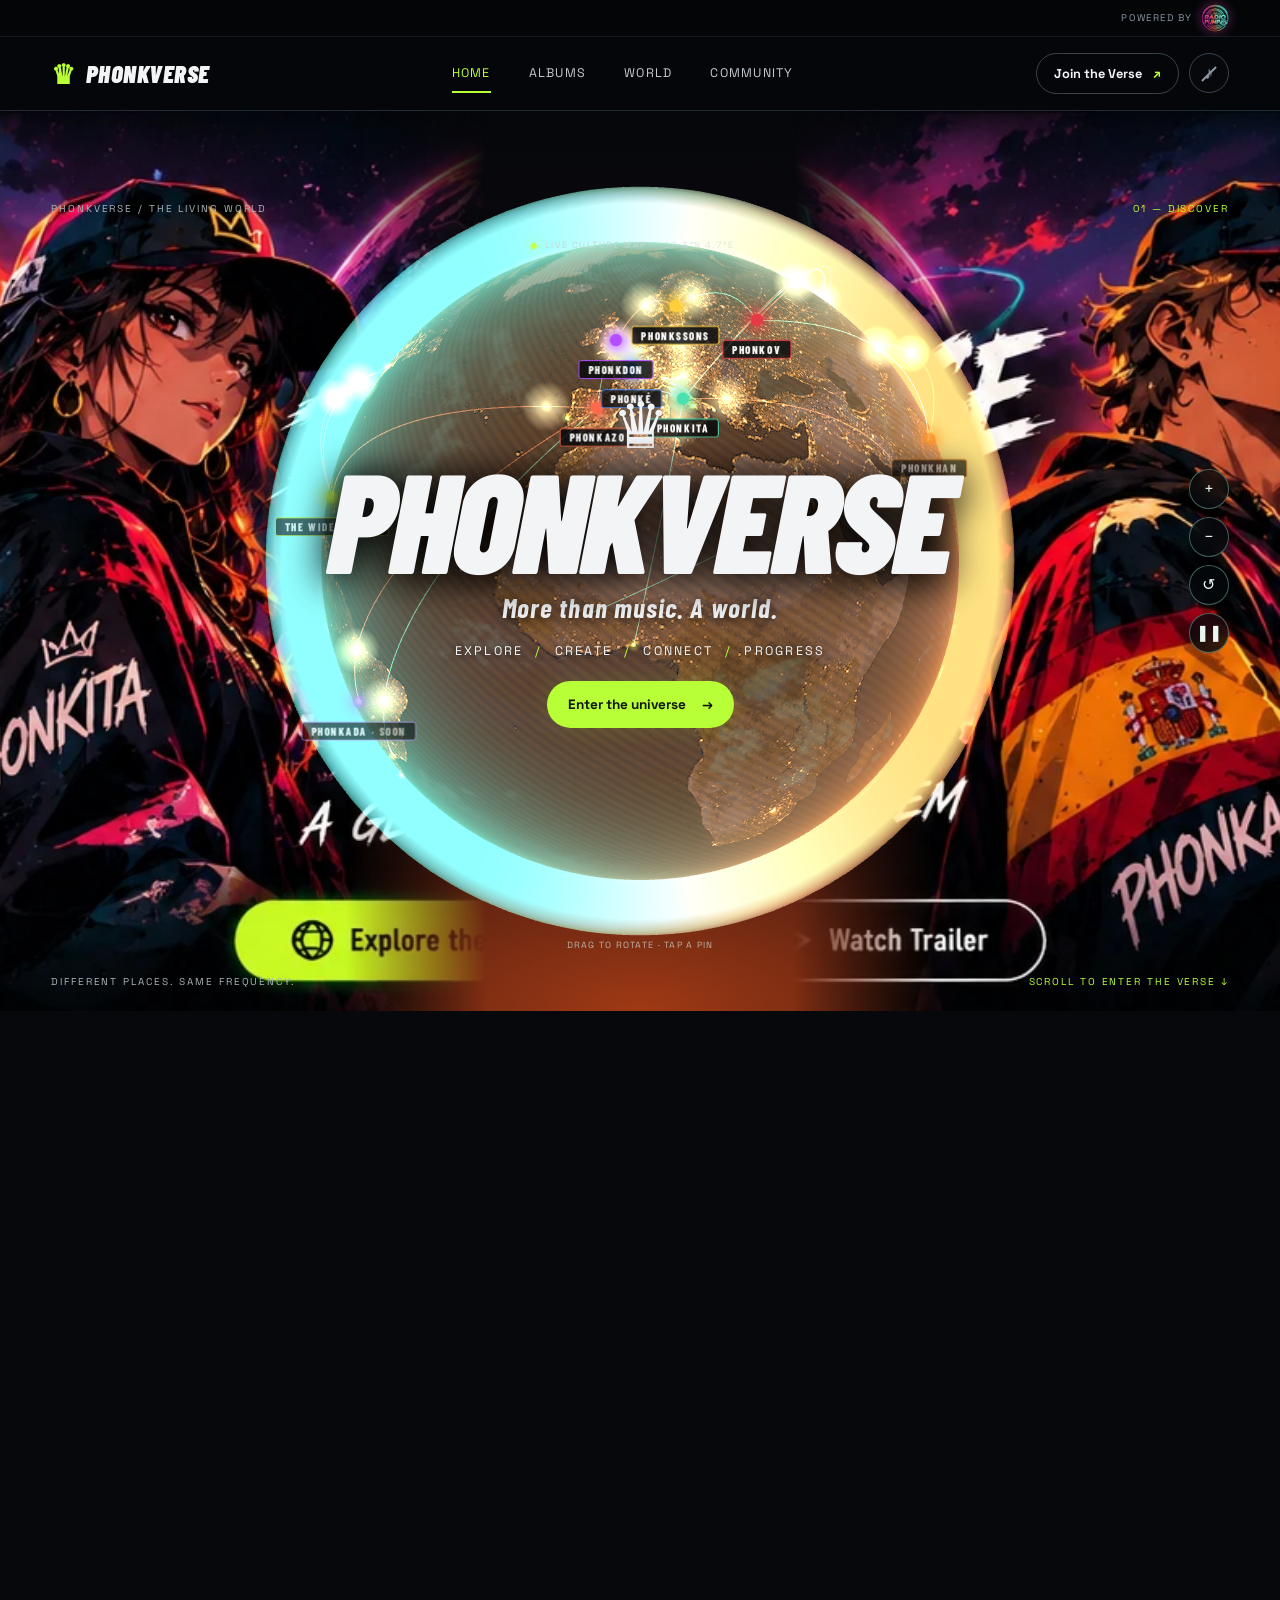
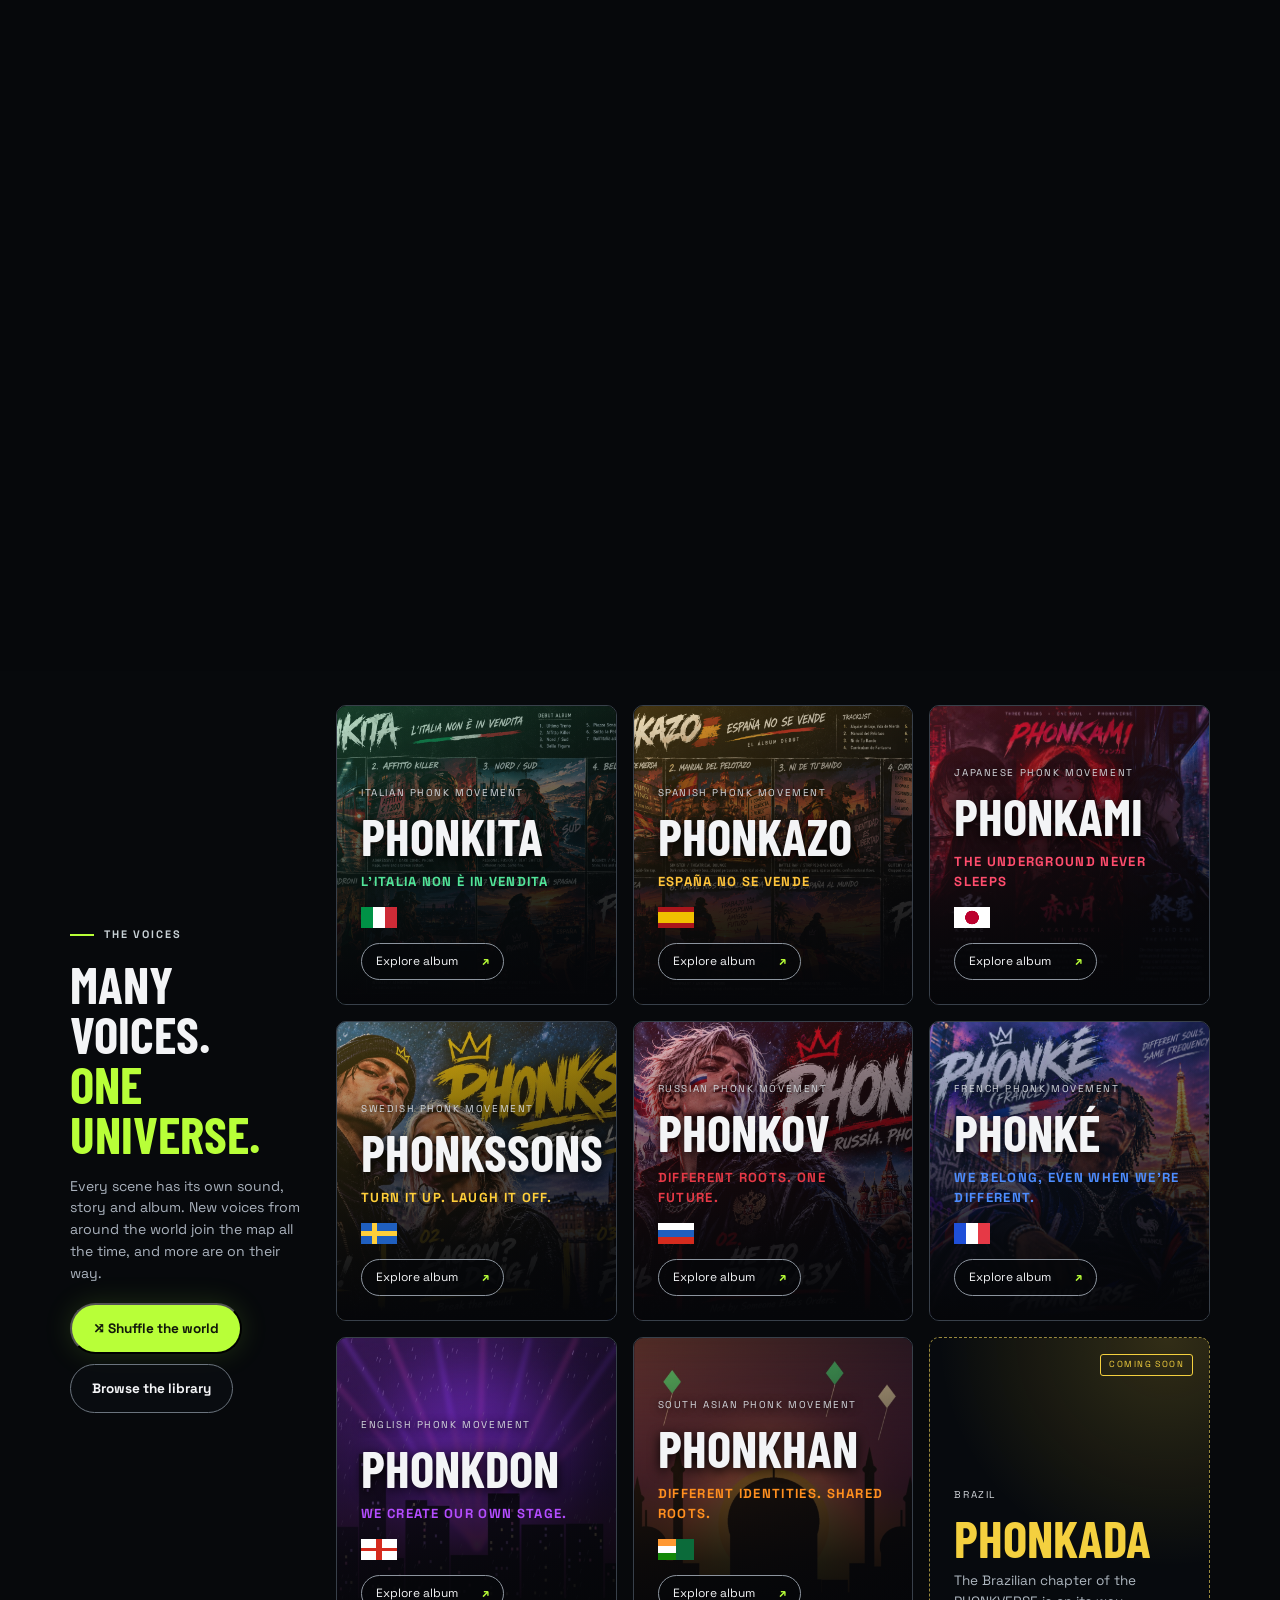
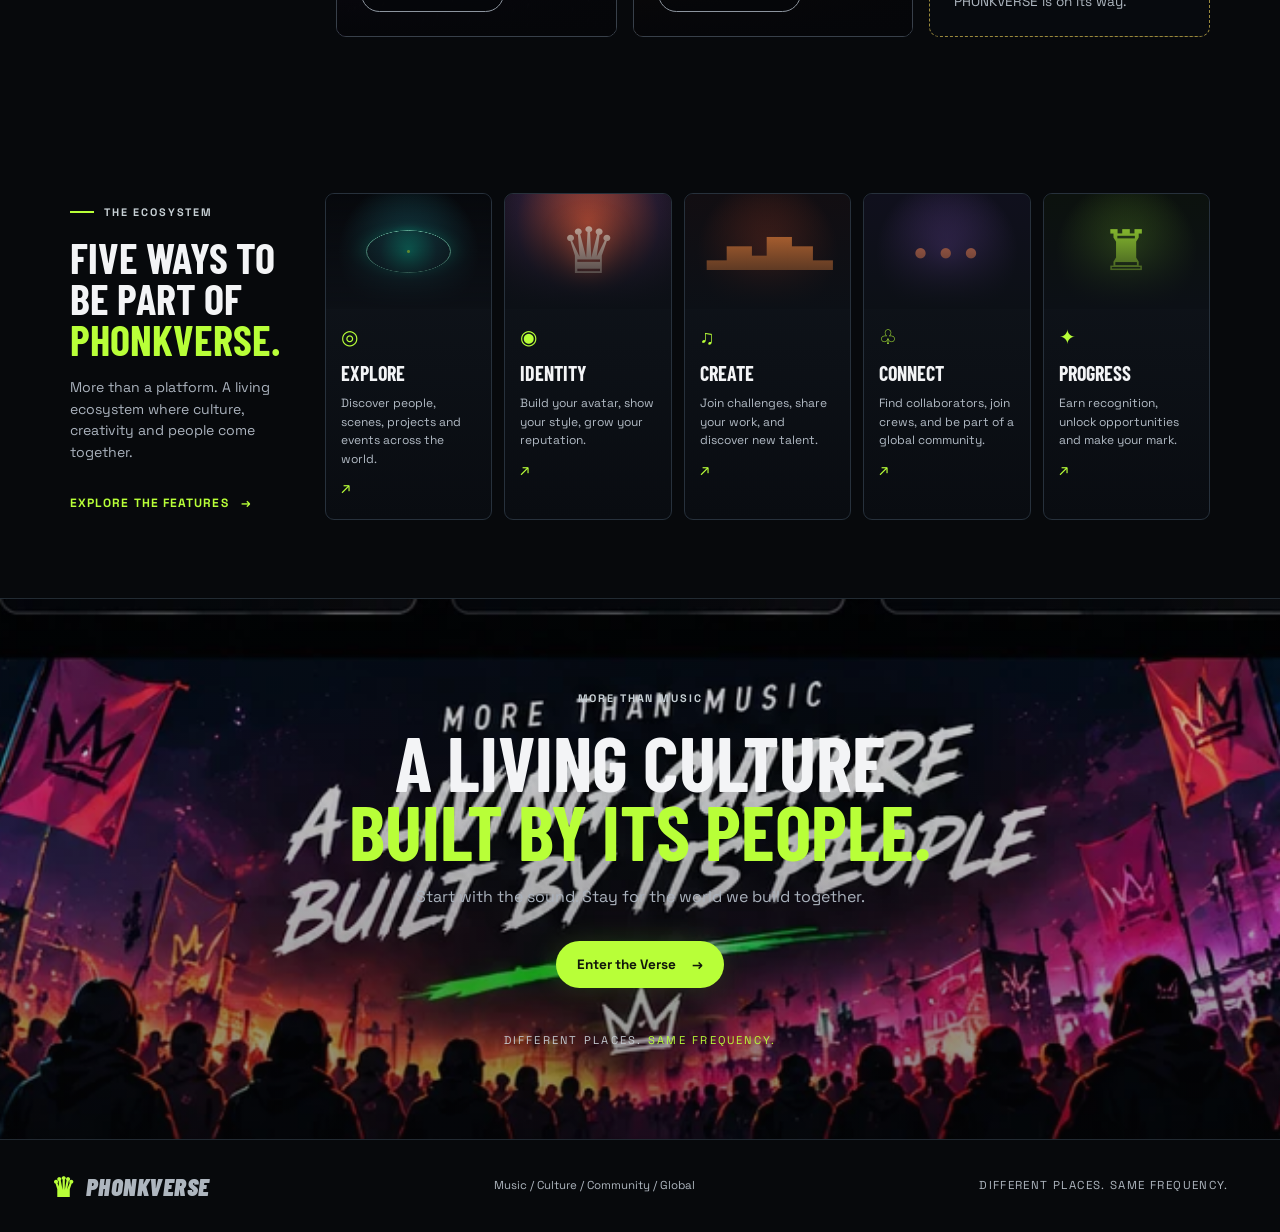
<file: index.html>
<!doctype html>
<html lang="en">
<head>
  <meta charset="utf-8">
  <meta name="viewport" content="width=device-width, initial-scale=1">
  <meta name="description" content="PHONKVERSE — more than music. A world. Discover the culture, creators and sounds connecting a new global phonk universe.">
  <title>PHONKVERSE — More Than Music. A World.</title>
    <link rel="icon" href="favicon.ico" sizes="48x48">
  <link rel="icon" href="assets/icons/icon.svg" type="image/svg+xml">
  <link rel="apple-touch-icon" href="assets/icons/apple-touch-icon.png">
  <link rel="manifest" href="manifest.webmanifest">
  <meta name="theme-color" content="#07090c">
  <meta name="mobile-web-app-capable" content="yes">
  <meta name="apple-mobile-web-app-capable" content="yes">
  <meta name="apple-mobile-web-app-title" content="PHONKVERSE">
  <meta name="apple-mobile-web-app-status-bar-style" content="black">
  <link rel="stylesheet" href="css/style.css?v=globe-14">
  <link rel="stylesheet" href="css/player.css?v=2">
</head>
<body class="home-page">
  <div class="powered-bar">
    <a class="powered-by" href="https://radiopumpo.github.io" target="_blank" rel="noopener" aria-label="Powered by Radio Pumpo">
      <span>Powered by</span><img src="assets/images/radiopumpo-logo.jpg" alt="Radio Pumpo" width="28" height="28" decoding="async">
    </a>
  </div>
  <header class="site-header">
    <a class="brand" href="index.html" aria-label="PHONKVERSE home"><span class="brand-mark">♛</span><span>PHONKVERSE</span></a>
    <button class="menu-toggle" aria-expanded="false" aria-controls="primary-nav">Menu <span>☰</span></button>
    <nav id="primary-nav" class="primary-nav">
      <a class="active" href="index.html">Home</a>
      <a href="#albums">Albums</a>
      <a href="#world">World</a>
      <a href="#community">Community</a>
    </nav>
    <a class="header-cta" href="#community">Join the Verse <span>↗</span></a>
  </header>

  <main>
    <section class="world-scroll" id="world" aria-label="Explore the PHONKVERSE globe">
      <div class="world-sticky" id="world-sticky">
        <div class="world-sky" aria-hidden="true"></div>
        <div class="world-topline"><span>PHONKVERSE / THE LIVING WORLD</span><span id="world-progress-label">01 — DISCOVER</span></div>

        <div class="avatar-art avatar-art-italy" aria-hidden="true"></div>
        <div class="avatar-art avatar-art-spain" aria-hidden="true"></div>

        <div class="globe-stage" id="globe-stage">
          <canvas id="phonkverse-globe" tabindex="0" aria-label="Interactive 3D night-view globe. Drag or use arrow keys to rotate. Pins: Phonkita, Phonkazo, The Wider Verse."></canvas>
          <div class="globe-markers"></div>
          <div class="globe-fallback" aria-hidden="true"></div>
        </div>

        <div class="world-title">
          <span class="crown" aria-hidden="true">♛</span>
          <h1>PHONKVERSE</h1>
          <p class="tagline">More than music. A world.</p>
          <p class="pillars"><span>Explore</span><i>/</i><span>Create</span><i>/</i><span>Connect</span><i>/</i><span>Progress</span></p>
          <a class="button button-lime enter-cta" href="#albums">Enter the universe <span>→</span></a>
        </div>

        <div class="globe-hud"><span class="hud-dot"></span> LIVE CULTURE MAP <span id="globe-coordinates">—</span></div>
        <div class="globe-controls" role="group" aria-label="Globe controls">
          <button type="button" id="globe-zoom-in" aria-label="Zoom in">+</button>
          <button type="button" id="globe-zoom-out" aria-label="Zoom out">−</button>
          <button type="button" id="globe-reset" aria-label="Reset globe view">↺</button>
          <button type="button" id="globe-pause" aria-label="Pause rotation" aria-pressed="false">❚❚</button>
        </div>
        <div class="globe-hint" id="globe-hint"></div>

        <div class="poi-card" id="poi-card" aria-live="polite">
          <button class="poi-close" id="poi-close" aria-label="Close location details">×</button>
          <span class="poi-kicker">PHONKVERSE PIN / <span id="poi-region">EUROPE</span></span>
          <h3 id="poi-title"></h3><p id="poi-description"></p><a id="poi-link" href="#albums"></a>
        </div>
        <div class="world-bottomline"><span>DIFFERENT PLACES. SAME FREQUENCY.</span><span>SCROLL TO ENTER THE VERSE ↓</span></div>
      </div>
    </section>

    <section id="albums" class="section voices-section" aria-labelledby="voices-title">
      <div class="section-intro albums-intro">
        <p class="eyebrow"><span class="eyebrow-line"></span> THE VOICES</p>
        <h2 id="voices-title">Many voices.<br><span>One universe.</span></h2>
        <p>Every scene has its own sound, story and album. New voices from around the world join the map all the time, and more are on their way.</p>
      </div>
      <div class="voices-grid" id="voices-grid"></div>
    </section>

    <section id="ecosystem" class="section ecosystem-section">
      <div class="section-intro">
        <p class="eyebrow"><span class="eyebrow-line"></span> THE ECOSYSTEM</p>
        <h2>Five ways to be part of <span>PHONKVERSE.</span></h2>
        <p>More than a platform. A living ecosystem where culture, creativity and people come together.</p>
        <a class="text-link" href="#community">Explore the features <span>→</span></a>
      </div>
      <div class="feature-grid">
        <article class="feature-card feature-explore"><div class="feature-art art-globe"><span class="mini-orbit"></span></div><div class="feature-icon">◎</div><h3>Explore</h3><p>Discover people, scenes, projects and events across the world.</p><span class="card-arrow">↗</span></article>
        <article class="feature-card"><div class="feature-art art-identity"><span class="avatar-symbol">♛</span></div><div class="feature-icon">◉</div><h3>Identity</h3><p>Build your avatar, show your style, grow your reputation.</p><span class="card-arrow">↗</span></article>
        <article class="feature-card"><div class="feature-art art-create"><span class="waveform">▂▅▃▇▅▂</span></div><div class="feature-icon">♫</div><h3>Create</h3><p>Join challenges, share your work, and discover new talent.</p><span class="card-arrow">↗</span></article>
        <article class="feature-card"><div class="feature-art art-connect"><span class="crew-symbol">● ● ●</span></div><div class="feature-icon">♧</div><h3>Connect</h3><p>Find collaborators, join crews, and be part of a global community.</p><span class="card-arrow">↗</span></article>
        <article class="feature-card"><div class="feature-art art-progress"><span class="trophy-symbol">♜</span></div><div class="feature-icon">✦</div><h3>Progress</h3><p>Earn recognition, unlock opportunities and make your mark.</p><span class="card-arrow">↗</span></article>
      </div>
    </section>

    <section id="community" class="community-banner">
      <div class="community-orbit" aria-hidden="true"></div>
      <p class="eyebrow">MORE THAN MUSIC</p>
      <h2>A living culture<br><em>built by its people.</em></h2>
      <p>Start with the sound. Stay for the world we build together.</p>
      <a class="button button-lime" href="phonkita.html">Enter the Verse <span>→</span></a>
      <div class="community-note">DIFFERENT PLACES. <span>SAME FREQUENCY.</span></div>
    </section>
  </main>

  <footer class="site-footer"><a class="brand" href="index.html"><span class="brand-mark">♛</span><span>PHONKVERSE</span></a><p>Music / Culture / Community / Global</p><span class="footer-motto">DIFFERENT PLACES. SAME FREQUENCY.</span></footer>
  <script src="js/main.js"></script>
  <script type="module" src="js/shell/index.js"></script>
  <script src="js/bgm.js"></script>
  <script src="js/pwa.js"></script>
</body>
</html>
</file>
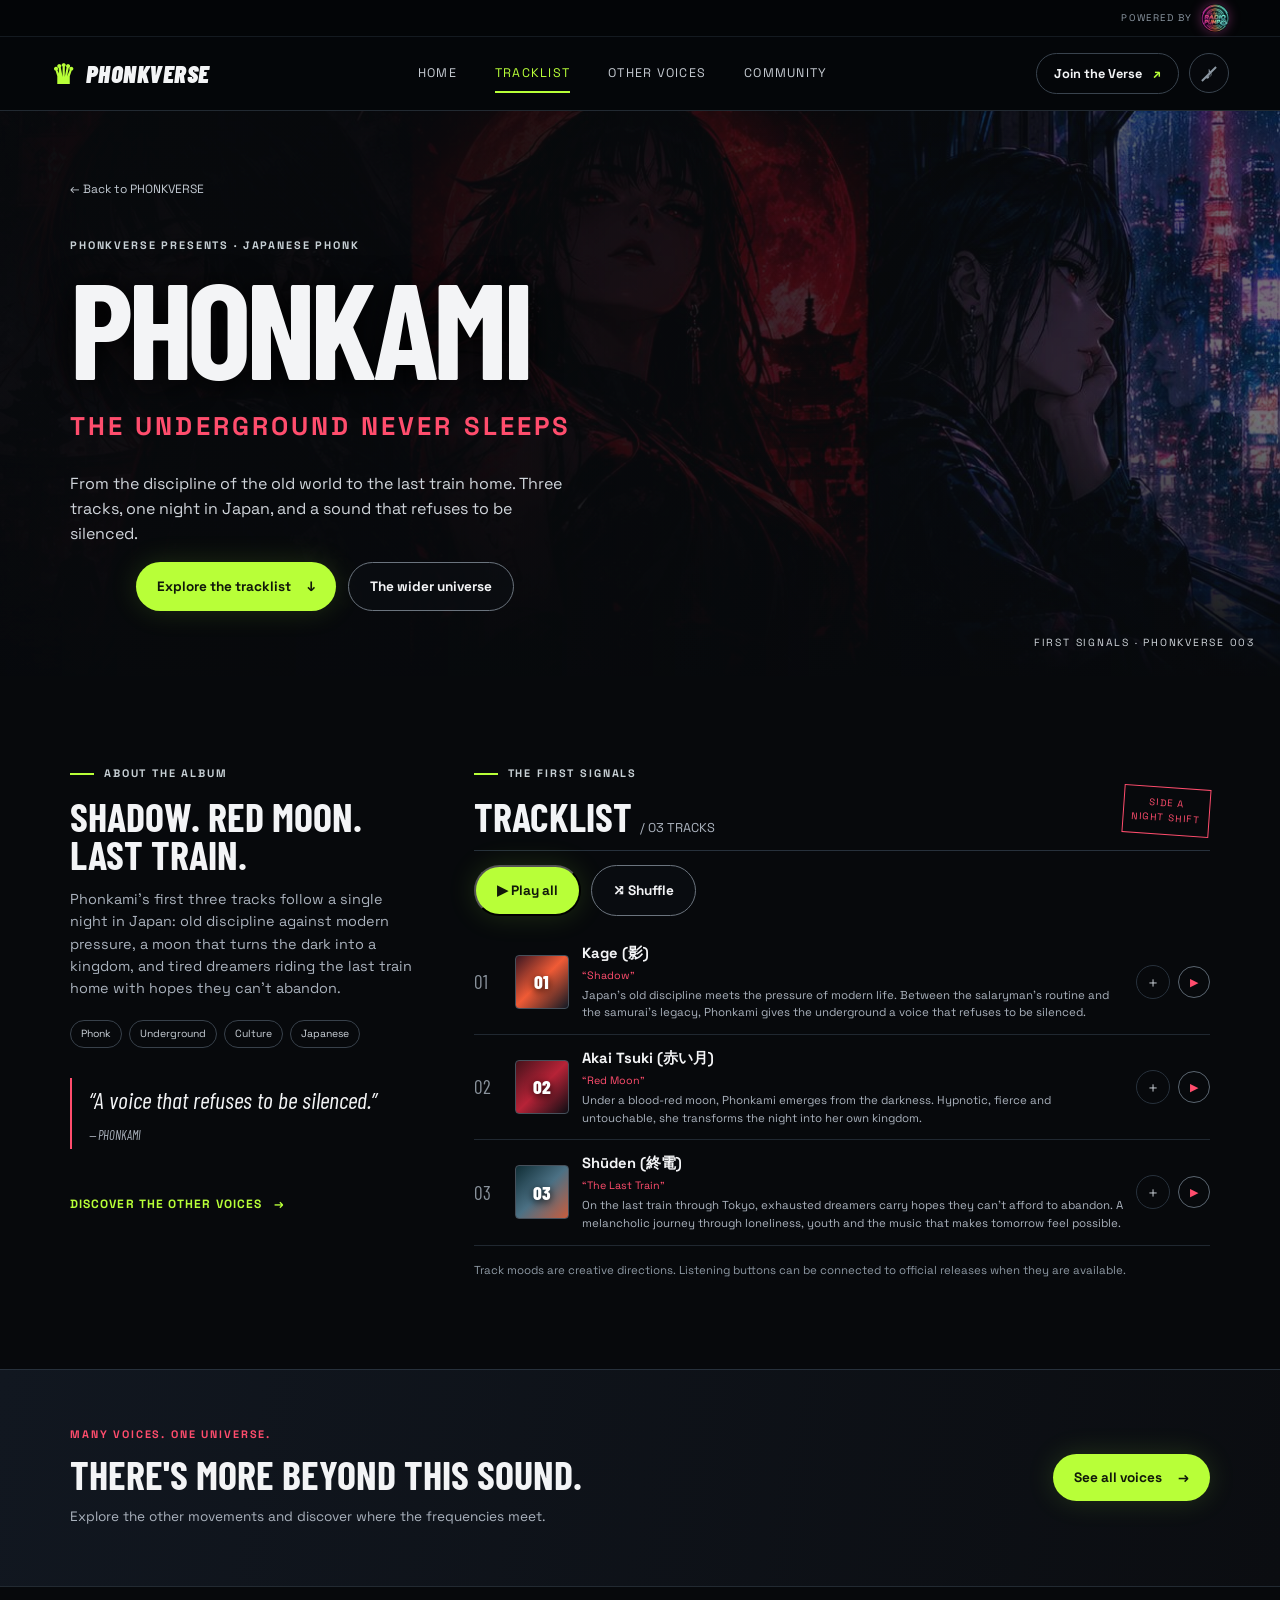
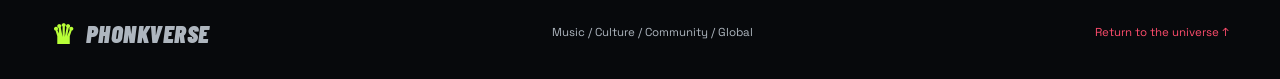
<file: phonkami.html>
<!doctype html>
<html lang="en">
<head>
  <meta charset="utf-8">
  <meta name="viewport" content="width=device-width, initial-scale=1">
  <meta name="description" content="Phonkami — the Japanese underground phonk movement. Shadow, red moon and the last train.">
  <title>PHONKAMI — The underground never sleeps | PHONKVERSE</title>
    <link rel="icon" href="favicon.ico" sizes="48x48">
  <link rel="icon" href="assets/icons/icon.svg" type="image/svg+xml">
  <link rel="apple-touch-icon" href="assets/icons/apple-touch-icon.png">
  <link rel="manifest" href="manifest.webmanifest">
  <meta name="theme-color" content="#07090c">
  <meta name="mobile-web-app-capable" content="yes">
  <meta name="apple-mobile-web-app-capable" content="yes">
  <meta name="apple-mobile-web-app-title" content="PHONKVERSE">
  <meta name="apple-mobile-web-app-status-bar-style" content="black">
  <link rel="stylesheet" href="css/style.css?v=globe-14">
  <link rel="stylesheet" href="css/player.css?v=2">
</head>
<body class="album-page japan-theme">
  <div class="powered-bar">
    <a class="powered-by" href="https://radiopumpo.github.io" target="_blank" rel="noopener" aria-label="Powered by Radio Pumpo">
      <span>Powered by</span><img src="assets/images/radiopumpo-logo.jpg" alt="Radio Pumpo" width="28" height="28" decoding="async">
    </a>
  </div>
  <header class="site-header">
    <a class="brand" href="index.html" aria-label="PHONKVERSE home"><span class="brand-mark">♛</span><span>PHONKVERSE</span></a>
    <button class="menu-toggle" aria-expanded="false" aria-controls="primary-nav">Menu <span>☰</span></button>
    <nav id="primary-nav" class="primary-nav"><a href="index.html">Home</a><a class="active" href="#tracklist">Tracklist</a><a href="index.html#albums">Other voices</a><a href="index.html#community">Community</a></nav>
    <a class="header-cta" href="index.html#community">Join the Verse <span>↗</span></a>
  </header>
  <main>
    <section class="album-hero">
      <div class="album-hero-art"></div><div class="album-hero-shade"></div>
      <div class="album-hero-content">
        <a class="back-link" href="index.html#albums">← Back to PHONKVERSE</a>
        <p class="eyebrow">PHONKVERSE PRESENTS · JAPANESE PHONK</p>
        <h1>PHONKAMI</h1><p class="album-slogan">THE UNDERGROUND NEVER SLEEPS</p>
        <p class="album-lede">From the discipline of the old world to the last train home. Three tracks, one night in Japan, and a sound that refuses to be silenced.</p>
        <div class="hero-actions"><a class="button button-lime" href="#tracklist">Explore the tracklist <span>↓</span></a><a class="button button-ghost" href="index.html">The wider universe</a></div>
      </div>
      <span class="album-edition">FIRST SIGNALS · PHONKVERSE 003</span>
    </section>
    <section class="section album-details">
      <div class="album-about">
        <p class="eyebrow"><span class="eyebrow-line"></span> ABOUT THE ALBUM</p>
        <h2>Shadow. Red moon. Last train.</h2><p>Phonkami’s first three tracks follow a single night in Japan: old discipline against modern pressure, a moon that turns the dark into a kingdom, and tired dreamers riding the last train home with hopes they can’t abandon.</p>
        <div class="tag-list"><span>Phonk</span><span>Underground</span><span>Culture</span><span>Japanese</span></div>
        <blockquote>“A voice that refuses to be silenced.”<cite>— PHONKAMI</cite></blockquote>
        <a class="text-link" href="index.html#albums">Discover the other voices <span>→</span></a>
      </div>
      <div class="tracklist-wrap" id="tracklist">
        <div class="tracklist-heading"><div><p class="eyebrow"><span class="eyebrow-line"></span> THE FIRST SIGNALS</p><h2>Tracklist <span> / 03 tracks</span></h2></div><span class="tracklist-stamp">SIDE A<br>NIGHT SHIFT</span></div>
        <div class="tracklist"><article class="track-row"><div class="track-number">01</div><div class="track-art track-art-1"><span>01</span></div><div class="track-info"><h3><a class="track-link" href="song.html?a=phonkami&amp;t=01">Kage (影)</a></h3><p class="track-mood">“Shadow”</p><p class="track-desc">Japan's old discipline meets the pressure of modern life. Between the salaryman's routine and the samurai's legacy, Phonkami gives the underground a voice that refuses to be silenced.</p></div><button class="track-action" type="button" data-src="assets/songs/phonkami/01-kage.mp3" aria-label="Listening link for Ultimo Treno" title="Add an official listening link when available">▶</button></article>
<article class="track-row"><div class="track-number">02</div><div class="track-art track-art-2"><span>02</span></div><div class="track-info"><h3><a class="track-link" href="song.html?a=phonkami&amp;t=02">Akai Tsuki (赤い月)</a></h3><p class="track-mood">“Red Moon”</p><p class="track-desc">Under a blood-red moon, Phonkami emerges from the darkness. Hypnotic, fierce and untouchable, she transforms the night into her own kingdom.</p></div><button class="track-action" type="button" data-src="assets/songs/phonkami/02-akai-tsuki.mp3" aria-label="Listening link for Ultimo Treno" title="Add an official listening link when available">▶</button></article>
<article class="track-row"><div class="track-number">03</div><div class="track-art track-art-3"><span>03</span></div><div class="track-info"><h3><a class="track-link" href="song.html?a=phonkami&amp;t=03">Shūden (終電)</a></h3><p class="track-mood">“The Last Train”</p><p class="track-desc">On the last train through Tokyo, exhausted dreamers carry hopes they can't afford to abandon. A melancholic journey through loneliness, youth and the music that makes tomorrow feel possible.</p></div><button class="track-action" type="button" data-src="assets/songs/phonkami/03-shuden.mp3" aria-label="Listening link for Ultimo Treno" title="Add an official listening link when available">▶</button></article></div>
        <p class="track-note">Track moods are creative directions. Listening buttons can be connected to official releases when they are available.</p>
      </div>
    </section>
    <section class="other-album-cta">
      <div><p class="eyebrow">MANY VOICES. ONE UNIVERSE.</p><h2>There's more beyond this sound.</h2><p>Explore the other movements and discover where the frequencies meet.</p></div>
      <a class="button button-lime" href="index.html#albums">See all voices <span>→</span></a>
    </section>
  </main>
  <footer class="site-footer"><a class="brand" href="index.html"><span class="brand-mark">♛</span><span>PHONKVERSE</span></a><p>Music / Culture / Community / Global</p><a class="footer-home" href="index.html">Return to the universe ↑</a></footer>
  <script src="js/main.js"></script>
  <script type="module" src="js/shell/index.js"></script>
  <script src="js/bgm.js"></script>
  <script src="js/pwa.js"></script>
</body>
</html>
</file>
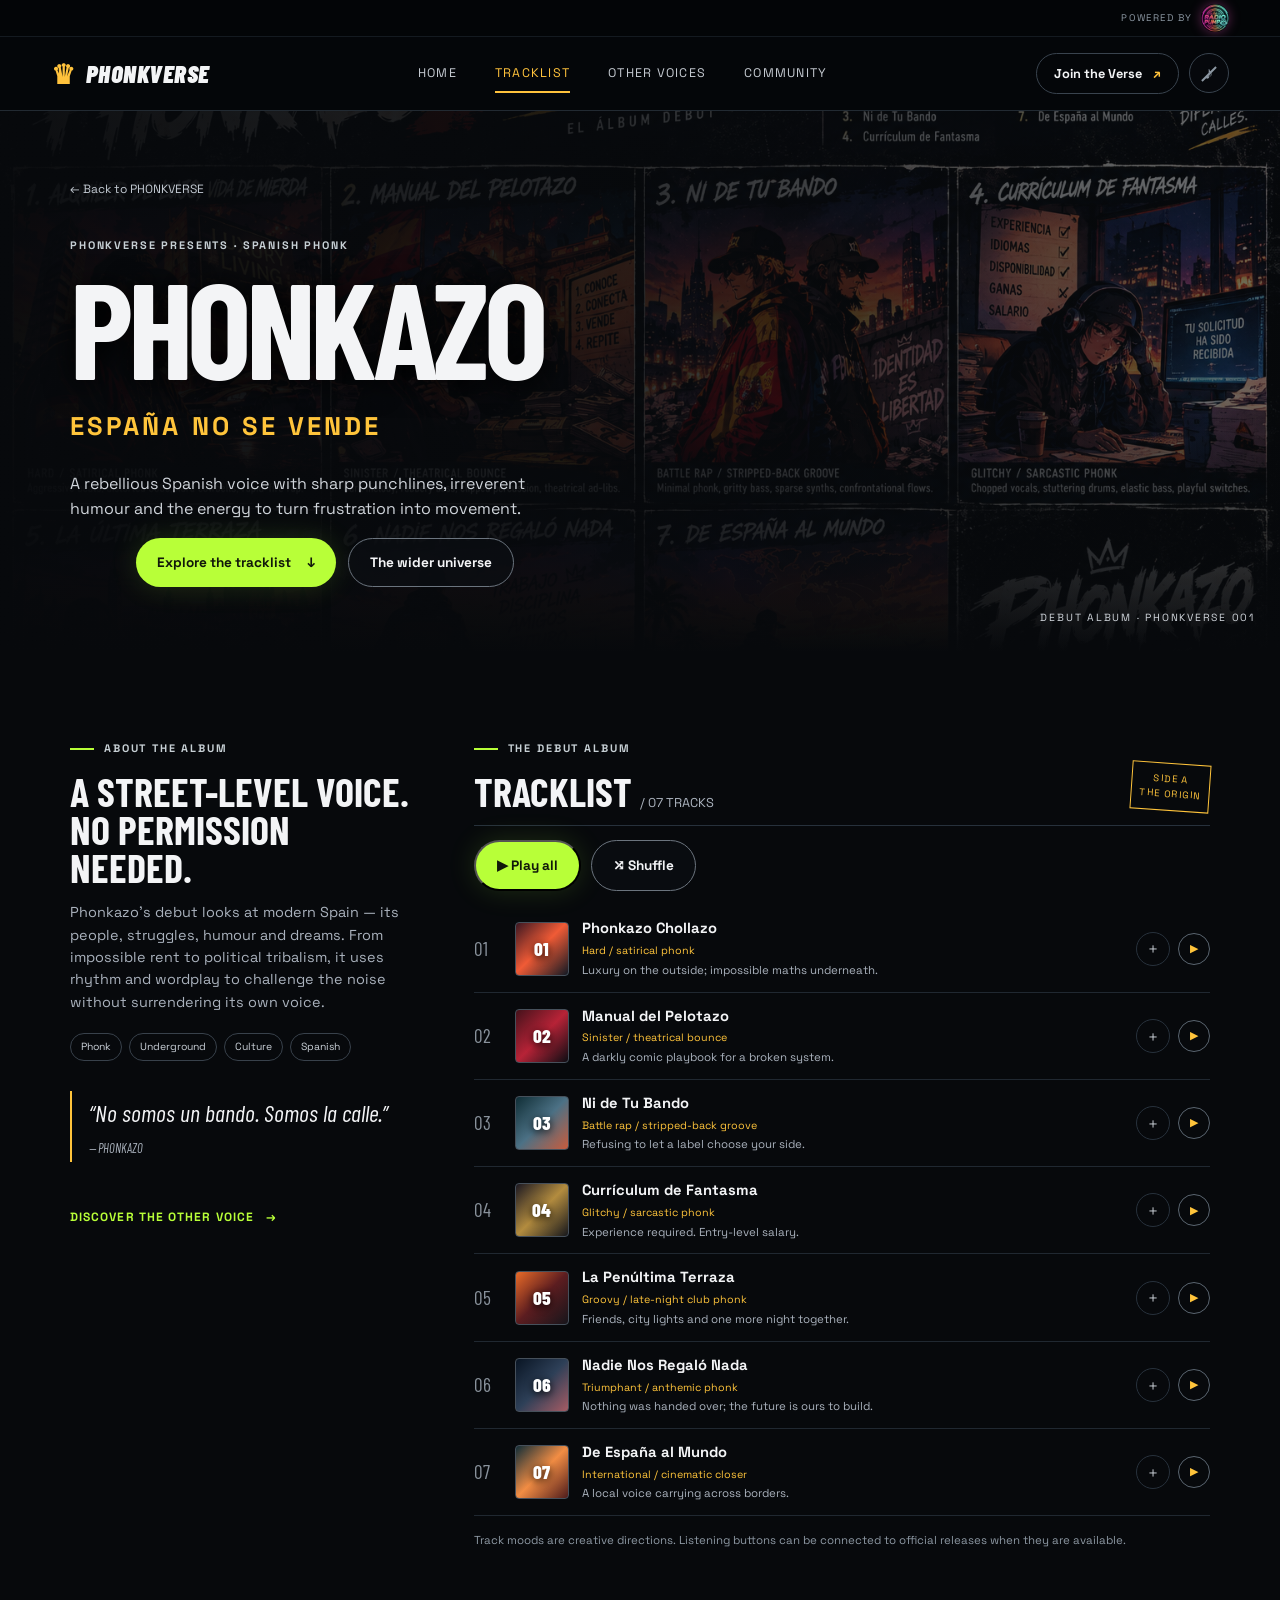
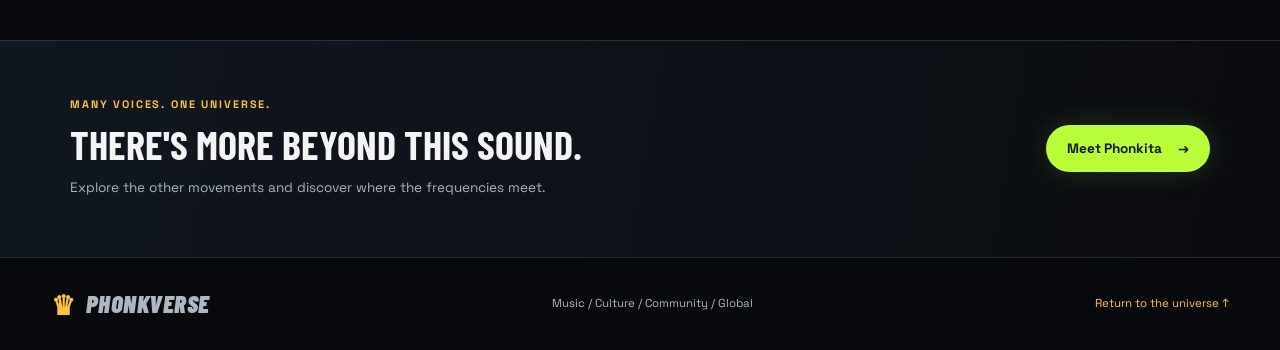
<file: phonkazo.html>
<!doctype html>
<html lang="en">
<head>
  <meta charset="utf-8">
  <meta name="viewport" content="width=device-width, initial-scale=1">
  <meta name="description" content="Phonkazo — a Spanish underground phonk movement. España no se vende.">
  <title>PHONKAZO — España no se vende | PHONKVERSE</title>
    <link rel="icon" href="favicon.ico" sizes="48x48">
  <link rel="icon" href="assets/icons/icon.svg" type="image/svg+xml">
  <link rel="apple-touch-icon" href="assets/icons/apple-touch-icon.png">
  <link rel="manifest" href="manifest.webmanifest">
  <meta name="theme-color" content="#07090c">
  <meta name="mobile-web-app-capable" content="yes">
  <meta name="apple-mobile-web-app-capable" content="yes">
  <meta name="apple-mobile-web-app-title" content="PHONKVERSE">
  <meta name="apple-mobile-web-app-status-bar-style" content="black">
  <link rel="stylesheet" href="css/style.css?v=globe-14">
  <link rel="stylesheet" href="css/player.css?v=2">
</head>
<body class="album-page spain-theme">
  <div class="powered-bar">
    <a class="powered-by" href="https://radiopumpo.github.io" target="_blank" rel="noopener" aria-label="Powered by Radio Pumpo">
      <span>Powered by</span><img src="assets/images/radiopumpo-logo.jpg" alt="Radio Pumpo" width="28" height="28" decoding="async">
    </a>
  </div>
  <header class="site-header">
    <a class="brand" href="index.html" aria-label="PHONKVERSE home"><span class="brand-mark">♛</span><span>PHONKVERSE</span></a>
    <button class="menu-toggle" aria-expanded="false" aria-controls="primary-nav">Menu <span>☰</span></button>
    <nav id="primary-nav" class="primary-nav"><a href="index.html">Home</a><a class="active" href="#tracklist">Tracklist</a><a href="index.html#albums">Other voices</a><a href="index.html#community">Community</a></nav>
    <a class="header-cta" href="index.html#community">Join the Verse <span>↗</span></a>
  </header>
  <main>
    <section class="album-hero">
      <div class="album-hero-art"></div><div class="album-hero-shade"></div>
      <div class="album-hero-content">
        <a class="back-link" href="index.html#albums">← Back to PHONKVERSE</a>
        <p class="eyebrow">PHONKVERSE PRESENTS · SPANISH PHONK</p>
        <h1>PHONKAZO</h1><p class="album-slogan">ESPAÑA NO SE VENDE</p>
        <p class="album-lede">A rebellious Spanish voice with sharp punchlines, irreverent humour and the energy to turn frustration into movement.</p>
        <div class="hero-actions"><a class="button button-lime" href="#tracklist">Explore the tracklist <span>↓</span></a><a class="button button-ghost" href="index.html">The wider universe</a></div>
      </div>
      <span class="album-edition">DEBUT ALBUM · PHONKVERSE 001</span>
    </section>
    <section class="section album-details">
      <div class="album-about">
        <p class="eyebrow"><span class="eyebrow-line"></span> ABOUT THE ALBUM</p>
        <h2>A street-level voice. No permission needed.</h2><p>Phonkazo’s debut looks at modern Spain — its people, struggles, humour and dreams. From impossible rent to political tribalism, it uses rhythm and wordplay to challenge the noise without surrendering its own voice.</p>
        <div class="tag-list"><span>Phonk</span><span>Underground</span><span>Culture</span><span>Spanish</span></div>
        <blockquote>“No somos un bando. Somos la calle.”<cite>— PHONKAZO</cite></blockquote>
        <a class="text-link" href="index.html#albums">Discover the other voice <span>→</span></a>
      </div>
      <div class="tracklist-wrap" id="tracklist">
        <div class="tracklist-heading"><div><p class="eyebrow"><span class="eyebrow-line"></span> THE DEBUT ALBUM</p><h2>Tracklist <span> / 07 tracks</span></h2></div><span class="tracklist-stamp">SIDE A<br>THE ORIGIN</span></div>
        <div class="tracklist"><article class="track-row"><div class="track-number">01</div><div class="track-art track-art-1"><span>01</span></div><div class="track-info"><h3><a class="track-link" href="song.html?a=phonkazo&amp;t=01">Phonkazo Chollazo</a></h3><p class="track-mood">Hard / satirical phonk</p><p class="track-desc">Luxury on the outside; impossible maths underneath.</p></div><button class="track-action" type="button" data-src="assets/songs/phonkazo/01-phonkazo-chollazo.mp3" aria-label="Listening link for Phonkazo Chollazo" title="Add an official listening link when available">▶</button></article>
<article class="track-row"><div class="track-number">02</div><div class="track-art track-art-2"><span>02</span></div><div class="track-info"><h3><a class="track-link" href="song.html?a=phonkazo&amp;t=02">Manual del Pelotazo</a></h3><p class="track-mood">Sinister / theatrical bounce</p><p class="track-desc">A darkly comic playbook for a broken system.</p></div><button class="track-action" type="button" data-src="assets/songs/phonkazo/02-manual-del-pelotazo.mp3" aria-label="Listening link for Manual del Pelotazo" title="Add an official listening link when available">▶</button></article>
<article class="track-row"><div class="track-number">03</div><div class="track-art track-art-3"><span>03</span></div><div class="track-info"><h3><a class="track-link" href="song.html?a=phonkazo&amp;t=03">Ni de Tu Bando</a></h3><p class="track-mood">Battle rap / stripped-back groove</p><p class="track-desc">Refusing to let a label choose your side.</p></div><button class="track-action" type="button" data-src="assets/songs/phonkazo/03-ni-de-tu-bando.mp3" aria-label="Listening link for Ni de Tu Bando" title="Add an official listening link when available">▶</button></article>
<article class="track-row"><div class="track-number">04</div><div class="track-art track-art-4"><span>04</span></div><div class="track-info"><h3><a class="track-link" href="song.html?a=phonkazo&amp;t=04">Currículum de Fantasma</a></h3><p class="track-mood">Glitchy / sarcastic phonk</p><p class="track-desc">Experience required. Entry-level salary.</p></div><button class="track-action" type="button" data-src="assets/songs/phonkazo/04-curriculum-de-fantasma.mp3" aria-label="Listening link for Currículum de Fantasma" title="Add an official listening link when available">▶</button></article>
<article class="track-row"><div class="track-number">05</div><div class="track-art track-art-5"><span>05</span></div><div class="track-info"><h3><a class="track-link" href="song.html?a=phonkazo&amp;t=05">La Penúltima Terraza</a></h3><p class="track-mood">Groovy / late-night club phonk</p><p class="track-desc">Friends, city lights and one more night together.</p></div><button class="track-action" type="button" data-src="assets/songs/phonkazo/05-la-penultima-terraza.mp3" aria-label="Listening link for La Penúltima Terraza" title="Add an official listening link when available">▶</button></article>
<article class="track-row"><div class="track-number">06</div><div class="track-art track-art-6"><span>06</span></div><div class="track-info"><h3><a class="track-link" href="song.html?a=phonkazo&amp;t=06">Nadie Nos Regaló Nada</a></h3><p class="track-mood">Triumphant / anthemic phonk</p><p class="track-desc">Nothing was handed over; the future is ours to build.</p></div><button class="track-action" type="button" data-src="assets/songs/phonkazo/06-nadie-nos-regalo-nada.mp3" aria-label="Listening link for Nadie Nos Regaló Nada" title="Add an official listening link when available">▶</button></article>
<article class="track-row"><div class="track-number">07</div><div class="track-art track-art-7"><span>07</span></div><div class="track-info"><h3><a class="track-link" href="song.html?a=phonkazo&amp;t=07">De España al Mundo</a></h3><p class="track-mood">International / cinematic closer</p><p class="track-desc">A local voice carrying across borders.</p></div><button class="track-action" type="button" data-src="assets/songs/phonkazo/07-de-espana-al-mundo.mp3" aria-label="Listening link for De España al Mundo" title="Add an official listening link when available">▶</button></article></div>
        <p class="track-note">Track moods are creative directions. Listening buttons can be connected to official releases when they are available.</p>
      </div>
    </section>
    <section class="other-album-cta">
      <div><p class="eyebrow">MANY VOICES. ONE UNIVERSE.</p><h2>There's more beyond this sound.</h2><p>Explore the other movements and discover where the frequencies meet.</p></div>
      <a class="button button-lime" href="phonkita.html">Meet Phonkita <span>→</span></a>
    </section>
  </main>
  <footer class="site-footer"><a class="brand" href="index.html"><span class="brand-mark">♛</span><span>PHONKVERSE</span></a><p>Music / Culture / Community / Global</p><a class="footer-home" href="index.html">Return to the universe ↑</a></footer>
  <script src="js/main.js"></script>
  <script type="module" src="js/shell/index.js"></script>
  <script src="js/bgm.js"></script>
  <script src="js/pwa.js"></script>
</body>
</html>
</file>
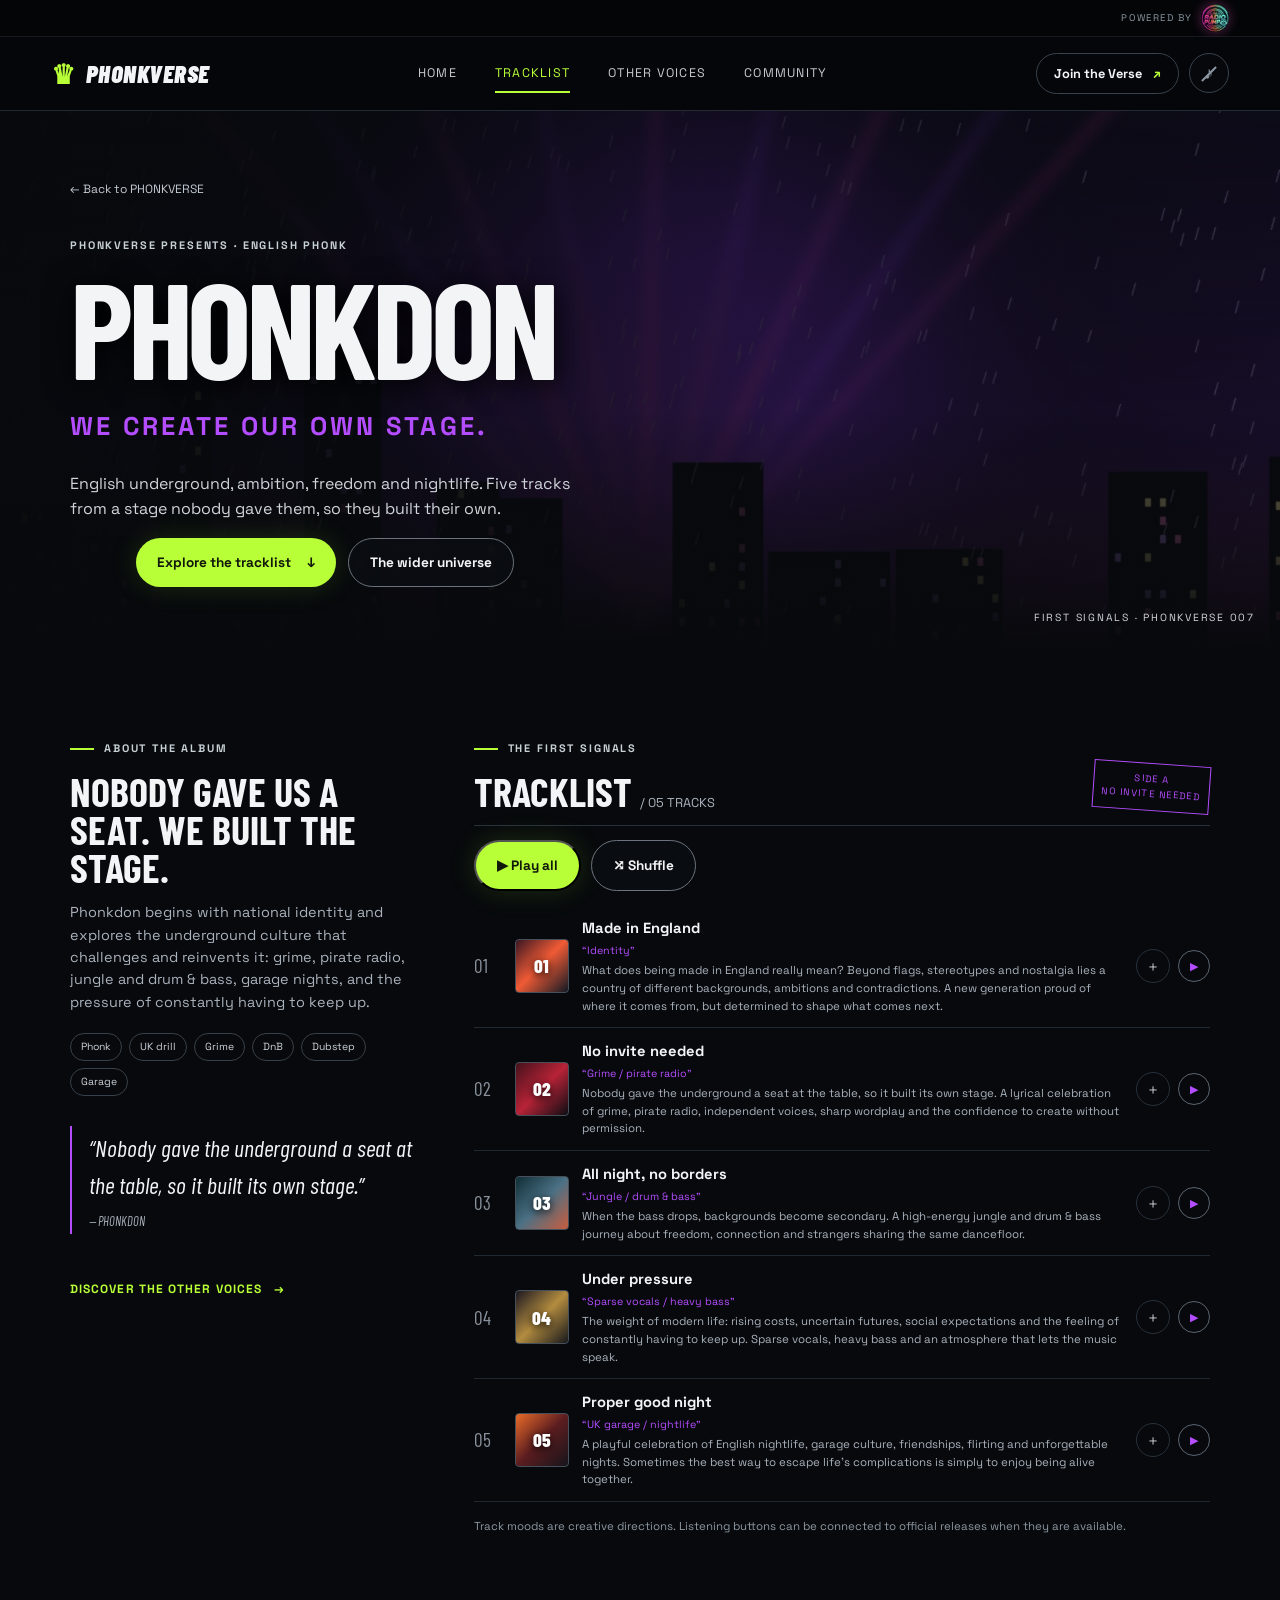
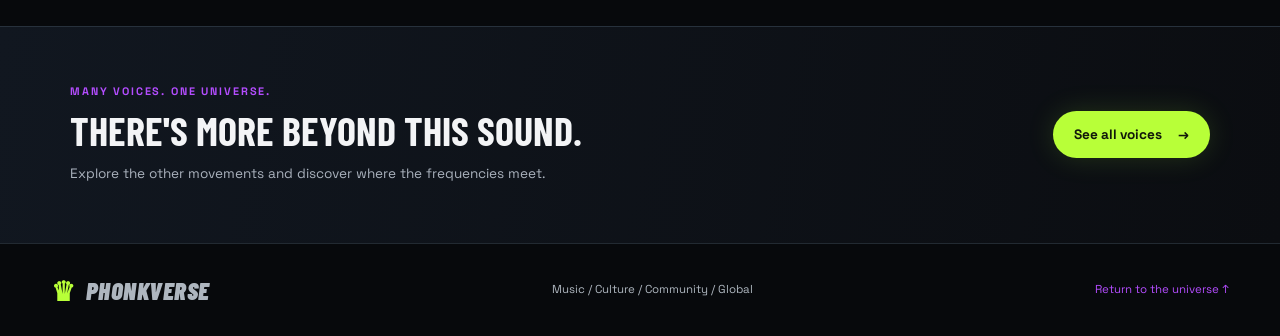
<file: phonkdon.html>
<!doctype html>
<html lang="en">
<head>
  <meta charset="utf-8">
  <meta name="viewport" content="width=device-width, initial-scale=1">
  <meta name="description" content="Phonkdon — English phonk. English underground, ambition, freedom and nightlife.">
  <title>PHONKDON — We create our own stage. | PHONKVERSE</title>
    <link rel="icon" href="favicon.ico" sizes="48x48">
  <link rel="icon" href="assets/icons/icon.svg" type="image/svg+xml">
  <link rel="apple-touch-icon" href="assets/icons/apple-touch-icon.png">
  <link rel="manifest" href="manifest.webmanifest">
  <meta name="theme-color" content="#07090c">
  <meta name="mobile-web-app-capable" content="yes">
  <meta name="apple-mobile-web-app-capable" content="yes">
  <meta name="apple-mobile-web-app-title" content="PHONKVERSE">
  <meta name="apple-mobile-web-app-status-bar-style" content="black">
  <link rel="stylesheet" href="css/style.css?v=globe-14">
  <link rel="stylesheet" href="css/player.css?v=2">
</head>
<body class="album-page england-theme">
  <div class="powered-bar">
    <a class="powered-by" href="https://radiopumpo.github.io" target="_blank" rel="noopener" aria-label="Powered by Radio Pumpo">
      <span>Powered by</span><img src="assets/images/radiopumpo-logo.jpg" alt="Radio Pumpo" width="28" height="28" decoding="async">
    </a>
  </div>
  <header class="site-header">
    <a class="brand" href="index.html" aria-label="PHONKVERSE home"><span class="brand-mark">♛</span><span>PHONKVERSE</span></a>
    <button class="menu-toggle" aria-expanded="false" aria-controls="primary-nav">Menu <span>☰</span></button>
    <nav id="primary-nav" class="primary-nav"><a href="index.html">Home</a><a class="active" href="#tracklist">Tracklist</a><a href="index.html#albums">Other voices</a><a href="index.html#community">Community</a></nav>
    <a class="header-cta" href="index.html#community">Join the Verse <span>↗</span></a>
  </header>
  <main>
    <section class="album-hero">
      <div class="album-hero-art"></div><div class="album-hero-shade"></div>
      <div class="album-hero-content">
        <a class="back-link" href="index.html#albums">← Back to PHONKVERSE</a>
        <p class="eyebrow">PHONKVERSE PRESENTS · ENGLISH PHONK</p>
        <h1>PHONKDON</h1><p class="album-slogan">WE CREATE OUR OWN STAGE.</p>
        <p class="album-lede">English underground, ambition, freedom and nightlife. Five tracks from a stage nobody gave them, so they built their own.</p>
        <div class="hero-actions"><a class="button button-lime" href="#tracklist">Explore the tracklist <span>↓</span></a><a class="button button-ghost" href="index.html">The wider universe</a></div>
      </div>
      <span class="album-edition">FIRST SIGNALS · PHONKVERSE 007</span>
    </section>
    <section class="section album-details">
      <div class="album-about">
        <p class="eyebrow"><span class="eyebrow-line"></span> ABOUT THE ALBUM</p>
        <h2>Nobody gave us a seat. We built the stage.</h2><p>Phonkdon begins with national identity and explores the underground culture that challenges and reinvents it: grime, pirate radio, jungle and drum & bass, garage nights, and the pressure of constantly having to keep up.</p>
        <div class="tag-list"><span>Phonk</span><span>UK drill</span><span>Grime</span><span>DnB</span><span>Dubstep</span><span>Garage</span></div>
        <blockquote>“Nobody gave the underground a seat at the table, so it built its own stage.”<cite>— PHONKDON</cite></blockquote>
        <a class="text-link" href="index.html#albums">Discover the other voices <span>→</span></a>
      </div>
      <div class="tracklist-wrap" id="tracklist">
        <div class="tracklist-heading"><div><p class="eyebrow"><span class="eyebrow-line"></span> THE FIRST SIGNALS</p><h2>Tracklist <span> / 05 tracks</span></h2></div><span class="tracklist-stamp">SIDE A<br>NO INVITE NEEDED</span></div>
        <div class="tracklist"><article class="track-row"><div class="track-number">01</div><div class="track-art track-art-1"><span>01</span></div><div class="track-info"><h3><a class="track-link" href="song.html?a=phonkdon&amp;t=01">Made in England</a></h3><p class="track-mood">“Identity”</p><p class="track-desc">What does being made in England really mean? Beyond flags, stereotypes and nostalgia lies a country of different backgrounds, ambitions and contradictions. A new generation proud of where it comes from, but determined to shape what comes next.</p></div><button class="track-action" type="button" data-src="assets/songs/phonkdon/01-made-in-england.mp3" aria-label="Listening link for Ultimo Treno" title="Add an official listening link when available">▶</button></article>
<article class="track-row"><div class="track-number">02</div><div class="track-art track-art-2"><span>02</span></div><div class="track-info"><h3><a class="track-link" href="song.html?a=phonkdon&amp;t=02">No invite needed</a></h3><p class="track-mood">“Grime / pirate radio”</p><p class="track-desc">Nobody gave the underground a seat at the table, so it built its own stage. A lyrical celebration of grime, pirate radio, independent voices, sharp wordplay and the confidence to create without permission.</p></div><button class="track-action" type="button" data-src="assets/songs/phonkdon/02-no-invite-needed.mp3" aria-label="Listening link for Ultimo Treno" title="Add an official listening link when available">▶</button></article>
<article class="track-row"><div class="track-number">03</div><div class="track-art track-art-3"><span>03</span></div><div class="track-info"><h3><a class="track-link" href="song.html?a=phonkdon&amp;t=03">All night, no borders</a></h3><p class="track-mood">“Jungle / drum & bass”</p><p class="track-desc">When the bass drops, backgrounds become secondary. A high-energy jungle and drum & bass journey about freedom, connection and strangers sharing the same dancefloor.</p></div><button class="track-action" type="button" data-src="assets/songs/phonkdon/03-all-night-no-borders.mp3" aria-label="Listening link for Ultimo Treno" title="Add an official listening link when available">▶</button></article>
<article class="track-row"><div class="track-number">04</div><div class="track-art track-art-4"><span>04</span></div><div class="track-info"><h3><a class="track-link" href="song.html?a=phonkdon&amp;t=04">Under pressure</a></h3><p class="track-mood">“Sparse vocals / heavy bass”</p><p class="track-desc">The weight of modern life: rising costs, uncertain futures, social expectations and the feeling of constantly having to keep up. Sparse vocals, heavy bass and an atmosphere that lets the music speak.</p></div><button class="track-action" type="button" data-src="assets/songs/phonkdon/04-under-pressure.mp3" aria-label="Listening link for Ultimo Treno" title="Add an official listening link when available">▶</button></article>
<article class="track-row"><div class="track-number">05</div><div class="track-art track-art-5"><span>05</span></div><div class="track-info"><h3><a class="track-link" href="song.html?a=phonkdon&amp;t=05">Proper good night</a></h3><p class="track-mood">“UK garage / nightlife”</p><p class="track-desc">A playful celebration of English nightlife, garage culture, friendships, flirting and unforgettable nights. Sometimes the best way to escape life’s complications is simply to enjoy being alive together.</p></div><button class="track-action" type="button" data-src="assets/songs/phonkdon/05-proper-good-night.mp3" aria-label="Listening link for Ultimo Treno" title="Add an official listening link when available">▶</button></article></div>
        <p class="track-note">Track moods are creative directions. Listening buttons can be connected to official releases when they are available.</p>
      </div>
    </section>
    <section class="other-album-cta">
      <div><p class="eyebrow">MANY VOICES. ONE UNIVERSE.</p><h2>There's more beyond this sound.</h2><p>Explore the other movements and discover where the frequencies meet.</p></div>
      <a class="button button-lime" href="index.html#albums">See all voices <span>→</span></a>
    </section>
  </main>
  <footer class="site-footer"><a class="brand" href="index.html"><span class="brand-mark">♛</span><span>PHONKVERSE</span></a><p>Music / Culture / Community / Global</p><a class="footer-home" href="index.html">Return to the universe ↑</a></footer>
  <script src="js/main.js"></script>
  <script type="module" src="js/shell/index.js"></script>
  <script src="js/bgm.js"></script>
  <script src="js/pwa.js"></script>
</body>
</html>
</file>
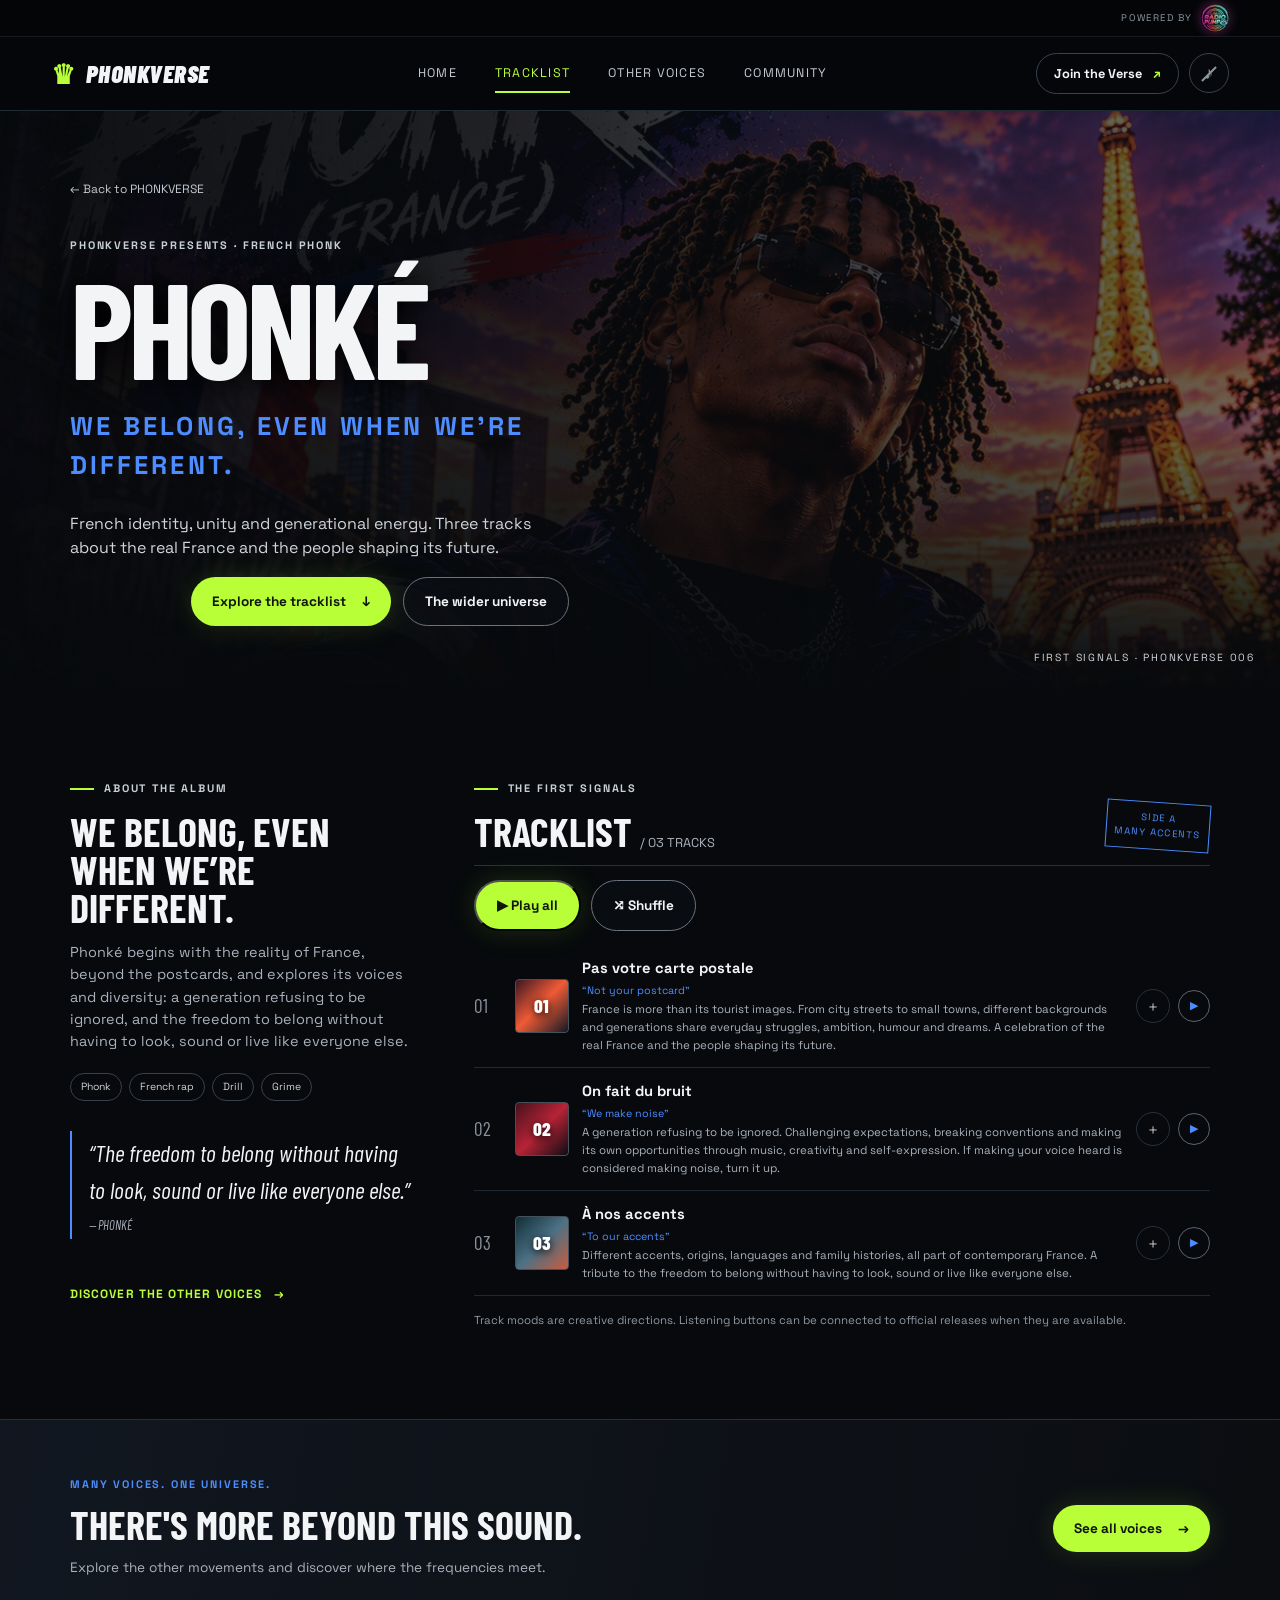
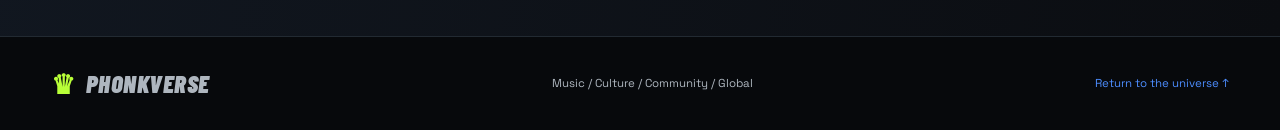
<file: phonke.html>
<!doctype html>
<html lang="en">
<head>
  <meta charset="utf-8">
  <meta name="viewport" content="width=device-width, initial-scale=1">
  <meta name="description" content="Phonké — French phonk. French identity, unity and generational energy.">
  <title>PHONKÉ — We belong, even when we’re different. | PHONKVERSE</title>
    <link rel="icon" href="favicon.ico" sizes="48x48">
  <link rel="icon" href="assets/icons/icon.svg" type="image/svg+xml">
  <link rel="apple-touch-icon" href="assets/icons/apple-touch-icon.png">
  <link rel="manifest" href="manifest.webmanifest">
  <meta name="theme-color" content="#07090c">
  <meta name="mobile-web-app-capable" content="yes">
  <meta name="apple-mobile-web-app-capable" content="yes">
  <meta name="apple-mobile-web-app-title" content="PHONKVERSE">
  <meta name="apple-mobile-web-app-status-bar-style" content="black">
  <link rel="stylesheet" href="css/style.css?v=globe-14">
  <link rel="stylesheet" href="css/player.css?v=2">
</head>
<body class="album-page france-theme">
  <div class="powered-bar">
    <a class="powered-by" href="https://radiopumpo.github.io" target="_blank" rel="noopener" aria-label="Powered by Radio Pumpo">
      <span>Powered by</span><img src="assets/images/radiopumpo-logo.jpg" alt="Radio Pumpo" width="28" height="28" decoding="async">
    </a>
  </div>
  <header class="site-header">
    <a class="brand" href="index.html" aria-label="PHONKVERSE home"><span class="brand-mark">♛</span><span>PHONKVERSE</span></a>
    <button class="menu-toggle" aria-expanded="false" aria-controls="primary-nav">Menu <span>☰</span></button>
    <nav id="primary-nav" class="primary-nav"><a href="index.html">Home</a><a class="active" href="#tracklist">Tracklist</a><a href="index.html#albums">Other voices</a><a href="index.html#community">Community</a></nav>
    <a class="header-cta" href="index.html#community">Join the Verse <span>↗</span></a>
  </header>
  <main>
    <section class="album-hero">
      <div class="album-hero-art"></div><div class="album-hero-shade"></div>
      <div class="album-hero-content">
        <a class="back-link" href="index.html#albums">← Back to PHONKVERSE</a>
        <p class="eyebrow">PHONKVERSE PRESENTS · FRENCH PHONK</p>
        <h1>PHONKÉ</h1><p class="album-slogan">WE BELONG, EVEN WHEN WE’RE DIFFERENT.</p>
        <p class="album-lede">French identity, unity and generational energy. Three tracks about the real France and the people shaping its future.</p>
        <div class="hero-actions"><a class="button button-lime" href="#tracklist">Explore the tracklist <span>↓</span></a><a class="button button-ghost" href="index.html">The wider universe</a></div>
      </div>
      <span class="album-edition">FIRST SIGNALS · PHONKVERSE 006</span>
    </section>
    <section class="section album-details">
      <div class="album-about">
        <p class="eyebrow"><span class="eyebrow-line"></span> ABOUT THE ALBUM</p>
        <h2>We belong, even when we’re different.</h2><p>Phonké begins with the reality of France, beyond the postcards, and explores its voices and diversity: a generation refusing to be ignored, and the freedom to belong without having to look, sound or live like everyone else.</p>
        <div class="tag-list"><span>Phonk</span><span>French rap</span><span>Drill</span><span>Grime</span></div>
        <blockquote>“The freedom to belong without having to look, sound or live like everyone else.”<cite>— PHONKÉ</cite></blockquote>
        <a class="text-link" href="index.html#albums">Discover the other voices <span>→</span></a>
      </div>
      <div class="tracklist-wrap" id="tracklist">
        <div class="tracklist-heading"><div><p class="eyebrow"><span class="eyebrow-line"></span> THE FIRST SIGNALS</p><h2>Tracklist <span> / 03 tracks</span></h2></div><span class="tracklist-stamp">SIDE A<br>MANY ACCENTS</span></div>
        <div class="tracklist"><article class="track-row"><div class="track-number">01</div><div class="track-art track-art-1"><span>01</span></div><div class="track-info"><h3><a class="track-link" href="song.html?a=phonke&amp;t=01">Pas votre carte postale</a></h3><p class="track-mood">“Not your postcard”</p><p class="track-desc">France is more than its tourist images. From city streets to small towns, different backgrounds and generations share everyday struggles, ambition, humour and dreams. A celebration of the real France and the people shaping its future.</p></div><button class="track-action" type="button" data-src="assets/songs/phonke/01-pas-votre-carte-postale.mp3" aria-label="Listening link for Ultimo Treno" title="Add an official listening link when available">▶</button></article>
<article class="track-row"><div class="track-number">02</div><div class="track-art track-art-2"><span>02</span></div><div class="track-info"><h3><a class="track-link" href="song.html?a=phonke&amp;t=02">On fait du bruit</a></h3><p class="track-mood">“We make noise”</p><p class="track-desc">A generation refusing to be ignored. Challenging expectations, breaking conventions and making its own opportunities through music, creativity and self-expression. If making your voice heard is considered making noise, turn it up.</p></div><button class="track-action" type="button" data-src="assets/songs/phonke/02-on-fait-du-bruit.mp3" aria-label="Listening link for Ultimo Treno" title="Add an official listening link when available">▶</button></article>
<article class="track-row"><div class="track-number">03</div><div class="track-art track-art-3"><span>03</span></div><div class="track-info"><h3><a class="track-link" href="song.html?a=phonke&amp;t=03">À nos accents</a></h3><p class="track-mood">“To our accents”</p><p class="track-desc">Different accents, origins, languages and family histories, all part of contemporary France. A tribute to the freedom to belong without having to look, sound or live like everyone else.</p></div><button class="track-action" type="button" data-src="assets/songs/phonke/03-a-nos-accents.mp3" aria-label="Listening link for Ultimo Treno" title="Add an official listening link when available">▶</button></article></div>
        <p class="track-note">Track moods are creative directions. Listening buttons can be connected to official releases when they are available.</p>
      </div>
    </section>
    <section class="other-album-cta">
      <div><p class="eyebrow">MANY VOICES. ONE UNIVERSE.</p><h2>There's more beyond this sound.</h2><p>Explore the other movements and discover where the frequencies meet.</p></div>
      <a class="button button-lime" href="index.html#albums">See all voices <span>→</span></a>
    </section>
  </main>
  <footer class="site-footer"><a class="brand" href="index.html"><span class="brand-mark">♛</span><span>PHONKVERSE</span></a><p>Music / Culture / Community / Global</p><a class="footer-home" href="index.html">Return to the universe ↑</a></footer>
  <script src="js/main.js"></script>
  <script type="module" src="js/shell/index.js"></script>
  <script src="js/bgm.js"></script>
  <script src="js/pwa.js"></script>
</body>
</html>
</file>
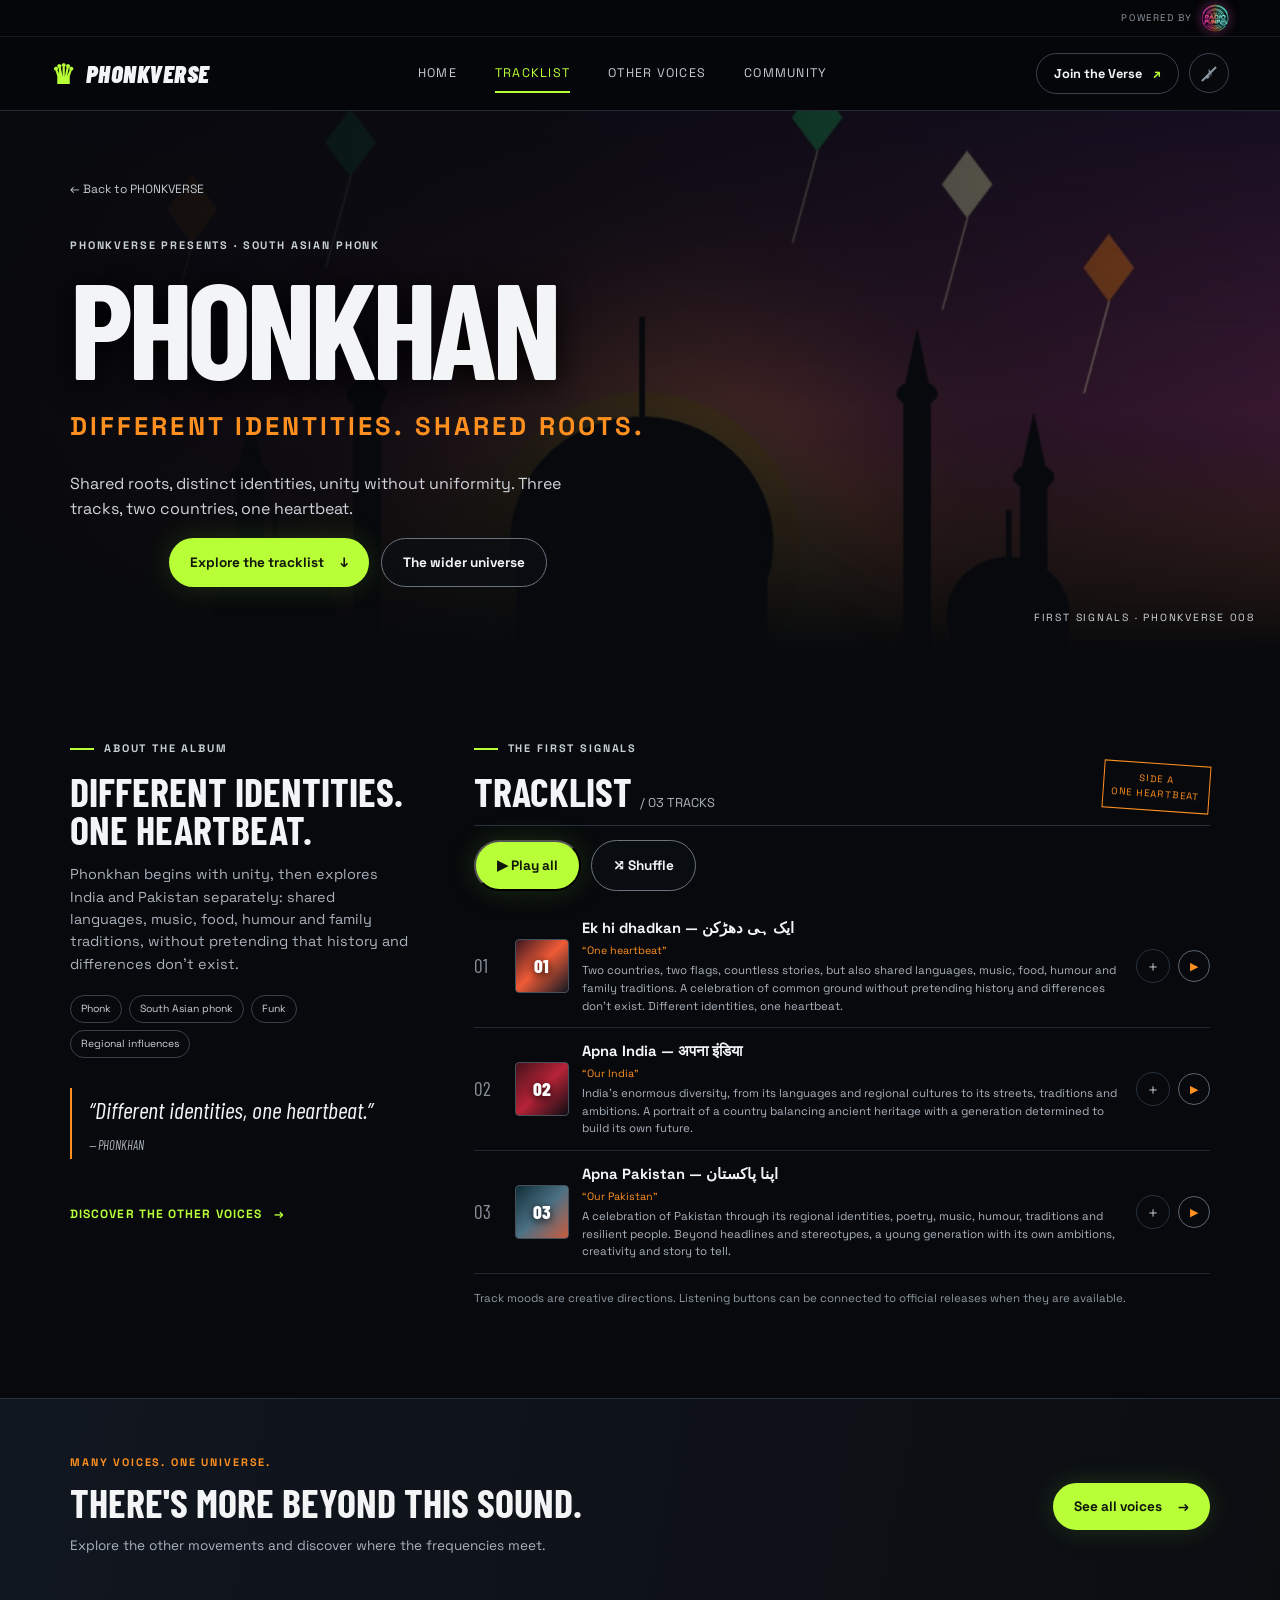
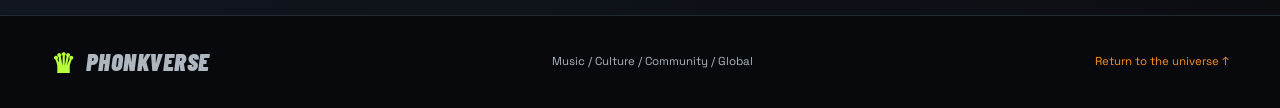
<file: phonkhan.html>
<!doctype html>
<html lang="en">
<head>
  <meta charset="utf-8">
  <meta name="viewport" content="width=device-width, initial-scale=1">
  <meta name="description" content="Phonkhan — South Asian phonk. Shared roots, distinct identities, unity without uniformity.">
  <title>PHONKHAN — Different identities. shared roots. | PHONKVERSE</title>
    <link rel="icon" href="favicon.ico" sizes="48x48">
  <link rel="icon" href="assets/icons/icon.svg" type="image/svg+xml">
  <link rel="apple-touch-icon" href="assets/icons/apple-touch-icon.png">
  <link rel="manifest" href="manifest.webmanifest">
  <meta name="theme-color" content="#07090c">
  <meta name="mobile-web-app-capable" content="yes">
  <meta name="apple-mobile-web-app-capable" content="yes">
  <meta name="apple-mobile-web-app-title" content="PHONKVERSE">
  <meta name="apple-mobile-web-app-status-bar-style" content="black">
  <link rel="stylesheet" href="css/style.css?v=globe-14">
  <link rel="stylesheet" href="css/player.css?v=2">
</head>
<body class="album-page indpak-theme">
  <div class="powered-bar">
    <a class="powered-by" href="https://radiopumpo.github.io" target="_blank" rel="noopener" aria-label="Powered by Radio Pumpo">
      <span>Powered by</span><img src="assets/images/radiopumpo-logo.jpg" alt="Radio Pumpo" width="28" height="28" decoding="async">
    </a>
  </div>
  <header class="site-header">
    <a class="brand" href="index.html" aria-label="PHONKVERSE home"><span class="brand-mark">♛</span><span>PHONKVERSE</span></a>
    <button class="menu-toggle" aria-expanded="false" aria-controls="primary-nav">Menu <span>☰</span></button>
    <nav id="primary-nav" class="primary-nav"><a href="index.html">Home</a><a class="active" href="#tracklist">Tracklist</a><a href="index.html#albums">Other voices</a><a href="index.html#community">Community</a></nav>
    <a class="header-cta" href="index.html#community">Join the Verse <span>↗</span></a>
  </header>
  <main>
    <section class="album-hero">
      <div class="album-hero-art"></div><div class="album-hero-shade"></div>
      <div class="album-hero-content">
        <a class="back-link" href="index.html#albums">← Back to PHONKVERSE</a>
        <p class="eyebrow">PHONKVERSE PRESENTS · SOUTH ASIAN PHONK</p>
        <h1>PHONKHAN</h1><p class="album-slogan">DIFFERENT IDENTITIES. SHARED ROOTS.</p>
        <p class="album-lede">Shared roots, distinct identities, unity without uniformity. Three tracks, two countries, one heartbeat.</p>
        <div class="hero-actions"><a class="button button-lime" href="#tracklist">Explore the tracklist <span>↓</span></a><a class="button button-ghost" href="index.html">The wider universe</a></div>
      </div>
      <span class="album-edition">FIRST SIGNALS · PHONKVERSE 008</span>
    </section>
    <section class="section album-details">
      <div class="album-about">
        <p class="eyebrow"><span class="eyebrow-line"></span> ABOUT THE ALBUM</p>
        <h2>Different identities. One heartbeat.</h2><p>Phonkhan begins with unity, then explores India and Pakistan separately: shared languages, music, food, humour and family traditions, without pretending that history and differences don’t exist.</p>
        <div class="tag-list"><span>Phonk</span><span>South Asian phonk</span><span>Funk</span><span>Regional influences</span></div>
        <blockquote>“Different identities, one heartbeat.”<cite>— PHONKHAN</cite></blockquote>
        <a class="text-link" href="index.html#albums">Discover the other voices <span>→</span></a>
      </div>
      <div class="tracklist-wrap" id="tracklist">
        <div class="tracklist-heading"><div><p class="eyebrow"><span class="eyebrow-line"></span> THE FIRST SIGNALS</p><h2>Tracklist <span> / 03 tracks</span></h2></div><span class="tracklist-stamp">SIDE A<br>ONE HEARTBEAT</span></div>
        <div class="tracklist"><article class="track-row"><div class="track-number">01</div><div class="track-art track-art-1"><span>01</span></div><div class="track-info"><h3><a class="track-link" href="song.html?a=phonkhan&amp;t=01">Ek hi dhadkan — ایک ہی دھڑکن</a></h3><p class="track-mood">“One heartbeat”</p><p class="track-desc">Two countries, two flags, countless stories, but also shared languages, music, food, humour and family traditions. A celebration of common ground without pretending history and differences don’t exist. Different identities, one heartbeat.</p></div><button class="track-action" type="button" data-src="assets/songs/phonkhan/01-ek-hi-dhadkan.mp3" aria-label="Listening link for Ultimo Treno" title="Add an official listening link when available">▶</button></article>
<article class="track-row"><div class="track-number">02</div><div class="track-art track-art-2"><span>02</span></div><div class="track-info"><h3><a class="track-link" href="song.html?a=phonkhan&amp;t=02">Apna India — अपना इंडिया</a></h3><p class="track-mood">“Our India”</p><p class="track-desc">India’s enormous diversity, from its languages and regional cultures to its streets, traditions and ambitions. A portrait of a country balancing ancient heritage with a generation determined to build its own future.</p></div><button class="track-action" type="button" data-src="assets/songs/phonkhan/02-apna-india.mp3" aria-label="Listening link for Ultimo Treno" title="Add an official listening link when available">▶</button></article>
<article class="track-row"><div class="track-number">03</div><div class="track-art track-art-3"><span>03</span></div><div class="track-info"><h3><a class="track-link" href="song.html?a=phonkhan&amp;t=03">Apna Pakistan — اپنا پاکستان</a></h3><p class="track-mood">“Our Pakistan”</p><p class="track-desc">A celebration of Pakistan through its regional identities, poetry, music, humour, traditions and resilient people. Beyond headlines and stereotypes, a young generation with its own ambitions, creativity and story to tell.</p></div><button class="track-action" type="button" data-src="assets/songs/phonkhan/03-apna-pakistan.mp3" aria-label="Listening link for Ultimo Treno" title="Add an official listening link when available">▶</button></article></div>
        <p class="track-note">Track moods are creative directions. Listening buttons can be connected to official releases when they are available.</p>
      </div>
    </section>
    <section class="other-album-cta">
      <div><p class="eyebrow">MANY VOICES. ONE UNIVERSE.</p><h2>There's more beyond this sound.</h2><p>Explore the other movements and discover where the frequencies meet.</p></div>
      <a class="button button-lime" href="index.html#albums">See all voices <span>→</span></a>
    </section>
  </main>
  <footer class="site-footer"><a class="brand" href="index.html"><span class="brand-mark">♛</span><span>PHONKVERSE</span></a><p>Music / Culture / Community / Global</p><a class="footer-home" href="index.html">Return to the universe ↑</a></footer>
  <script src="js/main.js"></script>
  <script type="module" src="js/shell/index.js"></script>
  <script src="js/bgm.js"></script>
  <script src="js/pwa.js"></script>
</body>
</html>
</file>
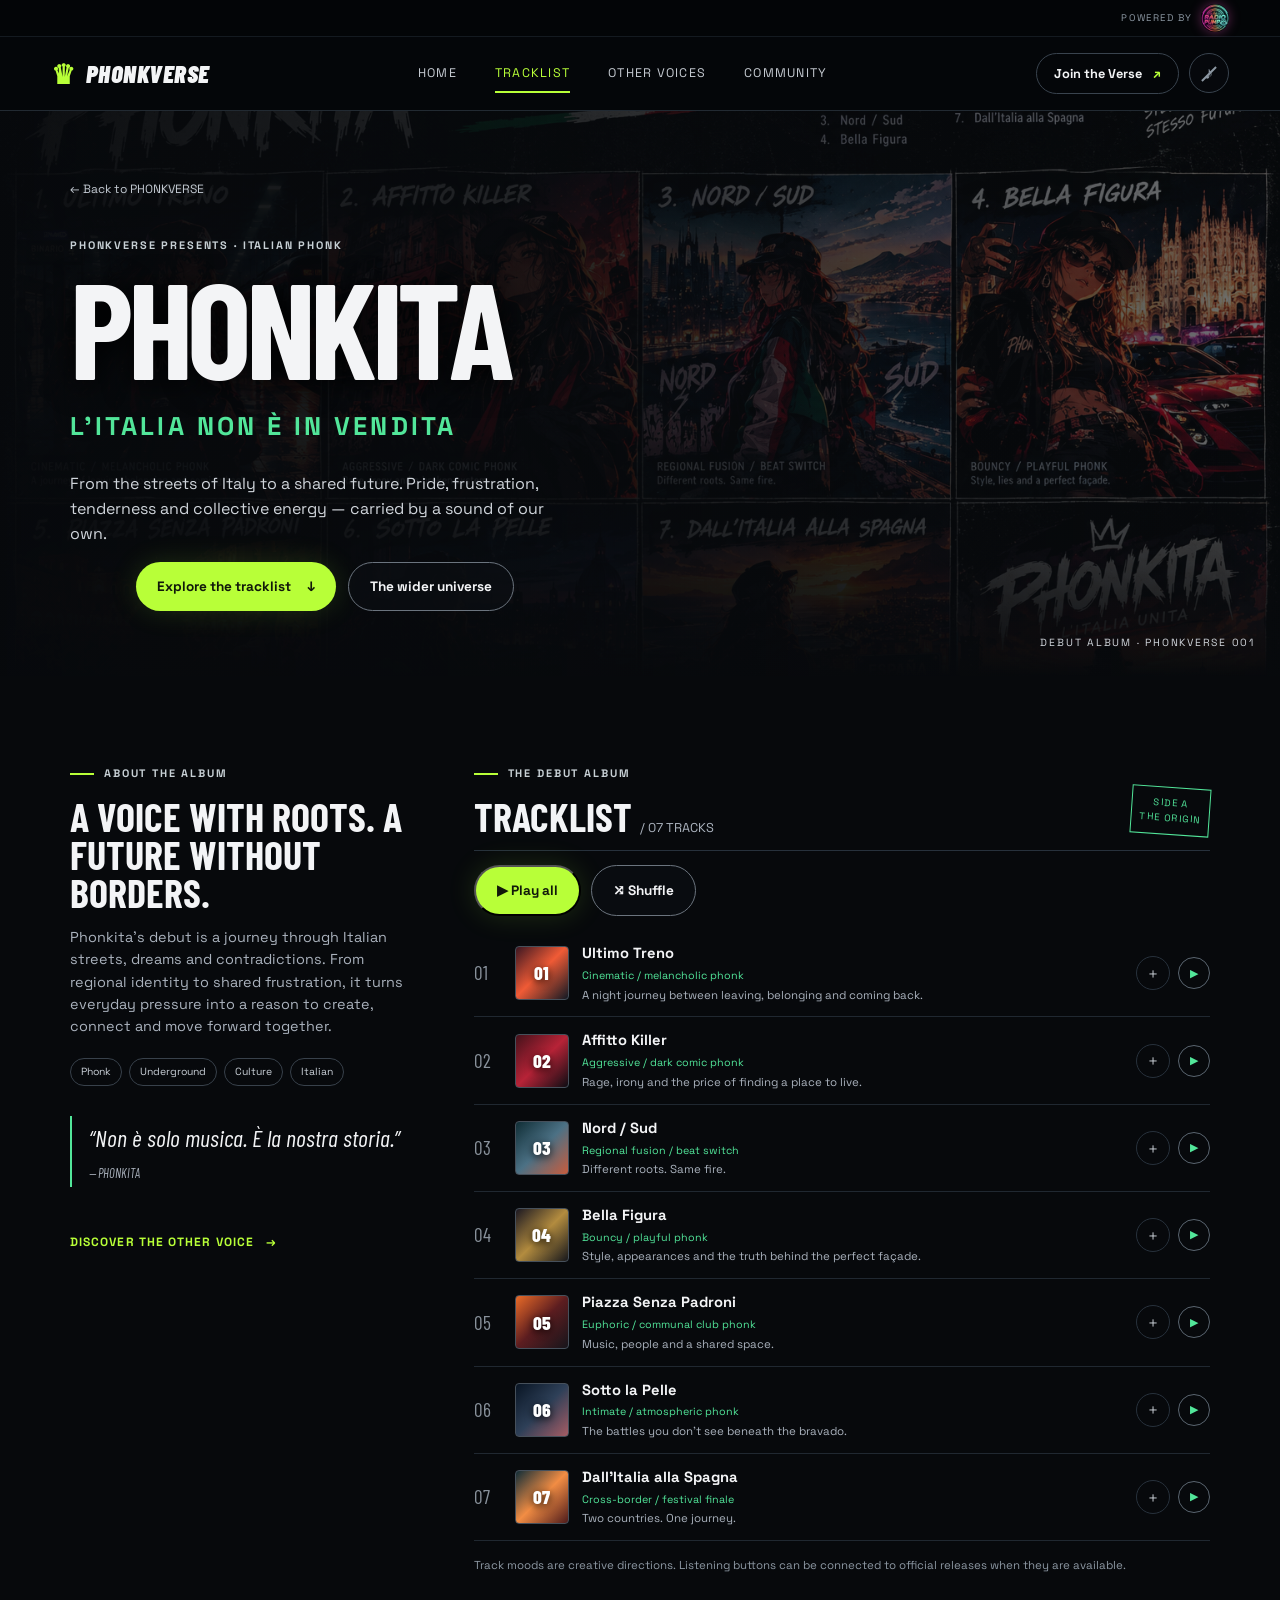
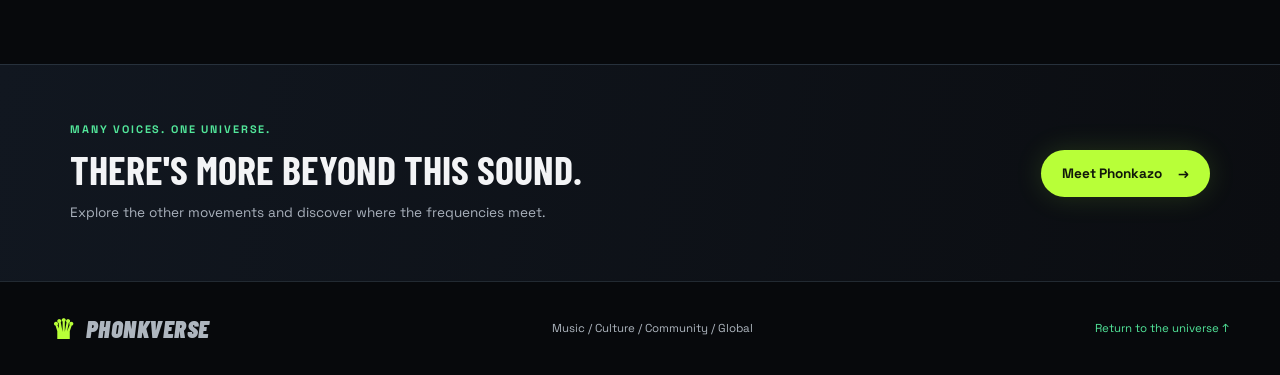
<file: phonkita.html>
<!doctype html>
<html lang="en">
<head>
  <meta charset="utf-8">
  <meta name="viewport" content="width=device-width, initial-scale=1">
  <meta name="description" content="Phonkita — an Italian underground phonk movement. L’Italia non è in vendita.">
  <title>PHONKITA — L’Italia non è in vendita | PHONKVERSE</title>
    <link rel="icon" href="favicon.ico" sizes="48x48">
  <link rel="icon" href="assets/icons/icon.svg" type="image/svg+xml">
  <link rel="apple-touch-icon" href="assets/icons/apple-touch-icon.png">
  <link rel="manifest" href="manifest.webmanifest">
  <meta name="theme-color" content="#07090c">
  <meta name="mobile-web-app-capable" content="yes">
  <meta name="apple-mobile-web-app-capable" content="yes">
  <meta name="apple-mobile-web-app-title" content="PHONKVERSE">
  <meta name="apple-mobile-web-app-status-bar-style" content="black">
  <link rel="stylesheet" href="css/style.css?v=globe-14">
  <link rel="stylesheet" href="css/player.css?v=2">
</head>
<body class="album-page italy-theme">
  <div class="powered-bar">
    <a class="powered-by" href="https://radiopumpo.github.io" target="_blank" rel="noopener" aria-label="Powered by Radio Pumpo">
      <span>Powered by</span><img src="assets/images/radiopumpo-logo.jpg" alt="Radio Pumpo" width="28" height="28" decoding="async">
    </a>
  </div>
  <header class="site-header">
    <a class="brand" href="index.html" aria-label="PHONKVERSE home"><span class="brand-mark">♛</span><span>PHONKVERSE</span></a>
    <button class="menu-toggle" aria-expanded="false" aria-controls="primary-nav">Menu <span>☰</span></button>
    <nav id="primary-nav" class="primary-nav"><a href="index.html">Home</a><a class="active" href="#tracklist">Tracklist</a><a href="index.html#albums">Other voices</a><a href="index.html#community">Community</a></nav>
    <a class="header-cta" href="index.html#community">Join the Verse <span>↗</span></a>
  </header>
  <main>
    <section class="album-hero">
      <div class="album-hero-art"></div><div class="album-hero-shade"></div>
      <div class="album-hero-content">
        <a class="back-link" href="index.html#albums">← Back to PHONKVERSE</a>
        <p class="eyebrow">PHONKVERSE PRESENTS · ITALIAN PHONK</p>
        <h1>PHONKITA</h1><p class="album-slogan">L’ITALIA NON È IN VENDITA</p>
        <p class="album-lede">From the streets of Italy to a shared future. Pride, frustration, tenderness and collective energy — carried by a sound of our own.</p>
        <div class="hero-actions"><a class="button button-lime" href="#tracklist">Explore the tracklist <span>↓</span></a><a class="button button-ghost" href="index.html">The wider universe</a></div>
      </div>
      <span class="album-edition">DEBUT ALBUM · PHONKVERSE 001</span>
    </section>
    <section class="section album-details">
      <div class="album-about">
        <p class="eyebrow"><span class="eyebrow-line"></span> ABOUT THE ALBUM</p>
        <h2>A voice with roots. A future without borders.</h2><p>Phonkita’s debut is a journey through Italian streets, dreams and contradictions. From regional identity to shared frustration, it turns everyday pressure into a reason to create, connect and move forward together.</p>
        <div class="tag-list"><span>Phonk</span><span>Underground</span><span>Culture</span><span>Italian</span></div>
        <blockquote>“Non è solo musica. È la nostra storia.”<cite>— PHONKITA</cite></blockquote>
        <a class="text-link" href="index.html#albums">Discover the other voice <span>→</span></a>
      </div>
      <div class="tracklist-wrap" id="tracklist">
        <div class="tracklist-heading"><div><p class="eyebrow"><span class="eyebrow-line"></span> THE DEBUT ALBUM</p><h2>Tracklist <span> / 07 tracks</span></h2></div><span class="tracklist-stamp">SIDE A<br>THE ORIGIN</span></div>
        <div class="tracklist"><article class="track-row"><div class="track-number">01</div><div class="track-art track-art-1"><span>01</span></div><div class="track-info"><h3><a class="track-link" href="song.html?a=phonkita&amp;t=01">Ultimo Treno</a></h3><p class="track-mood">Cinematic / melancholic phonk</p><p class="track-desc">A night journey between leaving, belonging and coming back.</p></div><button class="track-action" type="button" data-src="assets/songs/phonkita/01-ultimo-treno.mp3" aria-label="Listening link for Ultimo Treno" title="Add an official listening link when available">▶</button></article>
<article class="track-row"><div class="track-number">02</div><div class="track-art track-art-2"><span>02</span></div><div class="track-info"><h3><a class="track-link" href="song.html?a=phonkita&amp;t=02">Affitto Killer</a></h3><p class="track-mood">Aggressive / dark comic phonk</p><p class="track-desc">Rage, irony and the price of finding a place to live.</p></div><button class="track-action" type="button" data-src="assets/songs/phonkita/02-affitto-killer.mp3" aria-label="Listening link for Affitto Killer" title="Add an official listening link when available">▶</button></article>
<article class="track-row"><div class="track-number">03</div><div class="track-art track-art-3"><span>03</span></div><div class="track-info"><h3><a class="track-link" href="song.html?a=phonkita&amp;t=03">Nord / Sud</a></h3><p class="track-mood">Regional fusion / beat switch</p><p class="track-desc">Different roots. Same fire.</p></div><button class="track-action" type="button" data-src="assets/songs/phonkita/03-nord-sud.mp3" aria-label="Listening link for Nord / Sud" title="Add an official listening link when available">▶</button></article>
<article class="track-row"><div class="track-number">04</div><div class="track-art track-art-4"><span>04</span></div><div class="track-info"><h3><a class="track-link" href="song.html?a=phonkita&amp;t=04">Bella Figura</a></h3><p class="track-mood">Bouncy / playful phonk</p><p class="track-desc">Style, appearances and the truth behind the perfect façade.</p></div><button class="track-action" type="button" data-src="assets/songs/phonkita/04-bella-figura.mp3" aria-label="Listening link for Bella Figura" title="Add an official listening link when available">▶</button></article>
<article class="track-row"><div class="track-number">05</div><div class="track-art track-art-5"><span>05</span></div><div class="track-info"><h3><a class="track-link" href="song.html?a=phonkita&amp;t=05">Piazza Senza Padroni</a></h3><p class="track-mood">Euphoric / communal club phonk</p><p class="track-desc">Music, people and a shared space.</p></div><button class="track-action" type="button" data-src="assets/songs/phonkita/05-piazza-senza-padroni.mp3" aria-label="Listening link for Piazza Senza Padroni" title="Add an official listening link when available">▶</button></article>
<article class="track-row"><div class="track-number">06</div><div class="track-art track-art-6"><span>06</span></div><div class="track-info"><h3><a class="track-link" href="song.html?a=phonkita&amp;t=06">Sotto la Pelle</a></h3><p class="track-mood">Intimate / atmospheric phonk</p><p class="track-desc">The battles you don't see beneath the bravado.</p></div><button class="track-action" type="button" data-src="assets/songs/phonkita/06-sotto-la-pelle.mp3" aria-label="Listening link for Sotto la Pelle" title="Add an official listening link when available">▶</button></article>
<article class="track-row"><div class="track-number">07</div><div class="track-art track-art-7"><span>07</span></div><div class="track-info"><h3><a class="track-link" href="song.html?a=phonkita&amp;t=07">Dall’Italia alla Spagna</a></h3><p class="track-mood">Cross-border / festival finale</p><p class="track-desc">Two countries. One journey.</p></div><button class="track-action" type="button" data-src="assets/songs/phonkita/07-dallitalia-alla-spagna.mp3" aria-label="Listening link for Dall’Italia alla Spagna" title="Add an official listening link when available">▶</button></article></div>
        <p class="track-note">Track moods are creative directions. Listening buttons can be connected to official releases when they are available.</p>
      </div>
    </section>
    <section class="other-album-cta">
      <div><p class="eyebrow">MANY VOICES. ONE UNIVERSE.</p><h2>There's more beyond this sound.</h2><p>Explore the other movements and discover where the frequencies meet.</p></div>
      <a class="button button-lime" href="phonkazo.html">Meet Phonkazo <span>→</span></a>
    </section>
  </main>
  <footer class="site-footer"><a class="brand" href="index.html"><span class="brand-mark">♛</span><span>PHONKVERSE</span></a><p>Music / Culture / Community / Global</p><a class="footer-home" href="index.html">Return to the universe ↑</a></footer>
  <script src="js/main.js"></script>
  <script type="module" src="js/shell/index.js"></script>
  <script src="js/bgm.js"></script>
  <script src="js/pwa.js"></script>
</body>
</html>
</file>
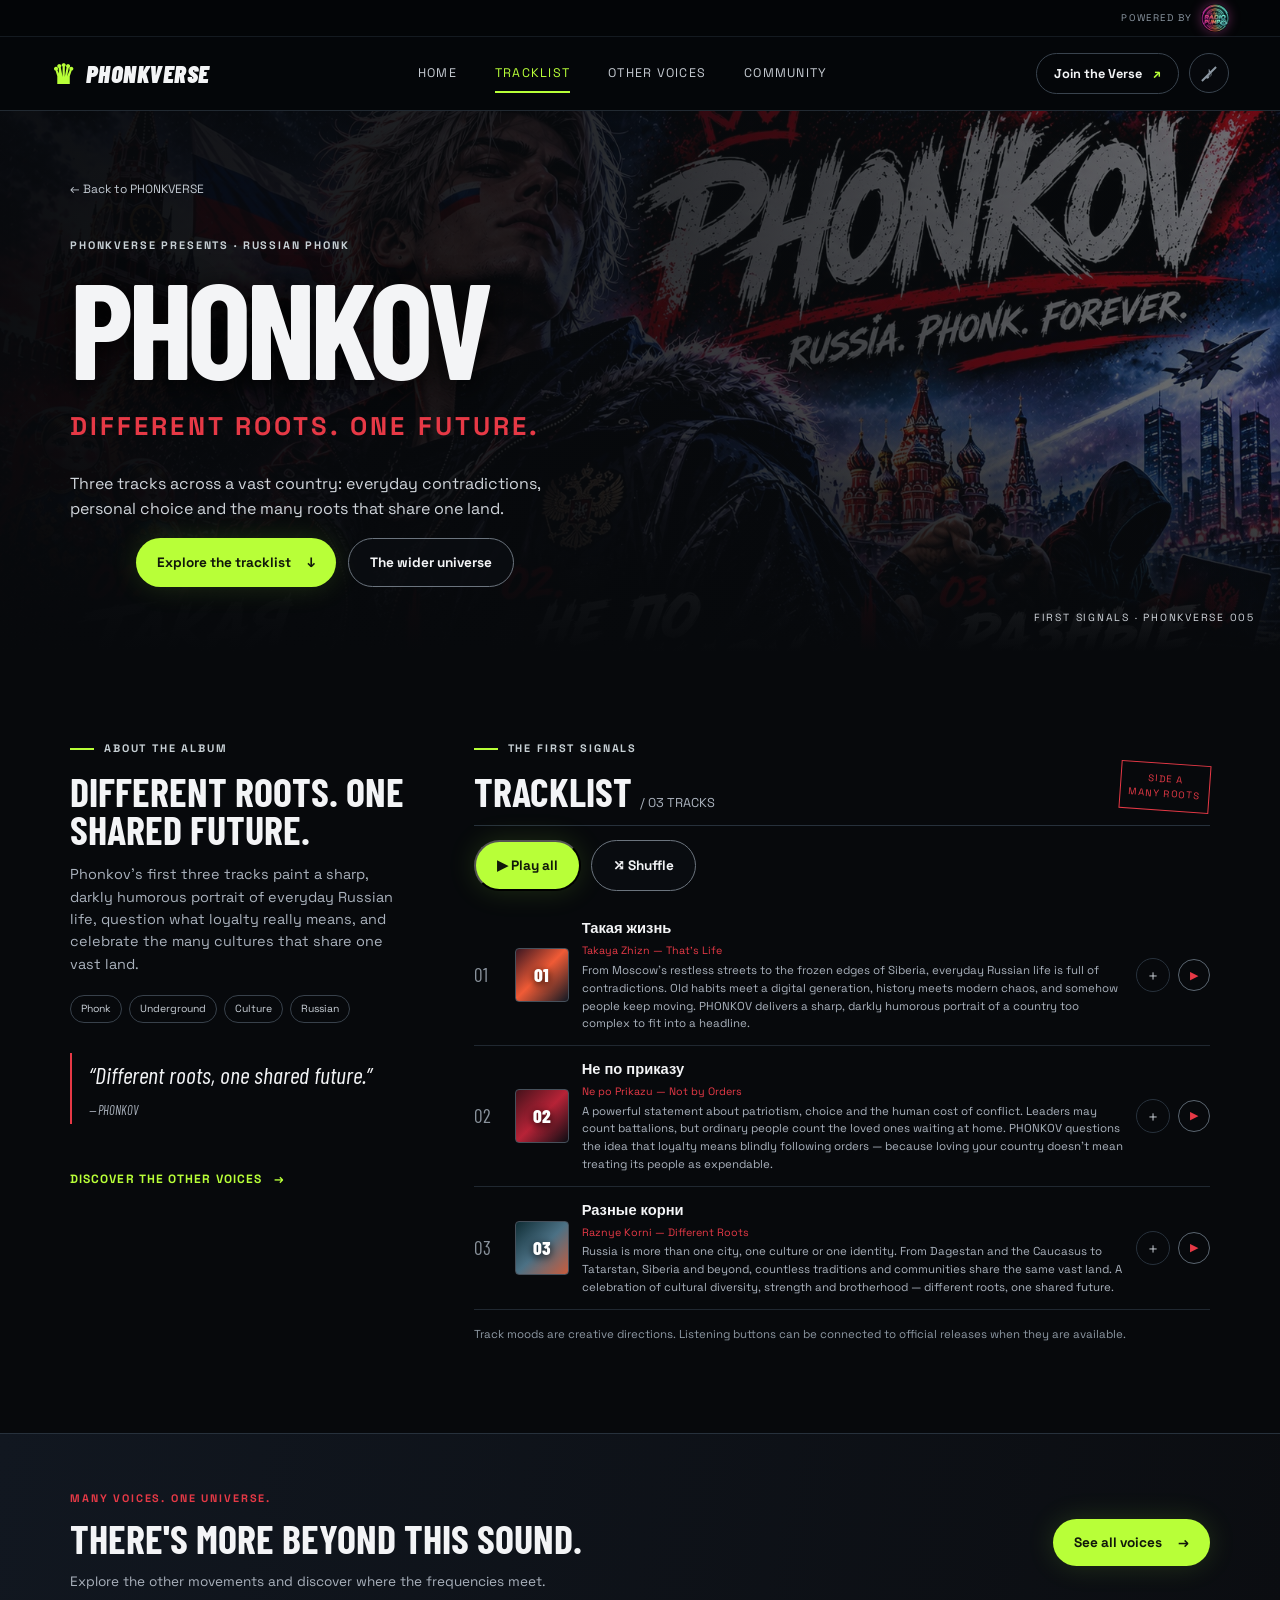
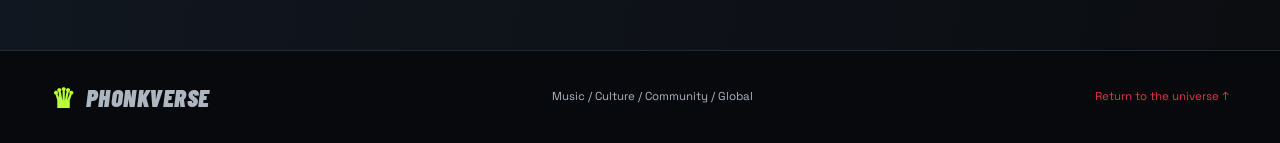
<file: phonkov.html>
<!doctype html>
<html lang="en">
<head>
  <meta charset="utf-8">
  <meta name="viewport" content="width=device-width, initial-scale=1">
  <meta name="description" content="Phonkov — Russian phonk. Everyday contradictions, personal choice and many roots.">
  <title>PHONKOV — Different roots. one future. | PHONKVERSE</title>
    <link rel="icon" href="favicon.ico" sizes="48x48">
  <link rel="icon" href="assets/icons/icon.svg" type="image/svg+xml">
  <link rel="apple-touch-icon" href="assets/icons/apple-touch-icon.png">
  <link rel="manifest" href="manifest.webmanifest">
  <meta name="theme-color" content="#07090c">
  <meta name="mobile-web-app-capable" content="yes">
  <meta name="apple-mobile-web-app-capable" content="yes">
  <meta name="apple-mobile-web-app-title" content="PHONKVERSE">
  <meta name="apple-mobile-web-app-status-bar-style" content="black">
  <link rel="stylesheet" href="css/style.css?v=globe-14">
  <link rel="stylesheet" href="css/player.css?v=2">
</head>
<body class="album-page russia-theme">
  <div class="powered-bar">
    <a class="powered-by" href="https://radiopumpo.github.io" target="_blank" rel="noopener" aria-label="Powered by Radio Pumpo">
      <span>Powered by</span><img src="assets/images/radiopumpo-logo.jpg" alt="Radio Pumpo" width="28" height="28" decoding="async">
    </a>
  </div>
  <header class="site-header">
    <a class="brand" href="index.html" aria-label="PHONKVERSE home"><span class="brand-mark">♛</span><span>PHONKVERSE</span></a>
    <button class="menu-toggle" aria-expanded="false" aria-controls="primary-nav">Menu <span>☰</span></button>
    <nav id="primary-nav" class="primary-nav"><a href="index.html">Home</a><a class="active" href="#tracklist">Tracklist</a><a href="index.html#albums">Other voices</a><a href="index.html#community">Community</a></nav>
    <a class="header-cta" href="index.html#community">Join the Verse <span>↗</span></a>
  </header>
  <main>
    <section class="album-hero">
      <div class="album-hero-art"></div><div class="album-hero-shade"></div>
      <div class="album-hero-content">
        <a class="back-link" href="index.html#albums">← Back to PHONKVERSE</a>
        <p class="eyebrow">PHONKVERSE PRESENTS · RUSSIAN PHONK</p>
        <h1>PHONKOV</h1><p class="album-slogan">DIFFERENT ROOTS. ONE FUTURE.</p>
        <p class="album-lede">Three tracks across a vast country: everyday contradictions, personal choice and the many roots that share one land.</p>
        <div class="hero-actions"><a class="button button-lime" href="#tracklist">Explore the tracklist <span>↓</span></a><a class="button button-ghost" href="index.html">The wider universe</a></div>
      </div>
      <span class="album-edition">FIRST SIGNALS · PHONKVERSE 005</span>
    </section>
    <section class="section album-details">
      <div class="album-about">
        <p class="eyebrow"><span class="eyebrow-line"></span> ABOUT THE ALBUM</p>
        <h2>Different roots. One shared future.</h2><p>Phonkov’s first three tracks paint a sharp, darkly humorous portrait of everyday Russian life, question what loyalty really means, and celebrate the many cultures that share one vast land.</p>
        <div class="tag-list"><span>Phonk</span><span>Underground</span><span>Culture</span><span>Russian</span></div>
        <blockquote>“Different roots, one shared future.”<cite>— PHONKOV</cite></blockquote>
        <a class="text-link" href="index.html#albums">Discover the other voices <span>→</span></a>
      </div>
      <div class="tracklist-wrap" id="tracklist">
        <div class="tracklist-heading"><div><p class="eyebrow"><span class="eyebrow-line"></span> THE FIRST SIGNALS</p><h2>Tracklist <span> / 03 tracks</span></h2></div><span class="tracklist-stamp">SIDE A<br>MANY ROOTS</span></div>
        <div class="tracklist"><article class="track-row"><div class="track-number">01</div><div class="track-art track-art-1"><span>01</span></div><div class="track-info"><h3><a class="track-link" href="song.html?a=phonkov&amp;t=01">Такая жизнь</a></h3><p class="track-mood">Takaya Zhizn — That’s Life</p><p class="track-desc">From Moscow’s restless streets to the frozen edges of Siberia, everyday Russian life is full of contradictions. Old habits meet a digital generation, history meets modern chaos, and somehow people keep moving. PHONKOV delivers a sharp, darkly humorous portrait of a country too complex to fit into a headline.</p></div><button class="track-action" type="button" data-src="assets/songs/phonkov/01-takaya-zhizn.mp3" aria-label="Listening link for Ultimo Treno" title="Add an official listening link when available">▶</button></article>
<article class="track-row"><div class="track-number">02</div><div class="track-art track-art-2"><span>02</span></div><div class="track-info"><h3><a class="track-link" href="song.html?a=phonkov&amp;t=02">Не по приказу</a></h3><p class="track-mood">Ne po Prikazu — Not by Orders</p><p class="track-desc">A powerful statement about patriotism, choice and the human cost of conflict. Leaders may count battalions, but ordinary people count the loved ones waiting at home. PHONKOV questions the idea that loyalty means blindly following orders — because loving your country doesn’t mean treating its people as expendable.</p></div><button class="track-action" type="button" data-src="assets/songs/phonkov/02-ne-po-prikazu.mp3" aria-label="Listening link for Ultimo Treno" title="Add an official listening link when available">▶</button></article>
<article class="track-row"><div class="track-number">03</div><div class="track-art track-art-3"><span>03</span></div><div class="track-info"><h3><a class="track-link" href="song.html?a=phonkov&amp;t=03">Разные корни</a></h3><p class="track-mood">Raznye Korni — Different Roots</p><p class="track-desc">Russia is more than one city, one culture or one identity. From Dagestan and the Caucasus to Tatarstan, Siberia and beyond, countless traditions and communities share the same vast land. A celebration of cultural diversity, strength and brotherhood — different roots, one shared future.</p></div><button class="track-action" type="button" data-src="assets/songs/phonkov/03-raznye-korni.mp3" aria-label="Listening link for Ultimo Treno" title="Add an official listening link when available">▶</button></article></div>
        <p class="track-note">Track moods are creative directions. Listening buttons can be connected to official releases when they are available.</p>
      </div>
    </section>
    <section class="other-album-cta">
      <div><p class="eyebrow">MANY VOICES. ONE UNIVERSE.</p><h2>There's more beyond this sound.</h2><p>Explore the other movements and discover where the frequencies meet.</p></div>
      <a class="button button-lime" href="index.html#albums">See all voices <span>→</span></a>
    </section>
  </main>
  <footer class="site-footer"><a class="brand" href="index.html"><span class="brand-mark">♛</span><span>PHONKVERSE</span></a><p>Music / Culture / Community / Global</p><a class="footer-home" href="index.html">Return to the universe ↑</a></footer>
  <script src="js/main.js"></script>
  <script type="module" src="js/shell/index.js"></script>
  <script src="js/bgm.js"></script>
  <script src="js/pwa.js"></script>
</body>
</html>
</file>
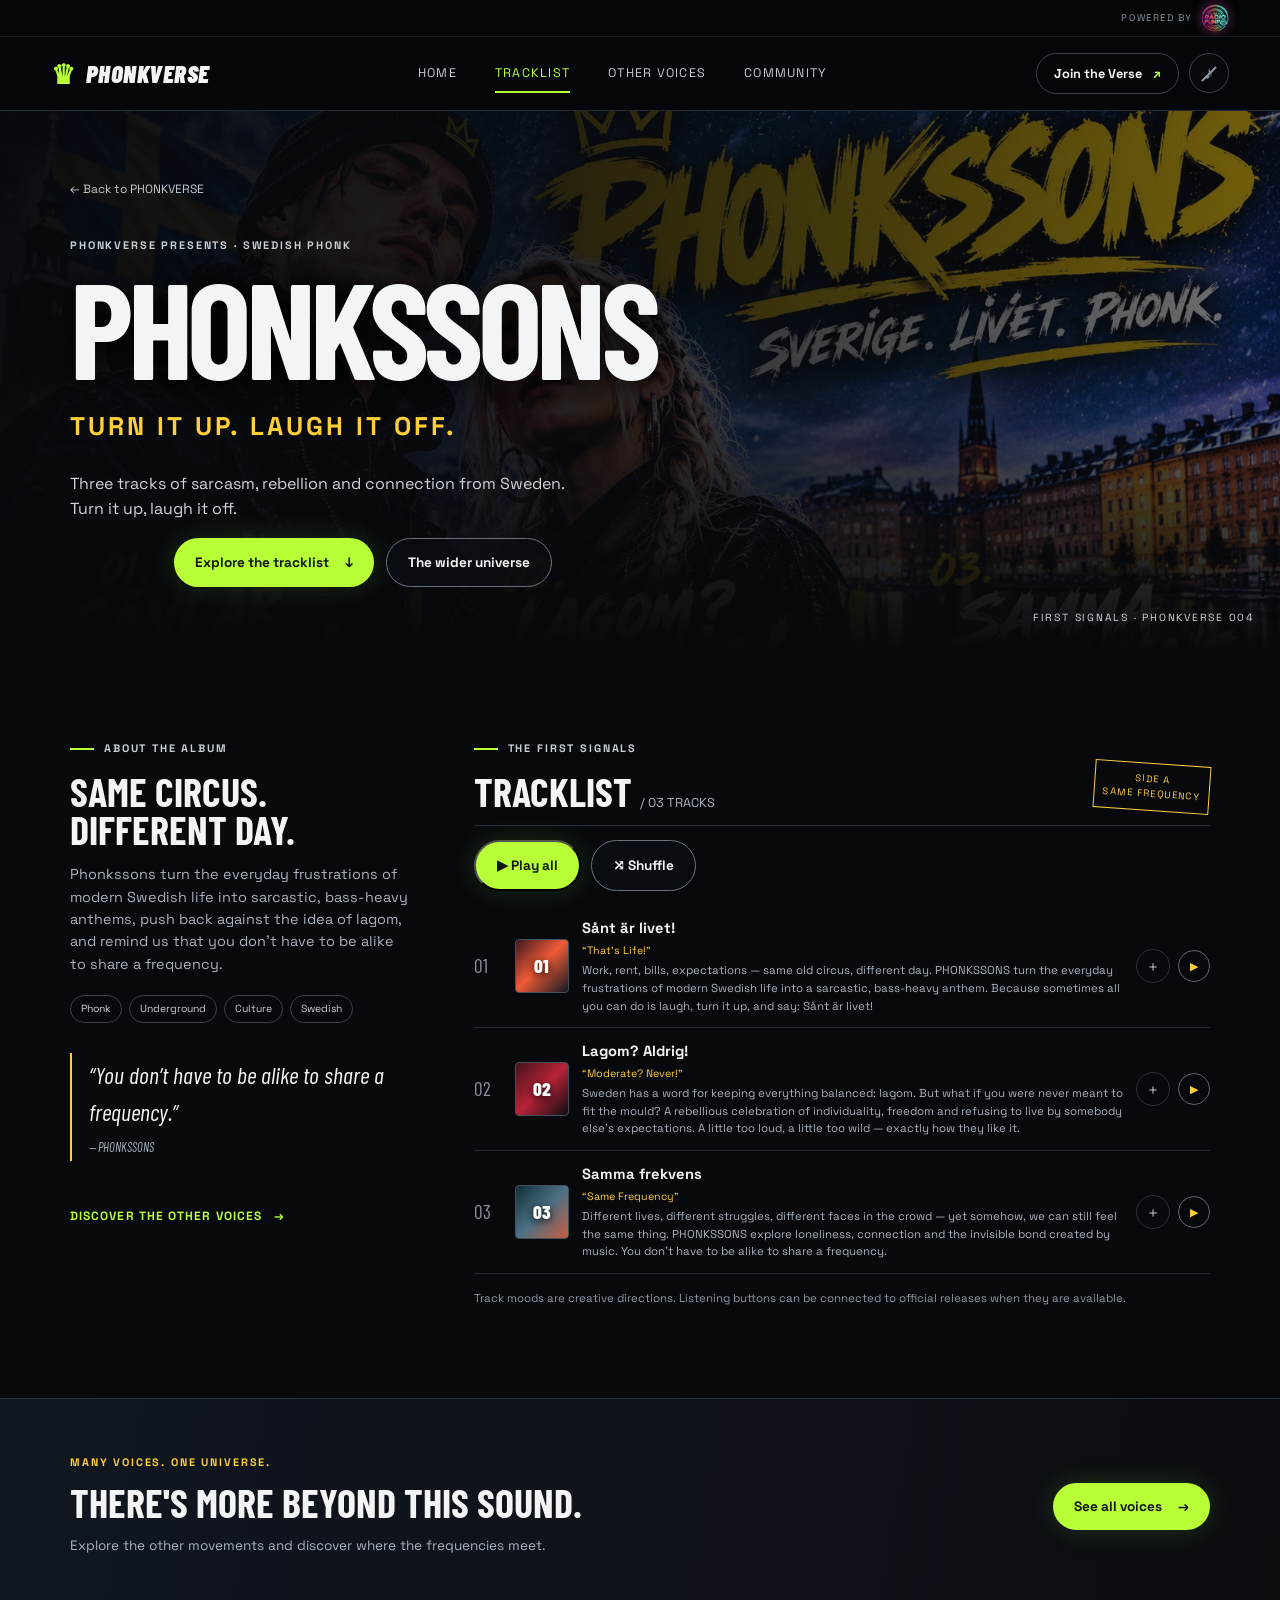
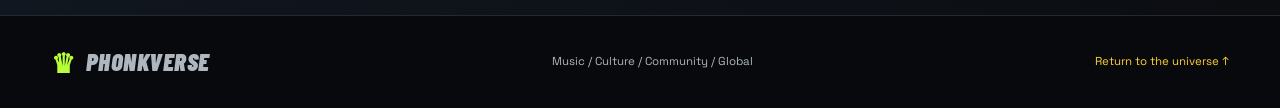
<file: phonkssons.html>
<!doctype html>
<html lang="en">
<head>
  <meta charset="utf-8">
  <meta name="viewport" content="width=device-width, initial-scale=1">
  <meta name="description" content="Phonkssons — Swedish phonk. Sarcasm, rebellion and a shared frequency.">
  <title>PHONKSSONS — Turn it up. laugh it off. | PHONKVERSE</title>
    <link rel="icon" href="favicon.ico" sizes="48x48">
  <link rel="icon" href="assets/icons/icon.svg" type="image/svg+xml">
  <link rel="apple-touch-icon" href="assets/icons/apple-touch-icon.png">
  <link rel="manifest" href="manifest.webmanifest">
  <meta name="theme-color" content="#07090c">
  <meta name="mobile-web-app-capable" content="yes">
  <meta name="apple-mobile-web-app-capable" content="yes">
  <meta name="apple-mobile-web-app-title" content="PHONKVERSE">
  <meta name="apple-mobile-web-app-status-bar-style" content="black">
  <link rel="stylesheet" href="css/style.css?v=globe-14">
  <link rel="stylesheet" href="css/player.css?v=2">
</head>
<body class="album-page sweden-theme">
  <div class="powered-bar">
    <a class="powered-by" href="https://radiopumpo.github.io" target="_blank" rel="noopener" aria-label="Powered by Radio Pumpo">
      <span>Powered by</span><img src="assets/images/radiopumpo-logo.jpg" alt="Radio Pumpo" width="28" height="28" decoding="async">
    </a>
  </div>
  <header class="site-header">
    <a class="brand" href="index.html" aria-label="PHONKVERSE home"><span class="brand-mark">♛</span><span>PHONKVERSE</span></a>
    <button class="menu-toggle" aria-expanded="false" aria-controls="primary-nav">Menu <span>☰</span></button>
    <nav id="primary-nav" class="primary-nav"><a href="index.html">Home</a><a class="active" href="#tracklist">Tracklist</a><a href="index.html#albums">Other voices</a><a href="index.html#community">Community</a></nav>
    <a class="header-cta" href="index.html#community">Join the Verse <span>↗</span></a>
  </header>
  <main>
    <section class="album-hero">
      <div class="album-hero-art"></div><div class="album-hero-shade"></div>
      <div class="album-hero-content">
        <a class="back-link" href="index.html#albums">← Back to PHONKVERSE</a>
        <p class="eyebrow">PHONKVERSE PRESENTS · SWEDISH PHONK</p>
        <h1>PHONKSSONS</h1><p class="album-slogan">TURN IT UP. LAUGH IT OFF.</p>
        <p class="album-lede">Three tracks of sarcasm, rebellion and connection from Sweden. Turn it up, laugh it off.</p>
        <div class="hero-actions"><a class="button button-lime" href="#tracklist">Explore the tracklist <span>↓</span></a><a class="button button-ghost" href="index.html">The wider universe</a></div>
      </div>
      <span class="album-edition">FIRST SIGNALS · PHONKVERSE 004</span>
    </section>
    <section class="section album-details">
      <div class="album-about">
        <p class="eyebrow"><span class="eyebrow-line"></span> ABOUT THE ALBUM</p>
        <h2>Same circus. Different day.</h2><p>Phonkssons turn the everyday frustrations of modern Swedish life into sarcastic, bass-heavy anthems, push back against the idea of lagom, and remind us that you don’t have to be alike to share a frequency.</p>
        <div class="tag-list"><span>Phonk</span><span>Underground</span><span>Culture</span><span>Swedish</span></div>
        <blockquote>“You don’t have to be alike to share a frequency.”<cite>— PHONKSSONS</cite></blockquote>
        <a class="text-link" href="index.html#albums">Discover the other voices <span>→</span></a>
      </div>
      <div class="tracklist-wrap" id="tracklist">
        <div class="tracklist-heading"><div><p class="eyebrow"><span class="eyebrow-line"></span> THE FIRST SIGNALS</p><h2>Tracklist <span> / 03 tracks</span></h2></div><span class="tracklist-stamp">SIDE A<br>SAME FREQUENCY</span></div>
        <div class="tracklist"><article class="track-row"><div class="track-number">01</div><div class="track-art track-art-1"><span>01</span></div><div class="track-info"><h3><a class="track-link" href="song.html?a=phonkssons&amp;t=01">Sånt är livet!</a></h3><p class="track-mood">“That’s Life!”</p><p class="track-desc">Work, rent, bills, expectations — same old circus, different day. PHONKSSONS turn the everyday frustrations of modern Swedish life into a sarcastic, bass-heavy anthem. Because sometimes all you can do is laugh, turn it up, and say: Sånt är livet!</p></div><button class="track-action" type="button" data-src="assets/songs/phonkssons/01-sant-ar-livet.mp3" aria-label="Listening link for Ultimo Treno" title="Add an official listening link when available">▶</button></article>
<article class="track-row"><div class="track-number">02</div><div class="track-art track-art-2"><span>02</span></div><div class="track-info"><h3><a class="track-link" href="song.html?a=phonkssons&amp;t=02">Lagom? Aldrig!</a></h3><p class="track-mood">“Moderate? Never!”</p><p class="track-desc">Sweden has a word for keeping everything balanced: lagom. But what if you were never meant to fit the mould? A rebellious celebration of individuality, freedom and refusing to live by somebody else’s expectations. A little too loud, a little too wild — exactly how they like it.</p></div><button class="track-action" type="button" data-src="assets/songs/phonkssons/02-lagom-aldrig.mp3" aria-label="Listening link for Ultimo Treno" title="Add an official listening link when available">▶</button></article>
<article class="track-row"><div class="track-number">03</div><div class="track-art track-art-3"><span>03</span></div><div class="track-info"><h3><a class="track-link" href="song.html?a=phonkssons&amp;t=03">Samma frekvens</a></h3><p class="track-mood">“Same Frequency”</p><p class="track-desc">Different lives, different struggles, different faces in the crowd — yet somehow, we can still feel the same thing. PHONKSSONS explore loneliness, connection and the invisible bond created by music. You don’t have to be alike to share a frequency.</p></div><button class="track-action" type="button" data-src="assets/songs/phonkssons/03-samma-frekvens.mp3" aria-label="Listening link for Ultimo Treno" title="Add an official listening link when available">▶</button></article></div>
        <p class="track-note">Track moods are creative directions. Listening buttons can be connected to official releases when they are available.</p>
      </div>
    </section>
    <section class="other-album-cta">
      <div><p class="eyebrow">MANY VOICES. ONE UNIVERSE.</p><h2>There's more beyond this sound.</h2><p>Explore the other movements and discover where the frequencies meet.</p></div>
      <a class="button button-lime" href="index.html#albums">See all voices <span>→</span></a>
    </section>
  </main>
  <footer class="site-footer"><a class="brand" href="index.html"><span class="brand-mark">♛</span><span>PHONKVERSE</span></a><p>Music / Culture / Community / Global</p><a class="footer-home" href="index.html">Return to the universe ↑</a></footer>
  <script src="js/main.js"></script>
  <script type="module" src="js/shell/index.js"></script>
  <script src="js/bgm.js"></script>
  <script src="js/pwa.js"></script>
</body>
</html>
</file>
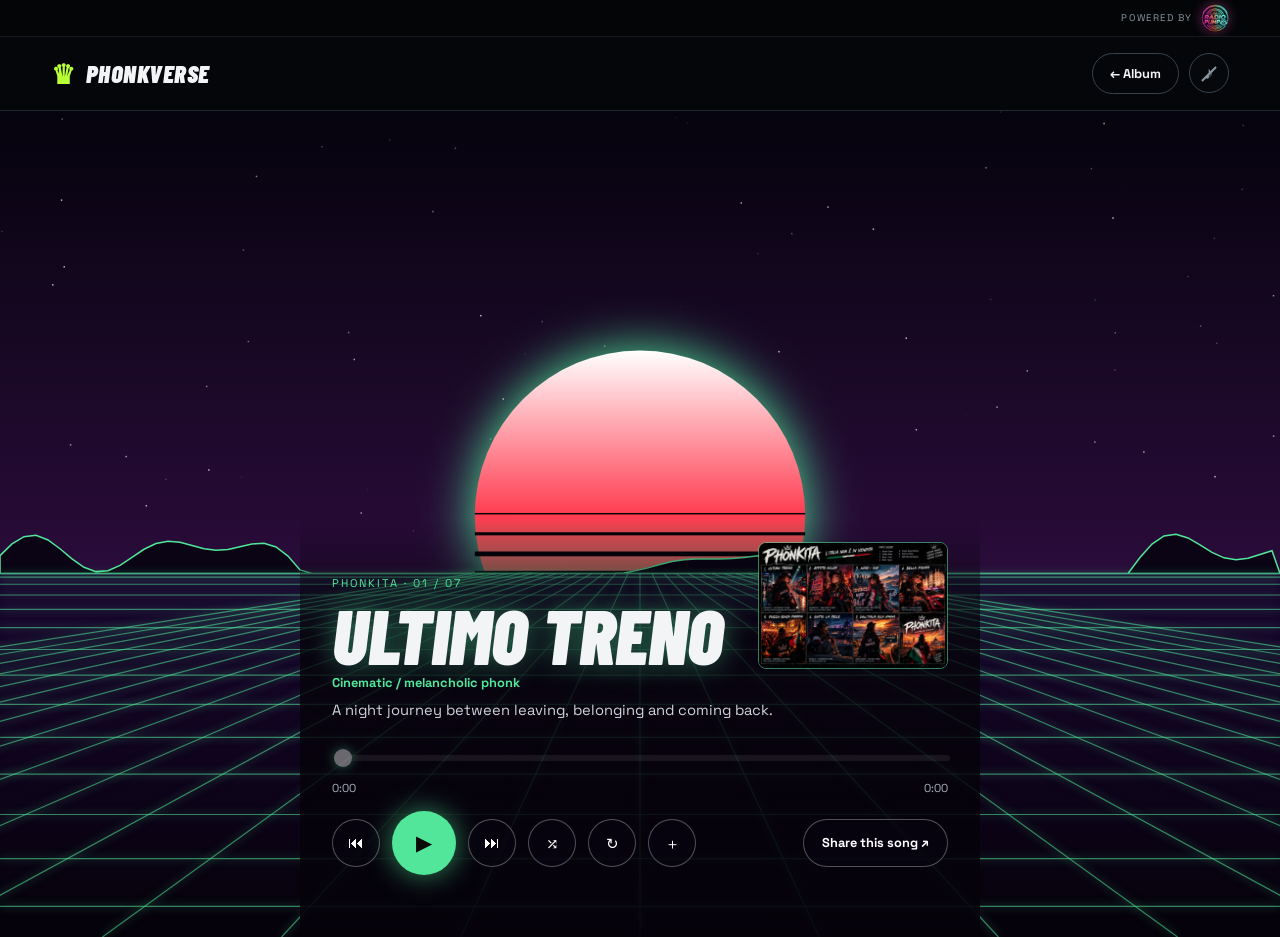
<file: song.html>
<!doctype html>
<html lang="en">
<head>
  <meta charset="utf-8">
  <meta name="viewport" content="width=device-width, initial-scale=1, viewport-fit=cover">
  <title>Song — PHONKVERSE</title>
  <meta property="og:site_name" content="PHONKVERSE"><meta property="og:type" content="music.song">
    <link rel="icon" href="favicon.ico" sizes="48x48">
  <link rel="icon" href="assets/icons/icon.svg" type="image/svg+xml">
  <link rel="apple-touch-icon" href="assets/icons/apple-touch-icon.png">
  <link rel="manifest" href="manifest.webmanifest">
  <meta name="theme-color" content="#07090c">
  <meta name="mobile-web-app-capable" content="yes">
  <meta name="apple-mobile-web-app-capable" content="yes">
  <meta name="apple-mobile-web-app-title" content="PHONKVERSE">
  <meta name="apple-mobile-web-app-status-bar-style" content="black">
  <link rel="stylesheet" href="css/style.css?v=globe-14">
  <link rel="stylesheet" href="css/player.css?v=2">
  <link rel="stylesheet" href="css/song.css?v=2">
</head>
<body class="song-page">
  <div class="powered-bar">
    <a class="powered-by" href="https://radiopumpo.github.io" target="_blank" rel="noopener" aria-label="Powered by Radio Pumpo">
      <span>Powered by</span><img src="assets/images/radiopumpo-logo.jpg" alt="Radio Pumpo" width="28" height="28" decoding="async">
    </a>
  </div>
  <header class="site-header">
    <a class="brand" href="index.html" aria-label="PHONKVERSE home"><span class="brand-mark">♛</span><span>PHONKVERSE</span></a>
    <a class="header-cta" id="back-link" href="index.html#albums">← Album</a>
  </header>
  <main class="song">
    <canvas id="synth" aria-hidden="true"></canvas>
    <div class="song-panel">
      <div class="song-head">
        <div class="song-head-text">
          <p class="song-kicker"><span id="song-album">PHONKVERSE</span> · <span id="song-num">01 / 07</span></p>
          <h1 id="song-title">Loading…</h1>
        </div>
        <a class="song-art" id="song-art" href="index.html#albums" title="View album">
          <img id="song-art-img" alt="" width="1536" height="1024" decoding="async">
          <span class="eq" aria-hidden="true"><i></i><i></i><i></i><i></i></span>
        </a>
      </div>
      <p class="song-mood" id="song-mood"></p>
      <p class="song-desc" id="song-desc"></p>

      <div class="timeline">
        <input id="seek" type="range" min="0" max="1000" value="0" step="1" aria-label="Song timeline" disabled>
        <div class="times"><span id="t-cur">0:00</span><span id="t-dur">0:00</span></div>
      </div>
      <div class="transport">
        <button id="prev" type="button" aria-label="Previous song">⏮</button>
        <button id="play" type="button" class="play" aria-label="Play">▶</button>
        <button id="next" type="button" aria-label="Next song">⏭</button>
        <button id="shuffle" type="button" class="opt" aria-pressed="false" aria-label="Shuffle">⤮</button>
        <button id="repeat" type="button" class="opt" data-mode="off" aria-label="Repeat: off">↻</button>
        <button id="song-menu" type="button" class="opt" data-pv="menu" data-start="" aria-label="Add to queue or playlist">＋</button>
        <button id="share" type="button" class="share">Share this song ↗</button>
      </div>
      <button id="song-nowchip" type="button" class="song-chip" hidden></button>
      <p class="song-status" id="song-status" role="status" aria-live="polite"></p>
    </div>
  </main>
  <script src="js/main.js"></script>
  <script type="module" src="js/shell/index.js"></script>
  <script src="js/bgm.js"></script>
  <script src="js/pwa.js"></script>
</body>
</html>
</file>
<file: css/style.css>
@import url('https://fonts.googleapis.com/css2?family=Barlow+Condensed:wght@400;500;600;700;800;900&family=Space+Grotesk:wght@400;500;600;700&display=swap');
:root{--bg:#07090c;--panel:#0d1117;--line:#27313c;--text:#f3f4f6;--muted:#aab2bd;--lime:#b8ff38;--green:#00e8a2;--red:#ff4b42;--gold:#ffc23c;--max:1240px}
*{box-sizing:border-box}html{scroll-behavior:smooth;scroll-padding-top:90px}body{margin:0;background:var(--bg);color:var(--text);font-family:"Space Grotesk",Arial,sans-serif;line-height:1.55}a{color:inherit;text-decoration:none}button{font:inherit}.site-header{height:74px;display:flex;align-items:center;justify-content:space-between;padding:0 clamp(18px,4vw,58px);border-bottom:1px solid #222a32;background:rgba(5,7,10,.94);position:sticky;top:0;z-index:20;backdrop-filter:blur(14px)}.brand{display:flex;align-items:center;gap:10px;font-family:"Barlow Condensed",sans-serif;font-weight:900;font-style:italic;letter-spacing:.02em;font-size:1.55rem;white-space:nowrap}.brand-mark{font-size:1.7rem;color:var(--lime);font-style:normal}.primary-nav{display:flex;gap:clamp(16px,3vw,38px);font-size:.78rem;text-transform:uppercase;letter-spacing:.1em;color:#c4c9d0}.primary-nav a{padding:27px 0;position:relative}.primary-nav a:hover,.primary-nav a.active{color:var(--lime)}.primary-nav a.active:after{content:"";position:absolute;bottom:17px;left:0;right:0;height:2px;background:var(--lime)}.header-cta{border:1px solid #39434e;border-radius:30px;padding:10px 17px;font-size:.8rem;font-weight:700}.header-cta span{color:var(--lime);margin-left:8px}.menu-toggle{display:none;background:none;border:1px solid var(--line);color:white;border-radius:8px;padding:8px 10px}.hero{min-height:600px;position:relative;display:grid;place-items:center;overflow:hidden;isolation:isolate;background:radial-gradient(ellipse at 50% 44%,#18262a 0,#0b1017 38%,#08090c 75%)}.hero:before,.hero:after{content:"";position:absolute;z-index:-2;top:0;bottom:0;width:38%;opacity:.8;background:linear-gradient(180deg,transparent,#090b10 96%),radial-gradient(ellipse at 50% 25%,#a72f24 0,transparent 62%)}.hero:before{left:0;background-color:#121923}.hero:after{right:0;background-color:#211218}.hero-backdrop{position:absolute;inset:0;z-index:-3;background-image:linear-gradient(90deg,rgba(5,7,10,.1),rgba(5,7,10,.7) 35%,rgba(5,7,10,.7) 65%,rgba(5,7,10,.1)),url('../assets/images/home-concept.png');background-size:cover;background-position:center 42%;opacity:.24;filter:saturate(1.2)}.hero-content{position:relative;z-index:2;text-align:center;padding:100px 20px 90px;max-width:850px}.eyebrow{display:flex;align-items:center;gap:10px;text-transform:uppercase;letter-spacing:.17em;font-size:.68rem;font-weight:700;color:#c7d0d5}.eyebrow-line{display:inline-block;width:24px;height:2px;background:var(--lime)}.hero-content .eyebrow{justify-content:center}.hero h1{font-family:"Barlow Condensed",Impact,sans-serif;font-size:clamp(4.3rem,12vw,9.5rem);font-weight:900;letter-spacing:-.055em;line-height:.83;margin:25px 0 18px;text-shadow:0 7px 38px #000}.hero h1 span{color:#fff}.hero-tagline{font-family:"Barlow Condensed",sans-serif;font-size:clamp(1.4rem,3vw,2.4rem);font-weight:800;letter-spacing:.04em;margin:0}.hero-tagline em{font-style:normal;color:var(--lime)}.hero-copy{color:#c2cbd0;margin:15px 0 27px}.hero-actions{display:flex;gap:12px;justify-content:center;flex-wrap:wrap}.button{display:inline-flex;align-items:center;justify-content:center;gap:16px;border-radius:28px;padding:13px 21px;font-size:.85rem;font-weight:700;transition:transform .2s,box-shadow .2s}.button:hover{transform:translateY(-2px)}.button-lime{background:var(--lime);color:#11180a;box-shadow:0 0 28px #a8ff3825}.button-lime:hover{box-shadow:0 0 32px #a8ff3860}.button-ghost{border:1px solid #6b747e;background:#0b0e13a8}.hero-bottom-note{position:absolute;bottom:22px;left:0;right:0;text-align:center;font-size:.65rem;letter-spacing:.17em;color:#b9c3c9}.pulse-dot{display:inline-block;width:7px;height:7px;border-radius:50%;background:var(--lime);margin-right:9px;box-shadow:0 0 12px var(--lime)}.note-divider{margin:0 10px;color:var(--lime)}.globe-stage{position:absolute;z-index:-1;width:min(46vw,470px);aspect-ratio:1;left:50%;top:48%;transform:translate(-50%,-50%);pointer-events:none}.globe-halo{position:absolute;inset:-8%;border-radius:50%;background:radial-gradient(circle,transparent 50%,#12f8b533 61%,transparent 72%);filter:blur(8px)}.globe{position:absolute;inset:0;border-radius:50%;overflow:hidden;background:radial-gradient(circle at 30% 25%,#6effd4 0,#147d77 8%,#103f4c 24%,#071521 56%,#02060b 72%);box-shadow:inset -35px -15px 70px #000, inset 10px 0 25px #a2ffe344,0 0 34px #19ffd333;border:1px solid #5bffcc70;animation:rotate-globe 36s linear infinite}.globe:before{content:"";position:absolute;inset:-20%;background:repeating-linear-gradient(90deg,transparent 0 12%,#74ffe51c 12.2% 12.6%,transparent 12.8% 24%),repeating-linear-gradient(0deg,transparent 0 14%,#74ffe51c 14.2% 14.6%,transparent 14.8% 28%);border-radius:50%;transform:rotate(-17deg);mask-image:radial-gradient(ellipse,#000 44%,transparent 70%)}.globe-grid{position:absolute;inset:0;background:repeating-linear-gradient(0deg,transparent 0 13%,#57f5cb24 13.2% 13.6%,transparent 13.8% 27%),repeating-linear-gradient(90deg,transparent 0 17%,#57f5cb28 17.2% 17.6%,transparent 17.8% 34%);border-radius:50%;transform:scaleX(.55);animation:rotate-grid 18s linear infinite}.globe-shine{position:absolute;inset:0;background:linear-gradient(110deg,transparent 20%,#9affdf19 38%,transparent 55%),radial-gradient(circle at 35% 20%,#e5fff844,transparent 27%)}.globe-point{position:absolute;width:7px;height:7px;background:#c8ff56;border-radius:50%;box-shadow:0 0 13px 4px #b7ff536b}.point-one{top:32%;left:32%}.point-two{top:56%;left:63%}.point-three{top:43%;left:76%}.point-four{top:69%;left:41%}@keyframes rotate-globe{to{transform:rotate(360deg)}}@keyframes rotate-grid{to{transform:scaleX(.55) rotate(360deg)}}.hero-side{position:absolute;top:15%;z-index:1;display:flex;flex-direction:column;gap:18px;align-items:center;font-family:"Barlow Condensed",sans-serif;font-weight:900;font-size:1.25rem;letter-spacing:.08em;text-align:center;max-width:190px}.hero-side-left{left:5%}.hero-side-right{right:5%}.side-flag{width:45px;height:26px;display:block;box-shadow:0 0 20px #0008}.flag-italy{background:linear-gradient(90deg,#009246 0 33.3%,#fff 33.3% 66.6%,#ce2b37 66.6%)}.flag-spain{background:linear-gradient(180deg,#aa151b 0 25%,#f1bf00 25% 75%,#aa151b 75%)}.section{max-width:var(--max);margin:0 auto;padding:78px clamp(18px,4vw,50px)}.ecosystem-section{display:grid;grid-template-columns:220px 1fr;gap:35px;align-items:start}.section-intro h2{font-family:"Barlow Condensed",sans-serif;font-size:clamp(2rem,3.3vw,3.2rem);line-height:.98;text-transform:uppercase;margin:16px 0}.section-intro h2 span{color:var(--lime)}.section-intro>p:not(.eyebrow){font-size:.88rem;color:var(--muted)}.text-link{display:inline-flex;gap:12px;align-items:center;color:var(--lime);font-size:.75rem;font-weight:700;text-transform:uppercase;letter-spacing:.09em;margin-top:16px}.feature-grid{display:grid;grid-template-columns:repeat(5,minmax(0,1fr));gap:12px}.feature-card{min-width:0;position:relative;border:1px solid var(--line);background:linear-gradient(180deg,#10151c,#090c11);border-radius:9px;overflow:hidden;padding:0 15px 18px;transition:transform .2s,border-color .2s}.feature-card:hover{transform:translateY(-4px);border-color:#7da65c}.feature-art{height:115px;margin:0 -15px 13px;display:grid;place-items:center;overflow:hidden;position:relative;background:radial-gradient(circle at 50% 50%,#194d4b,#0c1720 65%,#080a0e)}.feature-art:after{content:"";position:absolute;inset:0;background:linear-gradient(180deg,transparent,#0c1016)}.art-globe{background:radial-gradient(circle,#b3ff49 0 1%,#0c8b78 2%,#10343b 28%,#07090d 70%)}.mini-orbit{width:85px;height:85px;border:1px solid #91ffd9;border-radius:50%;box-shadow:0 0 20px #00ffb544;transform:rotateX(60deg)}.art-identity{background:radial-gradient(circle at 50% 25%,#bd4d35,#271b31 60%,#0b0d13)}.avatar-symbol{font-size:4rem;color:#ffd7c3;text-shadow:0 0 25px #ff714c}.art-create{background:radial-gradient(circle,#5b251b,#120e12 70%)}.waveform{font-size:2rem;color:#ff8a3d;letter-spacing:-.15em}.art-connect{background:radial-gradient(circle,#46306a,#10101d 70%)}.crew-symbol{font-size:1.5rem;color:#ff8b66;letter-spacing:.1em}.art-progress{background:radial-gradient(circle,#38581b,#0c120e 70%)}.trophy-symbol{font-size:3.5rem;color:var(--lime)}.feature-icon{font-size:1.25rem;color:var(--lime)}.feature-card h3{font-family:"Barlow Condensed",sans-serif;text-transform:uppercase;font-size:1.25rem;margin:5px 0}.feature-card p{font-size:.75rem;color:#b2bbc5;margin:0}.card-arrow{display:block;color:var(--lime);margin-top:8px}.albums-section{display:grid;grid-template-columns:190px 1fr 1fr;gap:18px;align-items:stretch;padding-top:20px}.albums-intro h2{font-size:clamp(2.2rem,4vw,3.7rem)}.album-card{min-height:285px;border:1px solid #38404a;border-radius:10px;position:relative;overflow:hidden;display:flex;align-items:flex-end;isolation:isolate}.album-card-bg{position:absolute;inset:0;z-index:-2;background-size:cover;background-position:center;transition:transform .5s}.album-card:hover .album-card-bg{transform:scale(1.05)}.album-card:after{content:"";position:absolute;inset:0;z-index:-1;background:linear-gradient(0deg,#050609 0%,#050609d9 25%,transparent 100%)}.album-italy .album-card-bg{background-image:linear-gradient(120deg,#005c3b55,#090b1088),url('../assets/images/phonkita-album-board.png'),linear-gradient(120deg,#12352c,#28151c)}.album-spain .album-card-bg{background-image:linear-gradient(120deg,#a6151c44,#090b1088),url('../assets/images/phonkazo-album-board.png'),linear-gradient(120deg,#57221c,#28151c)}.album-card-content{padding:24px;width:100%}.album-kicker{font-size:.62rem;letter-spacing:.16em;color:#d3d7dc}.album-card h3{font-family:"Barlow Condensed",sans-serif;font-size:clamp(2.5rem,4vw,4rem);line-height:.9;margin:9px 0;text-shadow:0 3px 12px #000}.album-card p{font-size:.82rem;font-weight:700;letter-spacing:.1em}.album-italy .album-card p{color:#a8ffc6}.album-spain .album-card p{color:#ffca54}.album-flag{display:block;width:36px;height:21px;margin:15px 0}.album-button{display:inline-flex;gap:24px;border:1px solid #8c949e;border-radius:22px;padding:8px 14px;font-size:.75rem;background:#050609aa}.album-button b{color:var(--lime)}.community-banner{position:relative;overflow:hidden;text-align:center;padding:80px 20px 90px;background:radial-gradient(ellipse at 50% 120%,#4b221a,#0a0d12 62%);border-top:1px solid #222b33}.community-banner:before{content:"";position:absolute;inset:0;opacity:.14;background-image:linear-gradient(0deg,#000,transparent),url('../assets/images/home-concept.png');background-size:cover;background-position:center 80%;z-index:0}.community-banner>*{position:relative}.community-banner>.eyebrow{justify-content:center}.community-banner h2{font-family:"Barlow Condensed",sans-serif;text-transform:uppercase;font-size:clamp(2.6rem,6vw,5.5rem);line-height:.9;margin:20px 0}.community-banner h2 em{font-style:normal;color:var(--lime)}.community-banner>p:not(.eyebrow){color:var(--muted)}.community-banner .button{margin-top:15px}.community-note{margin-top:44px;font-size:.7rem;letter-spacing:.2em;color:#c3c9cf}.community-note span{color:var(--lime)}.site-footer{display:flex;align-items:center;justify-content:space-between;gap:18px;padding:25px clamp(18px,4vw,58px);border-top:1px solid #222a32;color:#aeb6bf;font-size:.72rem}.site-footer p{margin:0}.footer-motto{letter-spacing:.12em}.album-hero{position:relative;min-height:460px;display:flex;align-items:center;overflow:hidden;padding:65px max(calc((100vw - 1140px)/2),24px);isolation:isolate;background:#10131a}.album-hero-art{position:absolute;inset:0;z-index:-2;background-image:url('../assets/images/phonkita-album-board.png');background-size:cover;background-position:center 30%;opacity:.58}.spain-theme .album-hero-art{background-image:url('../assets/images/phonkazo-album-board.png')}.album-hero-shade{position:absolute;inset:0;z-index:-1;background:linear-gradient(90deg,#07090cf5 0%,#07090cce 42%,#07090c44 100%),linear-gradient(0deg,#07090c 0%,transparent 45%)}.album-hero-content{max-width:620px}.back-link{display:inline-block;font-size:.75rem;color:#c2c9d1;margin-bottom:28px}.album-hero h1{font-family:"Barlow Condensed",sans-serif;font-size:clamp(4.5rem,11vw,8.5rem);line-height:.8;letter-spacing:-.04em;margin:18px 0;text-shadow:0 4px 30px #000}.album-slogan{font-weight:800;letter-spacing:.12em;font-size:clamp(1rem,2.5vw,1.6rem);color:var(--accent,var(--lime))}.album-lede{max-width:510px;color:#d0d5db}.album-edition{position:absolute;right:25px;bottom:25px;font-size:.65rem;letter-spacing:.17em;color:#d0d5db}.italy-theme{--accent:#52e69a}.spain-theme{--accent:#ffc43b}.album-details{display:grid;grid-template-columns:minmax(210px,.7fr) minmax(0,1.5fr);gap:60px}.album-about h2,.tracklist-heading h2,.other-album-cta h2{font-family:"Barlow Condensed",sans-serif;text-transform:uppercase;font-size:2.5rem;line-height:.95;margin:15px 0}.album-about>p:not(.eyebrow){color:var(--muted);font-size:.9rem}.tag-list{display:flex;gap:7px;flex-wrap:wrap;margin:20px 0}.tag-list span{border:1px solid #38414b;border-radius:20px;padding:5px 10px;font-size:.65rem;color:#cbd2d9}.album-about blockquote{border-left:2px solid var(--accent);margin:30px 0;padding:3px 0 3px 17px;font-family:"Barlow Condensed",sans-serif;font-size:1.5rem;font-style:italic}.album-about cite{display:block;font-size:.8rem;color:var(--muted);margin-top:8px}.tracklist-heading{display:flex;align-items:end;justify-content:space-between;border-bottom:1px solid var(--line);padding-bottom:15px;margin-bottom:5px}.tracklist-heading h2{margin-bottom:0}.tracklist-heading h2 span{font-family:"Space Grotesk",sans-serif;font-size:.8rem;font-weight:400;color:var(--muted)}.tracklist-stamp{text-align:center;border:1px solid var(--accent);color:var(--accent);font-size:.6rem;letter-spacing:.15em;padding:8px;transform:rotate(4deg)}.track-row{display:grid;grid-template-columns:28px 54px minmax(0,1fr) 35px;gap:13px;align-items:center;padding:12px 0;border-bottom:1px solid #202831}.track-number{font-family:"Barlow Condensed",sans-serif;font-size:1.2rem;color:#89929c}.track-art{width:54px;height:54px;display:grid;place-items:center;background:linear-gradient(135deg,#3c1722,#f05b36 48%,#111924);border:1px solid #46505b;border-radius:4px;font-family:"Barlow Condensed",sans-serif;font-size:1.2rem;font-weight:800;color:#fff;text-shadow:0 2px 8px #000}.track-art-2{background:linear-gradient(135deg,#45121b,#b72337,#0c0d13)}.track-art-3{background:linear-gradient(135deg,#102e36,#4c7185,#c85c3d)}.track-art-4{background:linear-gradient(135deg,#1b1822,#b38c3f,#16171c)}.track-art-5{background:linear-gradient(135deg,#e96b28,#5c1d20,#16151b)}.track-art-6{background:linear-gradient(135deg,#091524,#2e4058,#a65c64)}.track-art-7{background:linear-gradient(135deg,#102d38,#f28d44,#4e1b1b)}.track-info h3{font-size:.92rem;margin:0 0 2px}.track-mood{font-size:.67rem;color:var(--accent);margin:0 0 3px}.track-desc{font-size:.72rem;color:var(--muted);margin:0}.track-action{width:32px;height:32px;border-radius:50%;border:1px solid #5a6570;color:var(--accent);background:transparent;cursor:pointer}.track-action:hover{background:var(--accent);color:#101010}.track-note{font-size:.72rem;color:#8d98a3;margin-top:16px}.other-album-cta{display:flex;align-items:center;justify-content:space-between;gap:24px;padding:45px max(calc((100vw - 1140px)/2),24px);border-top:1px solid var(--line);background:linear-gradient(100deg,#111720,#0b0d11)}.other-album-cta h2{margin:12px 0}.other-album-cta p:not(.eyebrow){color:var(--muted);font-size:.85rem}.other-album-cta .eyebrow{color:var(--accent)}.footer-home{color:var(--accent)}.spain-theme .brand-mark,.spain-theme .primary-nav a.active{color:var(--gold)}.spain-theme .primary-nav a.active:after{background:var(--gold)}.spain-theme .header-cta span{color:var(--gold)}
@media(max-width:900px){.primary-nav{gap:15px;font-size:.68rem}.header-cta{display:none}.ecosystem-section{grid-template-columns:1fr}.section-intro{max-width:600px}.feature-grid{grid-template-columns:repeat(3,minmax(0,1fr))}.albums-section{grid-template-columns:1fr 1fr}.albums-intro{grid-column:1/-1}.album-details{gap:30px}.hero-side{opacity:.45}.globe-stage{width:min(58vw,440px)}}
@media(max-width:640px){.site-header{height:64px;padding:0 16px}.brand{font-size:1.35rem}.menu-toggle{display:block}.primary-nav{display:none;position:absolute;top:63px;left:0;right:0;background:#080a0e;padding:12px 20px 20px;border-bottom:1px solid var(--line);flex-direction:column;gap:0}.primary-nav.open{display:flex}.primary-nav a{padding:12px 0}.primary-nav a.active:after{bottom:5px;right:auto;width:28px}.hero{min-height:590px}.hero-content{padding:100px 18px 105px}.hero h1{font-size:clamp(4rem,19vw,7rem)}.hero-side{top:8%;font-size:.8rem;max-width:100px}.hero-side-left{left:4%}.hero-side-right{right:4%}.side-flag{width:32px;height:19px}.globe-stage{width:82vw;top:43%;opacity:.75}.hero-bottom-note{font-size:.52rem;letter-spacing:.09em;padding:0 8px}.section{padding:54px 18px}.feature-grid{grid-template-columns:repeat(2,minmax(0,1fr));gap:9px}.feature-card{padding:0 12px 15px}.feature-art{margin-left:-12px;margin-right:-12px;height:95px}.feature-card p{font-size:.72rem}.albums-section{grid-template-columns:1fr;padding-top:0}.albums-intro{grid-column:auto}.album-card{min-height:260px}.community-banner{padding:60px 18px}.site-footer{flex-wrap:wrap}.site-footer p{order:3;width:100%}.footer-motto{font-size:.58rem}.album-hero{min-height:470px;padding:45px 20px}.album-hero h1{font-size:clamp(4rem,18vw,6.2rem)}.album-hero-art{background-position:55% center;opacity:.48}.album-hero-shade{background:linear-gradient(90deg,#07090cf5,#07090cbf 75%),linear-gradient(0deg,#07090c 0%,transparent 60%)}.album-edition{font-size:.52rem;right:15px;bottom:15px}.album-details{grid-template-columns:1fr;gap:38px}.album-about h2,.tracklist-heading h2{font-size:2.1rem}.track-row{grid-template-columns:22px 46px minmax(0,1fr) 30px;gap:9px}.track-art{width:46px;height:46px}.track-info h3{font-size:.82rem}.track-desc{font-size:.67rem}.track-mood{font-size:.62rem}.track-action{width:29px;height:29px}.tracklist-heading{align-items:center}.tracklist-stamp{font-size:.5rem}.other-album-cta{padding:35px 20px;align-items:flex-start;flex-direction:column}.other-album-cta h2{font-size:2.2rem}}
@media(prefers-reduced-motion:reduce){html{scroll-behavior:auto}*,*::before,*::after{animation-duration:.01ms!important;animation-iteration-count:1!important;transition-duration:.01ms!important}}

/* Reference-led homepage revision: use the approved cinematic concept art as the hero. */
.hero.hero-reference{display:block;position:relative;min-height:0;height:auto;aspect-ratio:1199/555;padding:0;background:#050609;overflow:hidden}
.hero-reference .hero-reference-image{display:block;width:100%;height:100%;object-fit:cover;object-position:center top}
.hero-reference .hero-hotspot{position:absolute;top:83%;height:9%;border-radius:40px;display:block}
.hero-reference .hero-hotspot-explore{left:27%;width:24%}
.hero-reference .hero-hotspot-trailer{left:54%;width:19%}
.hero-reference .hero-hotspot:focus-visible{outline:3px solid var(--lime);outline-offset:3px}
.albums-section{padding-top:34px}
.albums-intro{align-self:center}
.album-card{min-height:300px}
.community-banner{background-image:url('../assets/images/community-reference.webp');background-size:cover;background-position:center;background-repeat:no-repeat}
.community-banner:before{background:linear-gradient(0deg,#050609bb,#05060933);opacity:.65}
@media(max-width:640px){
 .hero.hero-reference{aspect-ratio:1199/650;min-height:0}
 .hero-reference .hero-reference-image{object-fit:cover;object-position:center}
 .hero-reference .hero-hotspot{top:81%;height:10%}
 .hero-reference .hero-hotspot-explore{left:20%;width:34%}
 .hero-reference .hero-hotspot-trailer{left:57%;width:27%}
 .albums-section{padding-top:24px}
}


/* Hero image reliability fix: reserve real space and keep the artwork visible. */
.hero.hero-reference {
  display: block;
  position: relative;
  width: 100%;
  height: auto;
  min-height: 0;
  aspect-ratio: 1199 / 555;
  padding: 0;
  overflow: hidden;
  background: #080a10;
}
.hero-reference .hero-reference-image {
  display: block;
  width: 100%;
  height: auto;
  aspect-ratio: 1199 / 555;
  object-fit: cover;
  object-position: center;
}
.hero-reference .hero-reference-image.hero-fallback {
  width: 100%;
  height: 100%;
  object-fit: cover;
}
.hero-reference .hero-hotspot {
  top: 83%;
  height: 9%;
}
@media (max-width: 640px) {
  .hero.hero-reference { aspect-ratio: 4 / 3; }
  .hero-reference .hero-reference-image {
    width: 100%;
    height: 100%;
    aspect-ratio: auto;
    object-fit: cover;
    object-position: center;
  }
  .hero-reference .hero-hotspot { top: 81%; height: 10%; }
}


/* Cross-browser animated globe overlay.
   Keep the artwork as the base layer; animate a high-contrast grid above it. */
.hero.hero-reference { position: relative; isolation: isolate; }
.hero-reference .hero-reference-image { position: relative; z-index: 0; }
.hero-reference .hero-globe-motion {
  position: absolute; z-index: 3; left: 50%; top: 4%;
  width: min(34vw, 430px); aspect-ratio: 1 / 1;
  transform: translateX(-50%); border: 1px solid rgba(126,255,224,.62);
  border-radius: 50%; overflow: hidden; pointer-events: none; opacity: .88;
  mix-blend-mode: screen;
  background: radial-gradient(circle at 32% 26%,rgba(125,255,222,.15),transparent 36%),
              radial-gradient(circle at 62% 68%,rgba(0,8,18,.18),rgba(0,0,0,.48) 72%);
  box-shadow: inset -30px -12px 42px rgba(0,0,0,.38),
              inset 12px 0 28px rgba(122,255,226,.2),
              0 0 12px rgba(48,255,214,.38), 0 0 34px rgba(48,255,214,.2);
}
.hero-globe-longitudes {
  position: absolute; inset: -8% -4%; border-radius: 50%;
  background: repeating-linear-gradient(90deg,transparent 0 10.8%,
    rgba(133,255,229,.48) 11.1% 11.7%,transparent 12% 22%);
  transform-origin: center; animation: hero-globe-spin 14s linear infinite;
}
.hero-globe-longitudes::before,.hero-globe-longitudes::after {
  content: ""; position: absolute; inset: 0 23%;
  border: 1px solid rgba(132,255,225,.65); border-radius: 50%;
}
.hero-globe-longitudes::after { inset: 0 40%; border-color: rgba(132,255,225,.52); }
.hero-globe-latitude {
  position: absolute; z-index: 1; left: 1%; right: 1%; top: 36%; height: 28%;
  border: 1px solid rgba(132,255,225,.58); border-radius: 50%;
  box-shadow: 0 0 8px rgba(85,255,220,.12);
}
.hero-globe-latitude-two { top: 20%; height: 60%; }
.hero-globe-sweep {
  position: absolute; z-index: 2; inset: -1%; border-radius: 50%;
  background: conic-gradient(from 0deg,transparent 0deg 220deg,
    rgba(123,255,222,.03) 238deg,rgba(123,255,222,.32) 275deg,
    rgba(255,93,73,.2) 296deg,transparent 320deg 360deg);
  animation: hero-globe-spin 9s linear infinite;
}
@keyframes hero-globe-spin { to { transform: rotate(360deg); } }
@media (max-width: 900px) {
  .hero-reference .hero-globe-motion { width: min(42vw,360px); top: 3%; opacity: .74; }
}
@media (max-width: 640px) {
  .hero-reference .hero-globe-motion { width: 58%; top: 7%; opacity: .55; }
}
@media (prefers-reduced-motion: reduce) {
  .hero-globe-longitudes,.hero-globe-sweep { animation: none; }
}


/* ===== World stage: scroll-driven hero + live WebGL globe =====
   JS only sets --p (0→1 scroll progress); everything below is pure CSS choreography. */
html { scroll-behavior: smooth; }
.world-scroll { position: relative; height: 240vh; background: #06080b; }
.world-sticky {
  --p: 0; position: sticky; top: 0; height: 100vh; height: 100svh; min-height: 600px; overflow: hidden; isolation: isolate;
  background: #06080b;
}
.world-sky { position: absolute; inset: 0; z-index: -2; pointer-events: none;
  background: radial-gradient(ellipse 70% 45% at 50% 100%, rgba(255,92,28,.55), transparent 70%),
              radial-gradient(ellipse 45% 40% at 12% 40%, rgba(255,76,49,.30), transparent 70%),
              radial-gradient(ellipse 45% 40% at 88% 40%, rgba(255,120,30,.30), transparent 70%),
              linear-gradient(180deg, #05070b 0%, #130a12 45%, #2a0f0c 100%); }
/* Characters: the approved hero art, masked to each side and parted outward by scroll. */
.avatar-art { position: absolute; inset: 0; z-index: 1; pointer-events: none; will-change: transform;
  background: url("../assets/images/home-hero-reference.webp") no-repeat; background-size: cover; background-position: center bottom; }
.avatar-art-italy { -webkit-mask-image: linear-gradient(90deg,#000 0,#000 27%,transparent 38%); mask-image: linear-gradient(90deg,#000 0,#000 27%,transparent 38%);
  transform: translate3d(calc(var(--p) * -14vw),0,0); opacity: calc(1 - var(--p) * .9); }
.avatar-art-spain { -webkit-mask-image: linear-gradient(270deg,#000 0,#000 27%,transparent 38%); mask-image: linear-gradient(270deg,#000 0,#000 27%,transparent 38%);
  transform: translate3d(calc(var(--p) * 14vw),0,0); opacity: calc(1 - var(--p) * .9); }
.world-title { position: absolute; z-index: 5; left: 50%; top: 50%; text-align: center; pointer-events: none;
  transform: translate(-50%, calc(-50% - var(--p) * 8vh)) scale(calc(1 - var(--p) * .25)); opacity: calc(1.15 - var(--p) * 2.4); width: min(92vw, 760px); }
.world-title .crown { display: block; font-size: clamp(36px,6vw,64px); line-height: 1; text-shadow: 0 0 24px rgba(255,255,255,.4); }
.world-title h1 { margin: 0; font-family: "Barlow Condensed", Impact, sans-serif; font-style: italic; font-weight: 900; line-height: .85;
  font-size: clamp(3.2rem, 11vw, 9rem); letter-spacing: -.03em; text-shadow: 0 6px 40px #000, 0 0 40px rgba(0,0,0,.7); transform: skewX(-4deg); }
.world-title .tagline { margin: 8px 0 14px; font-family: "Barlow Condensed", sans-serif; font-style: italic; font-weight: 700; font-size: clamp(1rem,2.4vw,1.7rem); letter-spacing: .04em; text-shadow: 0 2px 14px #000; }
.world-title .pillars { display: flex; justify-content: center; gap: 12px; margin: 0 0 20px; font-size: clamp(.6rem,1.2vw,.78rem); letter-spacing: .18em; text-transform: uppercase; text-shadow: 0 1px 8px #000; }
.world-title .pillars i { color: var(--lime); font-style: normal; }
.enter-cta { pointer-events: auto; }
.world-topline,.world-bottomline { position: absolute; left: 4vw; right: 4vw; z-index: 8; display: flex; justify-content: space-between; gap: 20px; color: #aab3b7; font-size: 10px; letter-spacing: .19em; pointer-events: none; }
.world-topline { top: 90px; } .world-bottomline { bottom: 22px; }
.world-topline span:last-child,.world-bottomline span:last-child { color: var(--lime); }

.globe-stage { pointer-events: auto; opacity: 1; /* override legacy hero rule (pointer-events:none; opacity:.75 on phones) */ position: absolute; z-index: 3; left: 50%; top: 50%; width: min(86vh, 70vw, 880px); aspect-ratio: 1; transform: translate(-50%, -50%); }
#phonkverse-globe { position: absolute; inset: 0; display: block; width: 100%; height: 100%; cursor: grab; outline: none;
  touch-action: pan-y; /* vertical swipes still scroll the page on phones; horizontal swipes spin the globe */
  -webkit-tap-highlight-color: transparent; -webkit-user-select: none; user-select: none; }
#phonkverse-globe:active { cursor: grabbing; } #phonkverse-globe:focus-visible { outline: 2px solid var(--lime); outline-offset: -4px; border-radius: 50%; }
.globe-markers { position: absolute; inset: 0; pointer-events: none; }
.globe-pin { position: absolute; left: 0; top: 0; width: 48px; height: 48px; padding: 0; border: 0; background: none; cursor: pointer; pointer-events: none; color: #fff;
  will-change: transform, opacity; -webkit-tap-highlight-color: transparent; z-index: 2; }
.globe-pin .pin-dot { position: absolute; left: 50%; top: 50%; width: 12px; height: 12px; margin: -6px; border-radius: 50%; background: var(--c); box-shadow: 0 0 14px 4px var(--c); }
.globe-pin .pin-ring { position: absolute; left: 50%; top: 50%; width: 12px; height: 12px; margin: -6px; border-radius: 50%; border: 2px solid var(--c); animation: pin-ping 2.2s ease-out infinite; }
.globe-pin .pin-label { position: absolute; left: 50%; top: 100%; transform: translateX(-50%); margin-top: -4px; white-space: nowrap; padding: 3px 9px; border-radius: 3px;
  font: 800 11px/1 "Barlow Condensed", sans-serif; letter-spacing: .14em; background: rgba(5,8,11,.82); border: 1px solid var(--c); }
.globe-pin:hover .pin-label,.globe-pin.is-active .pin-label,.globe-pin:focus-visible .pin-label { background: var(--c); color: #071009; }
.globe-pin:focus-visible { outline: 2px solid var(--lime); border-radius: 50%; }
.tone-green { --c: #4ce0b1; } .tone-red { --c: #ff6a4d; } .tone-lime { --c: #caff3b; }
@keyframes pin-ping { 0% { transform: scale(1); opacity: .9; } 100% { transform: scale(4.2); opacity: 0; } }
.globe-fallback { display: none; position: absolute; inset: 6%; border-radius: 50%;
  background: url("../assets/images/home-hero-reference.webp") 50% 38% / 190% auto no-repeat; box-shadow: 0 0 80px rgba(60,255,200,.2); }
.no-webgl .globe-fallback { display: block; } .no-webgl #phonkverse-globe,.no-webgl .globe-markers { display: none; }

.globe-hud { position: absolute; z-index: 8; top: 128px; left: 50%; transform: translateX(-50%); white-space: nowrap; display: flex; align-items: center; gap: 8px; color: #c5d4d4; font-size: 9px; letter-spacing: .16em; pointer-events: none; }
.hud-dot { width: 6px; height: 6px; border-radius: 50%; background: #caff3b; box-shadow: 0 0 12px #caff3b; animation: blink 1.6s infinite; }
@keyframes blink { 50% { opacity: .35; } }
#globe-coordinates { opacity: .6; margin-left: 9px; min-width: 9.5em; text-align: left; font-variant-numeric: tabular-nums; }
.globe-controls { position: absolute; z-index: 8; right: 4vw; top: 50%; transform: translateY(-50%); display: flex; flex-direction: column; gap: 8px; }
.globe-controls button { width: 40px; height: 40px; color: #e8f7f2; background: rgba(4,9,13,.78); border: 1px solid rgba(164,255,226,.36); border-radius: 50%; font-size: 16px; cursor: pointer; backdrop-filter: blur(8px); -webkit-backdrop-filter: blur(8px); touch-action: manipulation; }
.globe-controls button:hover { background: #caff3b; color: #080b0d; }
.globe-hint { position: absolute; z-index: 8; left: 50%; bottom: 58px; transform: translateX(-50%); color: rgba(217,231,228,.7); font-size: 9px; letter-spacing: .14em; white-space: nowrap; pointer-events: none; }

.poi-card a { display: inline-flex; gap: 14px; align-items: center; color: #d1ff43; font-size: 11px; letter-spacing: .07em; text-transform: uppercase; padding: 6px 0; }
.poi-card { position: absolute; z-index: 9; left: 50%; bottom: 96px; width: min(340px, 90vw); transform: translate(-50%, 12px); padding: 22px; border: 1px solid rgba(202,255,59,.45); background: rgba(6,10,13,.93);
  box-shadow: 0 16px 55px rgba(0,0,0,.5); opacity: 0; visibility: hidden; transition: .25s ease; backdrop-filter: blur(14px); -webkit-backdrop-filter: blur(14px); }
.poi-card.is-open { opacity: 1; visibility: visible; transform: translate(-50%, 0); }
.poi-kicker { color: #caff3b; font-size: 9px; letter-spacing: .15em; } .poi-card h3 { color: #fff; font-size: 22px; margin: 12px 0 8px; } .poi-card p { color: #c0cbcd; font-size: 12px; line-height: 1.6; }
.poi-close { position: absolute; top: 4px; right: 6px; width: 40px; height: 40px; border: 0; background: none; color: #fff; font-size: 24px; cursor: pointer; }

@media (max-width: 800px) {
  .world-scroll { height: 220vh; }
  .world-topline { top: 76px; font-size: 8px; } .world-hud,.globe-hud { top: 104px; font-size: 7px; }
  .globe-stage { width: min(118vw, 74svh); top: 47%; }
  .avatar-art { background-size: auto 62%; background-position: 0 100%; }
  .avatar-art-italy { -webkit-mask-image: linear-gradient(90deg,#000 0,#000 30%,transparent 52%); mask-image: linear-gradient(90deg,#000 0,#000 30%,transparent 52%); }
  .avatar-art-spain { background-position: 100% 100%; -webkit-mask-image: linear-gradient(270deg,#000 0,#000 30%,transparent 52%); mask-image: linear-gradient(270deg,#000 0,#000 30%,transparent 52%); }
  .world-title { top: 26%; } .world-title .pillars { display: none; }
  .globe-controls { flex-direction: row; top: auto; right: 4vw; bottom: 168px; transform: none; }
  .globe-controls button { width: 44px; height: 44px; }
  .globe-hint { bottom: 44px; font-size: 7px; }
  .poi-card { bottom: 150px; } .world-bottomline { bottom: 12px; font-size: 7px; }
}
@media (prefers-reduced-motion: reduce) { html { scroll-behavior: auto; } .globe-pin .pin-ring,.hud-dot { animation: none; } .poi-card { transition: none; } }

/* ===== Track player ===== */
.track-row { position: relative; }
.track-row::after { content: ""; position: absolute; left: 0; bottom: -1px; height: 2px; width: var(--prog, 0%); background: var(--accent); transition: width .25s linear; }
.track-row.is-playing .track-info h3 { color: var(--accent); }
.track-action { font-size: .7rem; touch-action: manipulation; -webkit-tap-highlight-color: transparent; }
.track-row.is-playing .track-action { background: var(--accent); color: #101010; }

/* ===== Mobile / iPhone fixes for the world stage ===== */
.globe-stage::before { content: ""; position: absolute; inset: 7%; border-radius: 50%; z-index: -1; background: radial-gradient(circle, #04070b 0 70%, transparent 71%); } /* opaque backing: art can never show through the globe */
@media (max-width: 800px) {
  .avatar-art { background-size: auto 42%; opacity: .85; }
  .avatar-art-italy { -webkit-mask-image: linear-gradient(90deg,#000 0,#000 22%,transparent 46%); mask-image: linear-gradient(90deg,#000 0,#000 22%,transparent 46%); }
  .avatar-art-spain { -webkit-mask-image: linear-gradient(270deg,#000 0,#000 22%,transparent 46%); mask-image: linear-gradient(270deg,#000 0,#000 22%,transparent 46%); }
  .world-title { top: 22%; } .world-title .enter-cta { display: none; } .world-title .crown { font-size: 30px; }
  .world-title h1 { font-size: clamp(2.6rem, 14vw, 4.4rem); }
  .globe-stage { width: min(104vw, 66svh); top: 57%; }
  .globe-hud { top: 100px; }
  }

/* ===== Background-music toggle (injected by js/bgm.js into the header) ===== */
.header-end { display: flex; align-items: center; gap: 10px; }
.bgm-toggle { position: relative; width: 40px; height: 40px; border-radius: 50%; border: 1px solid #39434e; background: rgba(8,10,14,.6); color: var(--lime); font-size: 1.1rem; line-height: 1; cursor: pointer; touch-action: manipulation; -webkit-tap-highlight-color: transparent; }
.bgm-toggle:hover { background: var(--lime); color: #0b0d11; }
.bgm-toggle:not(.is-off) { box-shadow: 0 0 14px rgba(202,255,59,.35); }
.bgm-toggle.is-off { color: #8d98a3; }
.bgm-toggle.is-off::after { content: ""; position: absolute; left: 9px; right: 9px; top: 50%; height: 2px; background: currentColor; transform: rotate(-45deg); }
.bgm-toggle[hidden] { display: none; }

/* ===== "Powered by" badge (top-right, above the header; scrolls away) ===== */
.powered-bar { display: flex; justify-content: flex-end; padding: 4px clamp(18px,4vw,58px); background: #030507; border-bottom: 1px solid #141a20; }
.powered-by { display: inline-flex; align-items: center; gap: 8px; color: #8d98a3; font-size: .6rem; letter-spacing: .16em; text-transform: uppercase; transition: color .2s; }
.powered-by img { display: block; width: 28px; height: 28px; border-radius: 50%; box-shadow: 0 0 12px rgba(255,90,200,.35); transition: transform .25s, box-shadow .25s; }
.powered-by:hover { color: #fff; } .powered-by:hover img { transform: scale(1.1) rotate(-4deg); box-shadow: 0 0 16px rgba(80,255,220,.55); }
.powered-by:focus-visible { outline: 2px solid var(--lime); outline-offset: 3px; border-radius: 6px; }

/* ===== Coming-soon chapters (data in js/upcoming.js) ===== */
.tone-soon { --c: #b9a3ff; }
.globe-pin.is-soon .pin-dot { opacity: .85; } .globe-pin.is-soon .pin-label::after { content: " · SOON"; opacity: .7; }

/* ===== "Many voices" grid (live albums + coming-soon chapters; see js/voices.js) ===== */
.voices-section { display: grid; grid-template-columns: minmax(190px, 230px) minmax(0, 1fr); gap: clamp(18px, 3vw, 36px); align-items: start; padding-top: 34px; }
.voices-grid { display: grid; grid-template-columns: repeat(auto-fill, minmax(250px, 1fr)); gap: 16px; }
.voices-grid .album-card, .voices-grid .soon-card { min-height: 300px; }
.voices-grid .album-card { background: #07090c; }
.voices-grid .album-card-content .album-kicker { text-shadow: 0 1px 8px #000; }
.soon-card { position: relative; display: flex; align-items: flex-end; border: 1px dashed color-mix(in srgb, var(--c) 55%, #2a323b); border-radius: 10px; overflow: hidden;
  background: radial-gradient(circle at 85% 0%, color-mix(in srgb, var(--c) 18%, transparent), transparent 60%), rgba(8,11,15,.75); }
.soon-body { padding: 24px; }
.soon-card h3 { margin: 9px 0; font-family: "Barlow Condensed", sans-serif; font-size: clamp(2.5rem, 4vw, 4rem); line-height: .9; color: var(--c); }
.soon-card p { margin: 0; color: #aeb7c0; font-size: .85rem; line-height: 1.55; }
.soon-card .album-kicker { color: #d3d7dc; }
.soon-badge { position: absolute; top: 16px; right: 16px; padding: 3px 8px; border: 1px solid var(--c); border-radius: 3px; color: var(--c); font-size: .55rem; letter-spacing: .16em; }
@media (max-width: 900px) { .voices-section { grid-template-columns: 1fr; } .voices-section .albums-intro { max-width: 600px; } }
@media (max-width: 640px) { .voices-grid { grid-template-columns: 1fr; } .voices-grid .album-card, .voices-grid .soon-card { min-height: 250px; } }

/* ===== Phonkami (Japan) ===== */
.japan-theme { --accent: #ff4d6d; }
.japan-theme .album-hero-art { background-image: url('../assets/images/phonkami-album-board.jpg'); }
.flag-japan { background: radial-gradient(circle at 50% 50%, #bc002d 0 32%, #fff 34%); }
.tone-pink { --c: #ff4d6d; }

/* ===== Phonkssons (Sweden) & Phonkov (Russia) ===== */
.sweden-theme { --accent: #ffcf3a; } .russia-theme { --accent: #e63946; }
.sweden-theme .album-hero-art { background-image: url('../assets/images/phonkssons-album-board.jpg'); }
.russia-theme .album-hero-art { background-image: url('../assets/images/phonkov-album-board.jpg'); }
.flag-sweden { background: linear-gradient(90deg, transparent 30%, #ffcf3a 30% 44%, transparent 44%), linear-gradient(180deg, transparent 40%, #ffcf3a 40% 60%, transparent 60%), #1f5fbf; }
.flag-russia { background: linear-gradient(180deg, #fff 0 33%, #1f5fbf 33% 66%, #d52b1e 66%); }
.tone-gold { --c: #ffcf3a; } .tone-crimson { --c: #e63946; }

/* ===== Phonké (France), Phonkdon (England), Phonkhan (India & Pakistan) ===== */
.france-theme { --accent: #4d8dff; } .england-theme { --accent: #b44dff; } .indpak-theme { --accent: #ff8f1f; }
.france-theme .album-hero-art { background-image: url('../assets/images/phonke-album-board.jpg'); }
.england-theme .album-hero-art { background-image: url('../assets/images/phonkdon-album-board.jpg'); }
.indpak-theme .album-hero-art { background-image: url('../assets/images/phonkhan-album-board.jpg'); }
.flag-france { background: linear-gradient(90deg, #1f4fd8 0 33%, #fff 33% 66%, #e63946 66%); }
.flag-england { background: linear-gradient(90deg, transparent 42%, #d52b1e 42% 58%, transparent 58%), linear-gradient(180deg, transparent 42%, #d52b1e 42% 58%, transparent 58%), #fff; }
.flag-indpak { background: linear-gradient(90deg, transparent 50%, #0b6b3a 50%), linear-gradient(180deg, #ff9933 0 33%, #fff 33% 66%, #138808 66%); }
.tone-blue { --c: #4d8dff; } .tone-violet { --c: #b44dff; } .tone-saffron { --c: #ff8f1f; }
</file>
<file: css/player.css>
/* Persistent player (dock), library sheet, track menu, toast and the small buttons injected into pages. Works with js/shell + js/ui. */
#pv-dock, #pv-library, #pv-menu, #pv-toast { --accent: var(--lime); font-family: "Space Grotesk", Arial, sans-serif; }
html.pv-loading { cursor: progress; }
html.pv-lib-open { overflow: hidden; }
html.pv-has-dock body { padding-bottom: calc(68px + env(safe-area-inset-bottom)); }

/* ---- dock ---- */
#pv-dock { position: fixed; left: 0; right: 0; bottom: 0; z-index: 900; display: grid; grid-template-columns: minmax(0, 1fr) auto auto auto; align-items: center; gap: 14px;
  padding: 9px clamp(12px, 3vw, 28px) calc(9px + env(safe-area-inset-bottom)); background: rgba(7,9,12,.94); border-top: 1px solid var(--line); -webkit-backdrop-filter: blur(14px); backdrop-filter: blur(14px); }
#pv-dock[hidden] { display: none; }
.dock-seek, #pv-dock input[type=range] { -webkit-appearance: none; appearance: none; background: transparent; cursor: pointer; --fill: 0%; }
.dock-seek { position: absolute; left: 0; right: 0; top: -9px; width: 100%; height: 18px; margin: 0; touch-action: pan-y; }
.dock-seek::-webkit-slider-runnable-track { height: 3px; background: linear-gradient(90deg, var(--accent) var(--fill), rgba(255,255,255,.16) var(--fill)); }
.dock-seek::-moz-range-track { height: 3px; background: rgba(255,255,255,.16); } .dock-seek::-moz-range-progress { height: 3px; background: var(--accent); }
.dock-seek::-webkit-slider-thumb { -webkit-appearance: none; width: 12px; height: 12px; margin-top: -4.5px; border-radius: 50%; background: #fff; }
.dock-seek::-moz-range-thumb { width: 12px; height: 12px; border: 0; border-radius: 50%; background: #fff; } .dock-seek:disabled { opacity: .4; cursor: default; }
.dock-track { display: flex; align-items: center; gap: 12px; min-width: 0; color: inherit; text-decoration: none; }
.dock-art { width: 48px; height: 32px; border-radius: 5px; object-fit: cover; flex: none; background: #151a21; }
.dock-meta { display: flex; flex-direction: column; min-width: 0; line-height: 1.25; } .dock-title { font-size: .86rem; white-space: nowrap; overflow: hidden; text-overflow: ellipsis; } .dock-sub { font-size: .68rem; color: var(--muted); white-space: nowrap; overflow: hidden; text-overflow: ellipsis; }
.dock-controls { display: flex; align-items: center; gap: 4px; }
#pv-dock button { min-width: 40px; height: 40px; border: 0; border-radius: 50%; background: transparent; color: #e8edf2; font-size: 1rem; cursor: pointer; touch-action: manipulation; -webkit-tap-highlight-color: transparent; }
#pv-dock button:hover { background: rgba(255,255,255,.08); }
#pv-dock .dock-play { width: 46px; height: 46px; background: var(--accent); color: #0b0d11; } #pv-dock .dock-play:hover { background: var(--accent); filter: brightness(1.1); }
#pv-dock .dock-opt { color: #8d98a3; font-size: .95rem; } #pv-dock .dock-opt[aria-pressed=true], #pv-dock .dock-opt[data-mode=all], #pv-dock .dock-opt[data-mode=one] { color: var(--accent); }
#pv-dock .dock-opt[data-mode=one]::after { content: "1"; font-size: .55rem; vertical-align: super; }
.dock-time { font-size: .7rem; color: var(--muted); font-variant-numeric: tabular-nums; white-space: nowrap; }
.dock-lib { position: relative; } .dock-count { position: absolute; top: 2px; right: 0; min-width: 16px; padding: 0 4px; border-radius: 8px; background: var(--accent); color: #0b0d11; font-size: .6rem; line-height: 16px; } .dock-count:empty { display: none; }
@media (max-width: 640px) { #pv-dock { grid-template-columns: minmax(0, 1fr) auto auto; gap: 6px; } .dock-time, #pv-dock .dock-opt { display: none; } }

/* ---- library sheet ---- */
#pv-library[hidden], #pv-menu[hidden] { display: none; }
#pv-library { position: fixed; inset: 0; z-index: 1000; }
.lib-backdrop { position: absolute; inset: 0; background: rgba(3,5,8,.72); -webkit-backdrop-filter: blur(3px); backdrop-filter: blur(3px); }
.lib-sheet { position: absolute; left: 0; right: 0; bottom: 0; max-height: 88svh; height: 88svh; display: flex; flex-direction: column; background: #0a0e13; border-top: 1px solid var(--line); border-radius: 16px 16px 0 0; box-shadow: 0 -20px 60px rgba(0,0,0,.6); padding-bottom: env(safe-area-inset-bottom); }
@media (min-width: 900px) { .lib-sheet { left: auto; top: 0; width: 460px; height: auto; max-height: none; border-radius: 0; border-top: 0; border-left: 1px solid var(--line); } }
.lib-head { display: flex; align-items: center; gap: 6px; padding: 10px 12px; border-bottom: 1px solid var(--line); }
.lib-tabs { display: flex; gap: 4px; overflow-x: auto; flex: 1; scrollbar-width: none; } .lib-tabs::-webkit-scrollbar { display: none; }
.lib-tab { flex: none; padding: 8px 13px; border: 1px solid transparent; border-radius: 20px; background: transparent; color: var(--muted); font: 600 .74rem "Space Grotesk", Arial, sans-serif; cursor: pointer; }
.lib-tab.on { color: #0b0d11; background: var(--accent); } .lib-tab:not(.on):hover { border-color: var(--line); color: #fff; }
.lib-close { width: 40px; height: 40px; border: 0; border-radius: 50%; background: transparent; color: #fff; font-size: 1.1rem; cursor: pointer; } .lib-close:hover { background: rgba(255,255,255,.08); }
.lib-body { flex: 1; overflow-y: auto; padding: 12px; -webkit-overflow-scrolling: touch; overscroll-behavior: contain; }
.lib-empty { color: var(--muted); font-size: .85rem; padding: 14px 4px; list-style: none; }
.lib-actions { display: flex; flex-wrap: wrap; gap: 8px; margin: 4px 0 12px; }
.lib-btn { padding: 9px 14px; border: 1px solid var(--line); border-radius: 20px; background: transparent; color: #e8edf2; font: 600 .74rem "Space Grotesk", Arial, sans-serif; cursor: pointer; touch-action: manipulation; }
.lib-btn:hover { border-color: var(--accent); } .lib-btn.on { border-color: var(--accent); color: var(--accent); } .lib-btn.primary { background: var(--accent); border-color: var(--accent); color: #0b0d11; } .lib-btn.danger:hover { border-color: #ff4b42; color: #ff4b42; } .lib-btn:disabled { opacity: .4; cursor: default; }
.lib-group { border: 1px solid var(--line); border-radius: 10px; margin-bottom: 8px; background: rgba(255,255,255,.02); }
.lib-group > summary { display: flex; align-items: center; justify-content: space-between; gap: 8px; padding: 6px 8px 6px 14px; cursor: pointer; list-style: none; min-height: 48px; } .lib-group > summary::-webkit-details-marker { display: none; }
.lib-group[open] > summary { border-bottom: 1px solid var(--line); } .lib-gname { font-weight: 600; font-size: .92rem; } .lib-gname em { font-style: normal; color: var(--muted); font-size: .72rem; margin-left: 6px; } .lib-gact { display: flex; }
.lib-group > .lib-actions { padding: 0 12px 4px; margin: 10px 0 6px; }
.lib-list { list-style: none; margin: 0; padding: 0; }
.lib-row { display: flex; align-items: center; gap: 4px; padding: 4px 6px 4px 8px; border-radius: 8px; } .lib-row:hover { background: rgba(255,255,255,.04); } .lib-row.is-current .lib-title b { color: var(--accent); } .lib-row.is-past { opacity: .5; }
.lib-title { flex: 1; min-width: 0; display: flex; flex-direction: column; line-height: 1.25; } .lib-title b { font-weight: 600; font-size: .86rem; overflow: hidden; text-overflow: ellipsis; white-space: nowrap; } .lib-title small { color: var(--muted); font-size: .68rem; }
.lib-play, .lib-icon { flex: none; min-width: 40px; height: 40px; border: 0; border-radius: 50%; background: transparent; color: #d5dbe2; font-size: .85rem; cursor: pointer; touch-action: manipulation; } .lib-play { color: var(--accent); }
.lib-play:hover, .lib-icon:hover { background: rgba(255,255,255,.08); }
.lib-shared { border: 1px solid var(--accent); border-radius: 10px; padding: 12px 14px 4px; margin-bottom: 12px; background: rgba(184,255,56,.05); }

/* ---- track menu + toast ---- */
#pv-menu { position: fixed; z-index: 1100; min-width: 220px; max-width: calc(100vw - 16px); padding: 6px; border: 1px solid var(--line); border-radius: 12px; background: #0e131a; box-shadow: 0 14px 40px rgba(0,0,0,.6); }
#pv-menu .menu-title { margin: 6px 10px 6px; color: var(--muted); font-size: .68rem; letter-spacing: .08em; text-transform: uppercase; max-width: 240px; overflow: hidden; text-overflow: ellipsis; white-space: nowrap; }
#pv-menu button, #pv-menu a { display: flex; justify-content: space-between; align-items: center; width: 100%; padding: 11px 12px; border: 0; border-radius: 8px; background: transparent; color: #e8edf2; font: 500 .86rem "Space Grotesk", Arial, sans-serif; text-align: left; text-decoration: none; cursor: pointer; } #pv-menu button:hover, #pv-menu a:hover { background: rgba(255,255,255,.07); } #pv-menu small { color: var(--muted); }
#pv-toast { position: fixed; left: 50%; bottom: calc(86px + env(safe-area-inset-bottom)); z-index: 1200; transform: translate(-50%, 16px); padding: 10px 18px; border-radius: 22px; background: #e8edf2; color: #0b0d11; font: 600 .8rem "Space Grotesk", Arial, sans-serif; opacity: 0; pointer-events: none; transition: .3s; max-width: calc(100vw - 32px); text-align: center; }
#pv-toast.show { opacity: 1; transform: translate(-50%, 0); }

/* ---- buttons injected into pages ---- */
.track-btns { display: flex; align-items: center; gap: 8px; }
.track-more { width: 34px; height: 34px; border: 1px solid var(--line); border-radius: 50%; background: transparent; color: #d5dbe2; font-size: .9rem; cursor: pointer; touch-action: manipulation; } .track-more:hover { border-color: var(--accent, var(--lime)); color: var(--accent, var(--lime)); }
.tracklist-actions, .intro-actions { display: flex; flex-wrap: wrap; gap: 10px; margin: 14px 0; }
.intro-actions { margin-top: 18px; }
.tracklist-actions .button, .intro-actions .button { cursor: pointer; font-family: inherit; }

/* ---- song page extras ---- */
.transport .opt { font-size: .95rem; } .transport .opt[aria-pressed=true], .transport .opt[data-mode=all], .transport .opt[data-mode=one] { color: var(--accent); border-color: var(--accent); }
.transport .opt[data-mode=one]::after { content: "1"; font-size: .55rem; vertical-align: super; }
.song-chip { display: inline-block; margin: 12px 0 0; padding: 7px 14px; border: 1px solid rgba(255,255,255,.25); border-radius: 18px; background: rgba(8,5,16,.7); color: #e8edf2; font-size: .75rem; cursor: pointer; max-width: 100%; overflow: hidden; text-overflow: ellipsis; white-space: nowrap; }
.song-chip:hover { border-color: var(--accent); color: var(--accent); } .song-chip[hidden] { display: none; }

/* ---- layout fixes for the extra track-row buttons ---- */
.track-row { grid-template-columns: 28px 54px minmax(0, 1fr) auto; }
.tracklist-actions .button-ghost, .intro-actions .button-ghost { color: var(--text); }
@media (max-width: 640px) { .track-row { grid-template-columns: 22px 46px minmax(0, 1fr) auto; } .track-btns { flex-direction: column; gap: 6px; } .track-more { width: 29px; height: 29px; } }
@media (max-width: 640px) { .lib-tab { padding: 8px 10px; font-size: .72rem; } }
</file>
<file: css/song.css>
.song-page { background: #05020a; }
.song { position: relative; min-height: calc(100svh - 74px); display: grid; align-items: end; overflow: hidden; isolation: isolate; }
#synth { position: absolute; inset: 0; width: 100%; height: 100%; z-index: -1; display: block; }
.song-panel { width: min(680px, 100%); margin: 0 auto; padding: 24px clamp(18px,4vw,32px) calc(34px + env(safe-area-inset-bottom));
  background: linear-gradient(180deg, transparent, rgba(5,2,10,.78) 28%, rgba(5,2,10,.92)); }
.song-kicker { margin: 0; color: var(--accent); font-size: .7rem; letter-spacing: .18em; }
.song-panel h1 { margin: 8px 0 4px; font-family: "Barlow Condensed", sans-serif; font-style: italic; font-weight: 900; text-transform: uppercase; line-height: .9; font-size: clamp(2.6rem, 9vw, 4.8rem); text-shadow: 0 0 28px color-mix(in srgb, var(--accent) 45%, transparent); }
.song-mood { margin: 0; color: var(--accent); font-size: .8rem; font-weight: 700; } .song-desc { margin: 6px 0 20px; color: #cfd3da; font-size: .92rem; }
.timeline { margin-bottom: 14px; }
#seek { -webkit-appearance: none; appearance: none; width: 100%; height: 28px; background: transparent; cursor: pointer; touch-action: pan-y; --fill: 0%; }
#seek::-webkit-slider-runnable-track { height: 6px; border-radius: 3px; background: linear-gradient(90deg, var(--accent) var(--fill), rgba(255,255,255,.18) var(--fill)); }
#seek::-moz-range-track { height: 6px; border-radius: 3px; background: rgba(255,255,255,.18); } #seek::-moz-range-progress { height: 6px; border-radius: 3px; background: var(--accent); }
#seek::-webkit-slider-thumb { -webkit-appearance: none; width: 18px; height: 18px; margin-top: -6px; border-radius: 50%; background: #fff; box-shadow: 0 0 12px var(--accent); }
#seek::-moz-range-thumb { width: 18px; height: 18px; border: 0; border-radius: 50%; background: #fff; box-shadow: 0 0 12px var(--accent); }
#seek:disabled { opacity: .4; } #seek:focus-visible { outline: 2px solid var(--lime); outline-offset: 2px; }
.times { display: flex; justify-content: space-between; font-size: .72rem; color: #aab2bd; font-variant-numeric: tabular-nums; }
.transport { display: flex; align-items: center; gap: 12px; flex-wrap: wrap; }
.transport button { min-width: 48px; height: 48px; border-radius: 50%; border: 1px solid rgba(255,255,255,.3); background: rgba(8,5,16,.7); color: #fff; font-size: 1rem; cursor: pointer; touch-action: manipulation; -webkit-tap-highlight-color: transparent; }
.transport button:disabled { opacity: .3; cursor: default; }
.transport .play { width: 64px; height: 64px; background: var(--accent); color: #0a0a0a; border: 0; font-size: 1.3rem; box-shadow: 0 0 28px color-mix(in srgb, var(--accent) 60%, transparent); }
.transport .share { margin-left: auto; width: auto; padding: 0 18px; border-radius: 28px; font-size: .8rem; font-weight: 700; }
.song-status { min-height: 1.3em; margin: 12px 0 0; font-size: .75rem; color: #ffcf7a; }
.track-link:hover,.track-link:focus-visible { color: var(--accent); text-decoration: underline; }
@media (max-width: 480px) { .transport .share { flex-basis: 100%; margin: 6px 0 0; height: 44px; } }

/* Album artwork: sits beside the title; pulses and shows an equaliser while the song plays */
.song-head { display: flex; align-items: flex-end; justify-content: space-between; gap: 18px; }
.song-head-text { min-width: 0; }
.song-art { position: relative; flex: 0 0 auto; width: clamp(120px, 24vw, 190px); aspect-ratio: 3 / 2; border-radius: 8px; overflow: hidden; margin-bottom: 4px;
  border: 1px solid color-mix(in srgb, var(--accent) 55%, transparent); box-shadow: 0 0 0 transparent; transition: box-shadow .4s, transform .3s; }
.song-art img { display: block; width: 100%; height: 100%; object-fit: cover; }
.song-art:hover { transform: translateY(-2px); }
.is-playing .song-art { animation: art-glow 2.4s ease-in-out infinite; }
@keyframes art-glow { 50% { box-shadow: 0 0 34px color-mix(in srgb, var(--accent) 70%, transparent); } }
.eq { position: absolute; right: 7px; bottom: 7px; display: none; gap: 2px; align-items: flex-end; height: 16px; padding: 4px 5px; border-radius: 4px; background: rgba(5,2,10,.7); box-sizing: content-box; }
.is-playing .eq { display: flex; }
.eq i { width: 3px; height: 100%; background: var(--accent); transform-origin: bottom; animation: eq 1s ease-in-out infinite; }
.eq i:nth-child(2) { animation-delay: -.3s; } .eq i:nth-child(3) { animation-delay: -.6s; } .eq i:nth-child(4) { animation-delay: -.15s; }
@keyframes eq { 0%,100% { transform: scaleY(.25); } 50% { transform: scaleY(1); } }
@media (prefers-reduced-motion: reduce) { .is-playing .song-art, .eq i { animation: none; } }
@media (max-width: 480px) { .song-head { flex-direction: column-reverse; align-items: flex-start; gap: 10px; } .song-art { width: 150px; } }
</file>
